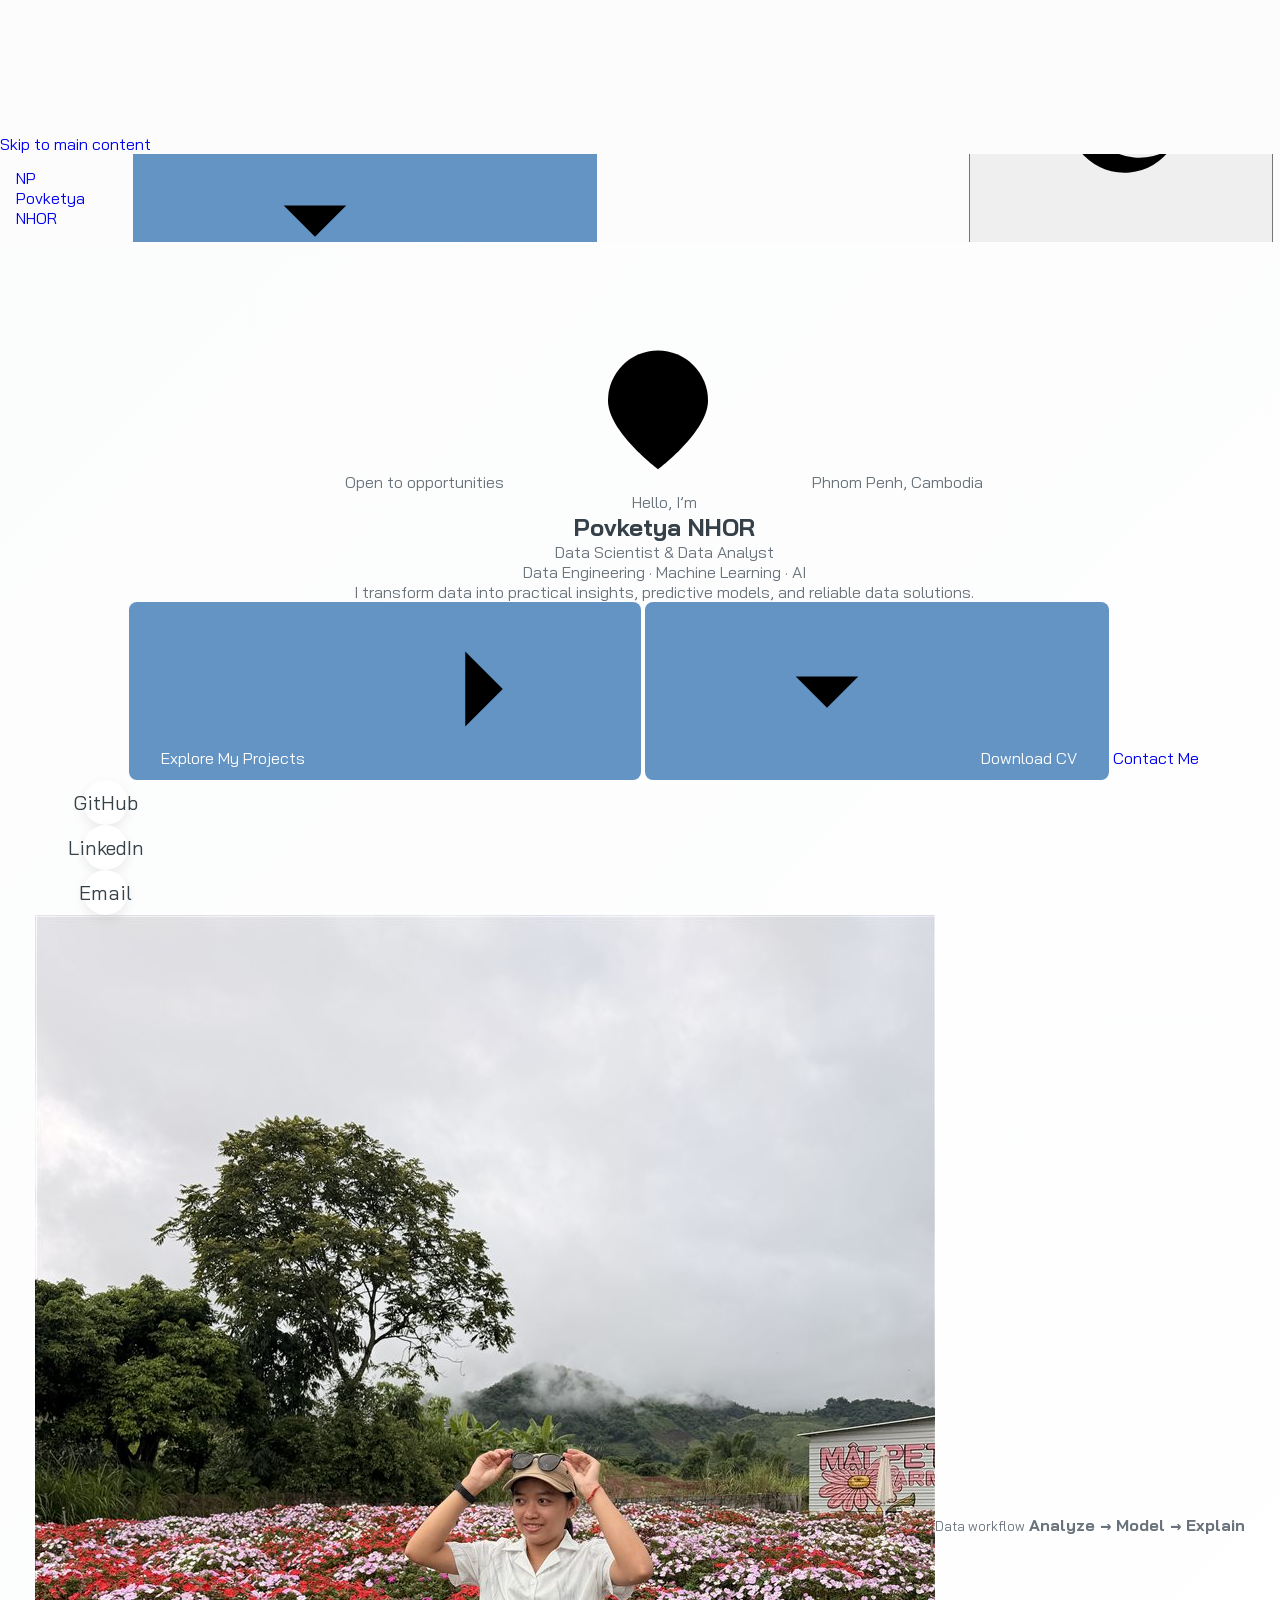
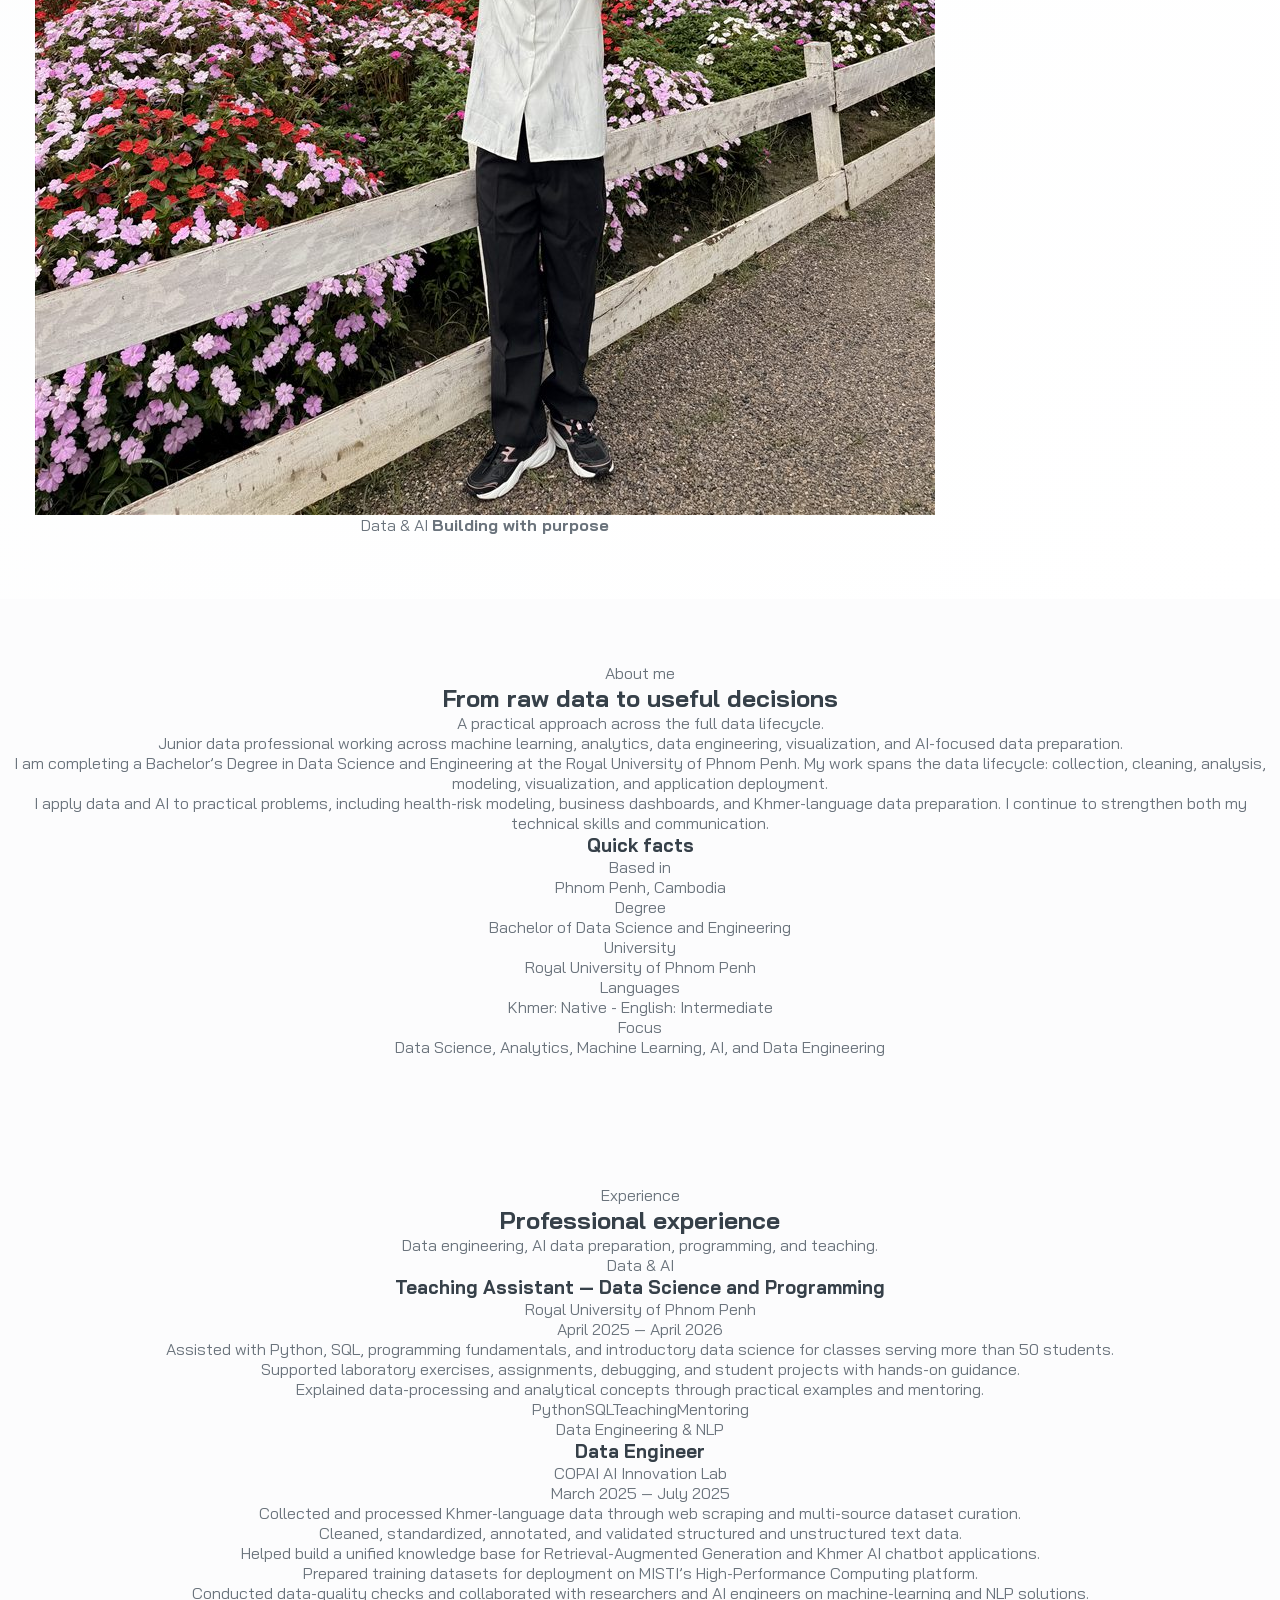
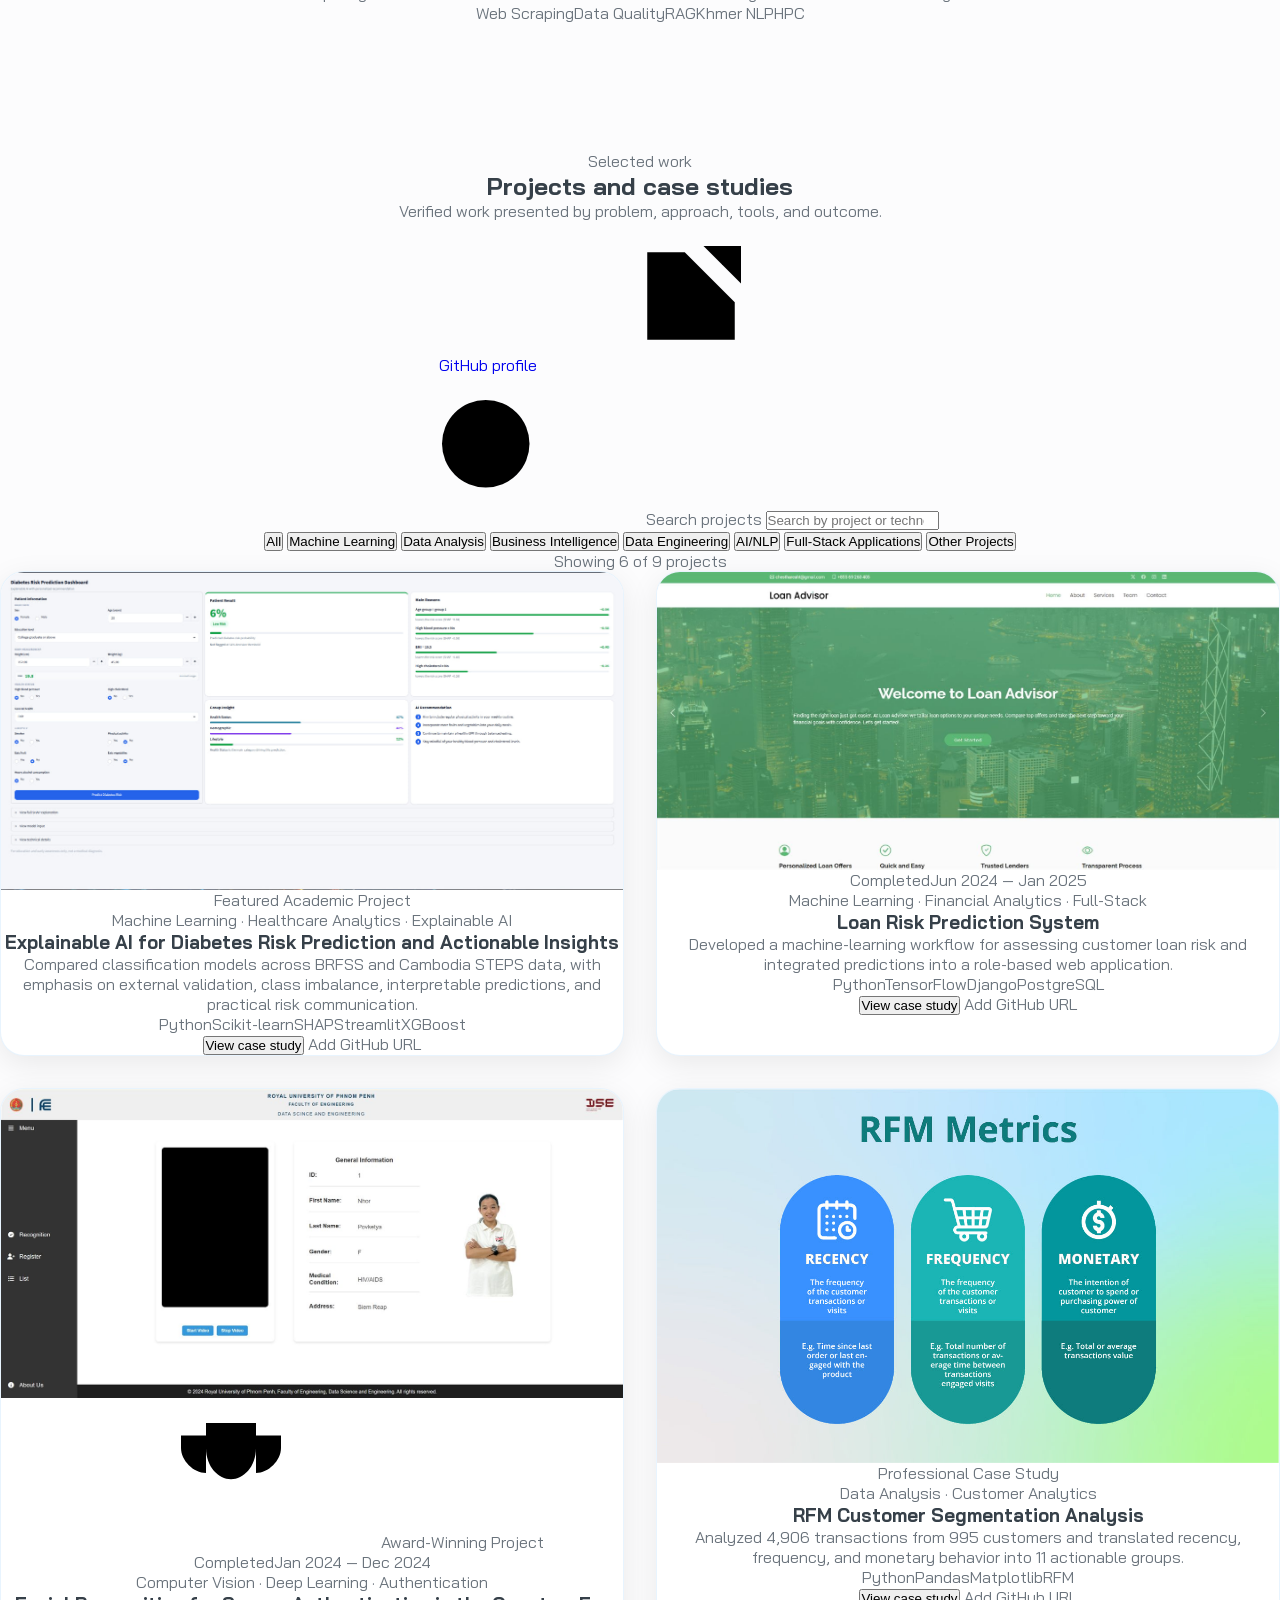
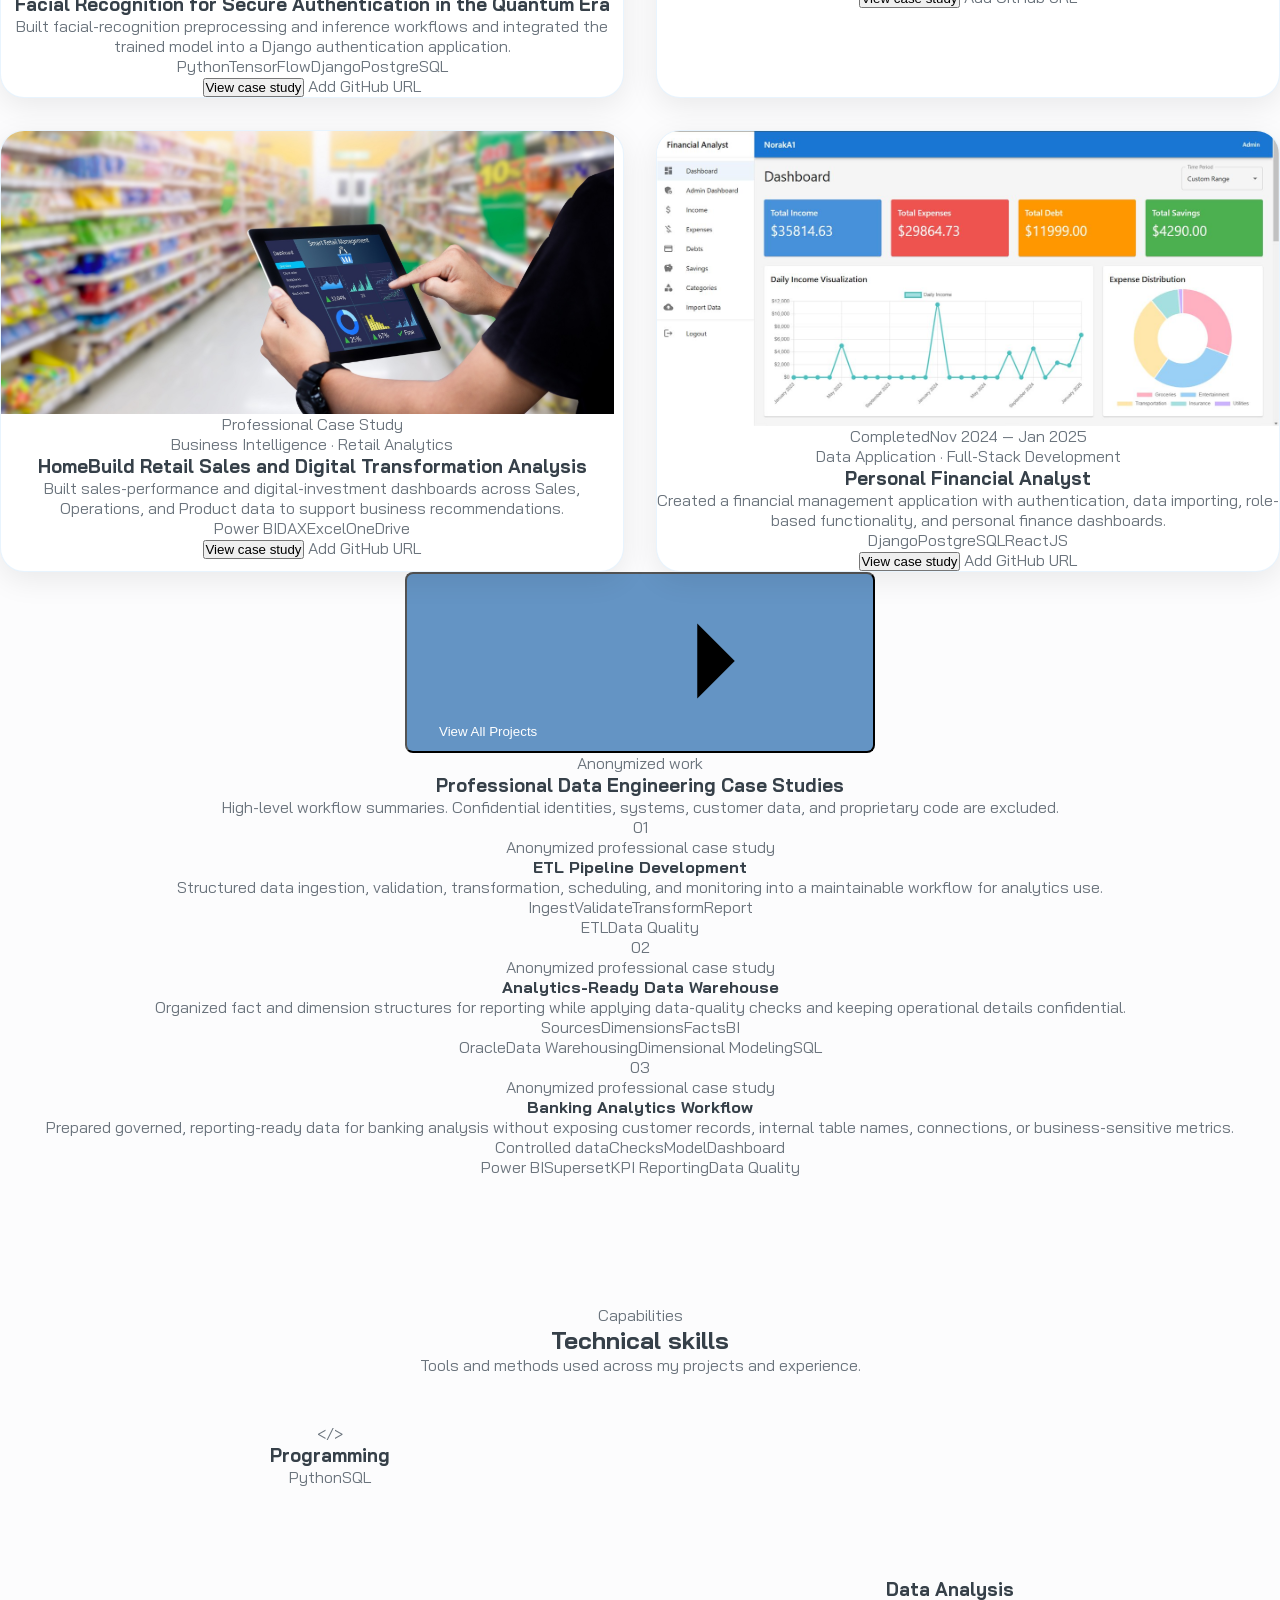
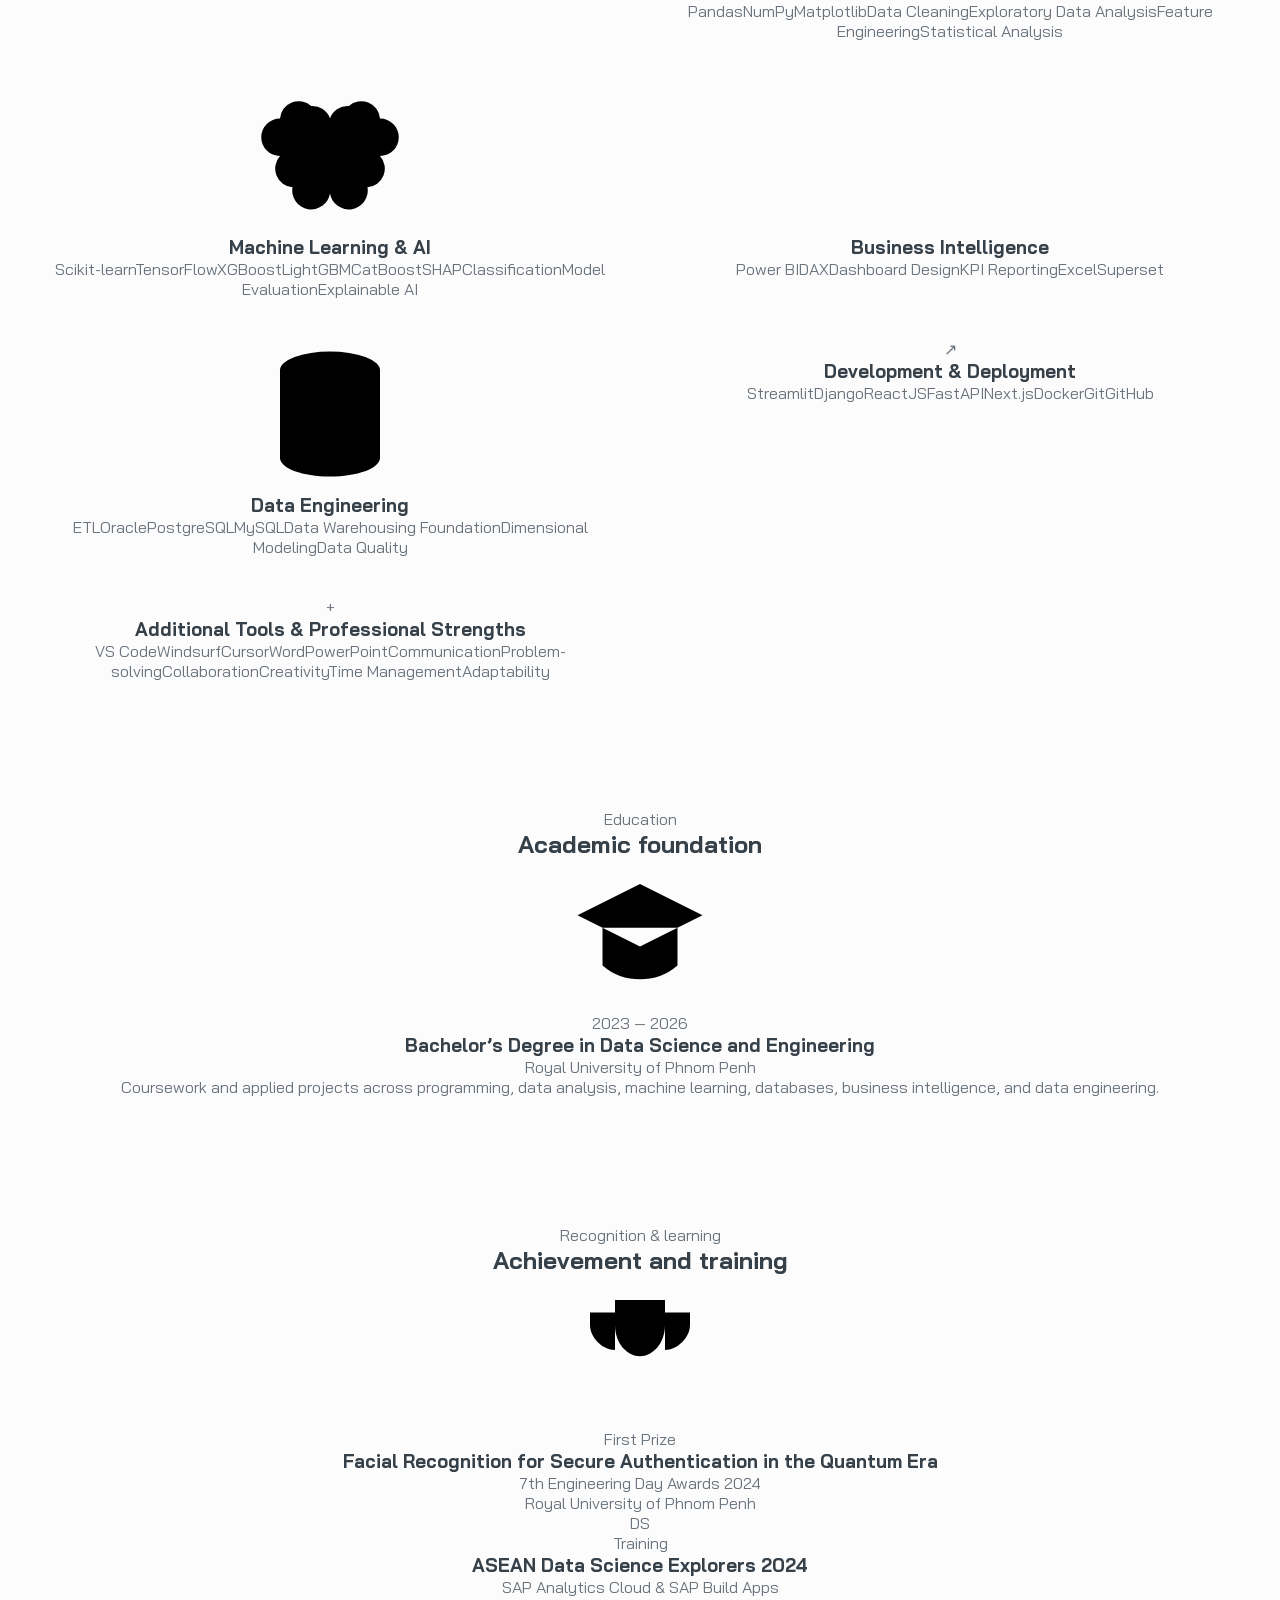
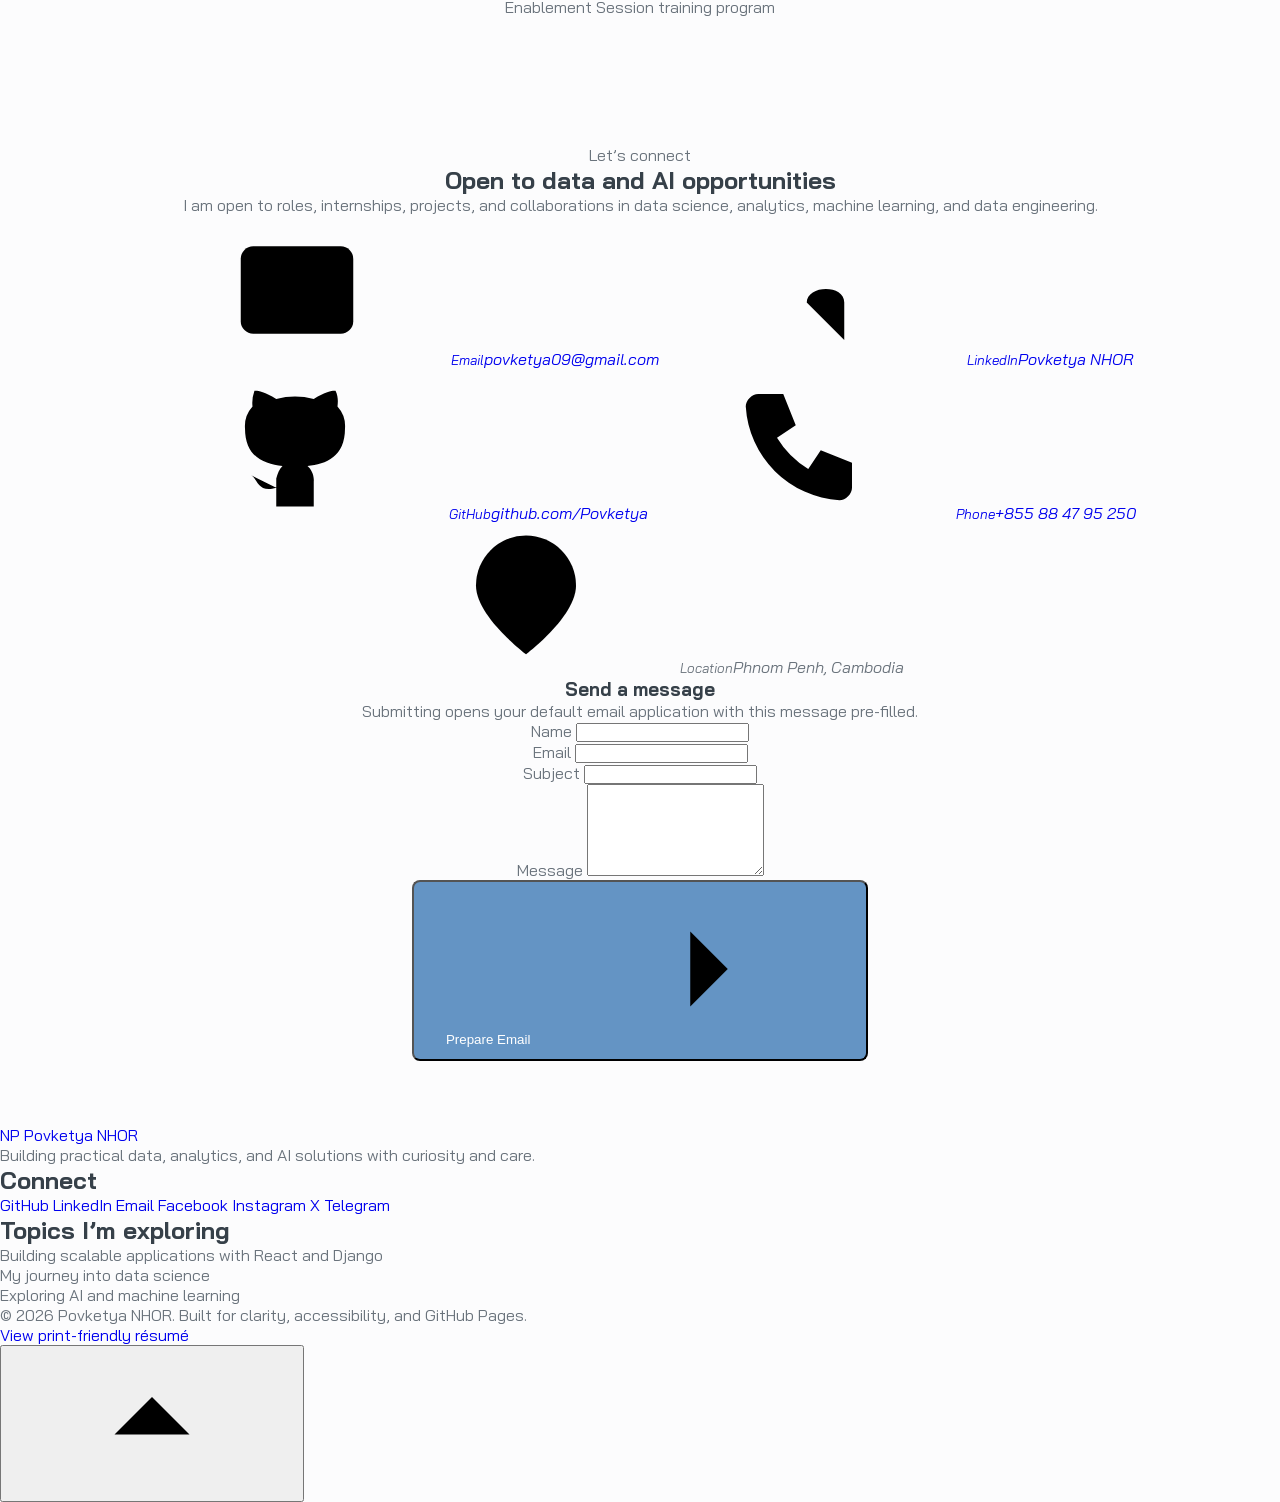
<file: index.html>
<!doctype html>
<html lang="en" data-theme="light">
<head>
  <meta charset="utf-8">
  <meta name="viewport" content="width=device-width, initial-scale=1">
  <meta name="theme-color" content="#f8fafc">
  <meta name="color-scheme" content="light dark">
  <title>Povketya NHOR | Data Scientist, Data Analyst &amp; Data Engineer</title>
  <meta name="description" content="Portfolio of Povketya NHOR, a data professional from Cambodia specializing in machine learning, data analysis, business intelligence, explainable AI, and data engineering.">
  <meta name="author" content="Povketya NHOR">
  <meta name="robots" content="index, follow">
  <link rel="canonical" href="https://povketya.github.io/ketyanhor/">
  <link rel="icon" href="favicon.svg" type="image/svg+xml">
  <link rel="manifest" href="site.webmanifest">
  <link rel="preconnect" href="https://fonts.googleapis.com">
  <link rel="preconnect" href="https://fonts.gstatic.com" crossorigin>
  <link href="https://fonts.googleapis.com/css2?family=Plus+Jakarta+Sans:wght@400;500;600&amp;display=swap" rel="stylesheet">
  <link rel="stylesheet" href="style.css">

  <meta property="og:type" content="website">
  <meta property="og:locale" content="en_US">
  <meta property="og:title" content="Povketya NHOR | Data Scientist, Data Analyst &amp; Data Engineer">
  <meta property="og:description" content="Machine learning, analytics, business intelligence, and data engineering portfolio by Povketya NHOR.">
  <meta property="og:url" content="https://povketya.github.io/ketyanhor/">
  <meta property="og:image" content="https://povketya.github.io/ketyanhor/img/profile3-optimized.jpg">
  <meta property="og:image:alt" content="Portrait of Povketya NHOR">
  <meta name="twitter:card" content="summary_large_image">

  <script type="application/ld+json">
  {
    "@context": "https://schema.org",
    "@type": "Person",
    "name": "Povketya NHOR",
    "url": "https://povketya.github.io/ketyanhor/",
    "image": "https://povketya.github.io/ketyanhor/img/profile3-optimized.jpg",
    "jobTitle": "Data Scientist and Data Analyst",
    "description": "Junior data professional working across machine learning, analytics, business intelligence, and data engineering.",
    "address": {
      "@type": "PostalAddress",
      "addressLocality": "Phnom Penh",
      "addressCountry": "Cambodia"
    },
    "alumniOf": {
      "@type": "CollegeOrUniversity",
      "name": "Royal University of Phnom Penh"
    },
    "sameAs": [
      "https://github.com/Povketya",
      "https://www.linkedin.com/in/nhor-povketya-532870310/"
    ]
  }
  </script>
</head>
<body>
  <a class="skip-link" href="#main-content">Skip to main content</a>

  <svg class="svg-sprite" aria-hidden="true" focusable="false">
    <symbol id="icon-menu" viewBox="0 0 24 24"><path d="M4 7h16M4 12h16M4 17h16"/></symbol>
    <symbol id="icon-close" viewBox="0 0 24 24"><path d="m6 6 12 12M18 6 6 18"/></symbol>
    <symbol id="icon-arrow" viewBox="0 0 24 24"><path d="M5 12h14m-6-6 6 6-6 6"/></symbol>
    <symbol id="icon-download" viewBox="0 0 24 24"><path d="M12 3v12m-5-5 5 5 5-5M5 21h14"/></symbol>
    <symbol id="icon-external" viewBox="0 0 24 24"><path d="M14 4h6v6m0-6-9 9M19 13v6H5V5h6"/></symbol>
    <symbol id="icon-search" viewBox="0 0 24 24"><circle cx="11" cy="11" r="7"/><path d="m16.5 16.5 4 4"/></symbol>
    <symbol id="icon-github" viewBox="0 0 24 24"><path d="M15 22v-4c.1-1-.4-2-1-2.5 3-.3 6-1.5 6-6A4.7 4.7 0 0 0 18.8 6c.1-.8.1-1.7-.3-2.5 0 0-1-.3-3.5 1.3a12 12 0 0 0-6 0C6.5 3.2 5.5 3.5 5.5 3.5A5.6 5.6 0 0 0 5.2 6 4.7 4.7 0 0 0 4 9.5c0 4.5 3 5.7 6 6-.5.5-.8 1.2-1 2v4.5M9 19c-3 .9-3-1.5-4-2"/></symbol>
    <symbol id="icon-linkedin" viewBox="0 0 24 24"><path d="M7 9v11M7 5v.01M11 20V9m0 5c0-2.8 6-3 6 0v6M4 9h6M4 20h6"/></symbol>
    <symbol id="icon-mail" viewBox="0 0 24 24"><rect x="3" y="5" width="18" height="14" rx="2"/><path d="m4 7 8 6 8-6"/></symbol>
    <symbol id="icon-map" viewBox="0 0 24 24"><path d="M20 10c0 5-8 11-8 11S4 15 4 10a8 8 0 1 1 16 0Z"/><circle cx="12" cy="10" r="2.5"/></symbol>
    <symbol id="icon-phone" viewBox="0 0 24 24"><path d="M5 4h4l2 5-3 2a15 15 0 0 0 5 5l2-3 5 2v4c0 1-1 2-2 2A16 16 0 0 1 3 6c0-1 1-2 2-2Z"/></symbol>
    <symbol id="icon-chart" viewBox="0 0 24 24"><path d="M4 20V10m6 10V4m6 16v-7m4 7H2"/></symbol>
    <symbol id="icon-database" viewBox="0 0 24 24"><ellipse cx="12" cy="5" rx="8" ry="3"/><path d="M4 5v7c0 1.7 3.6 3 8 3s8-1.3 8-3V5M4 12v7c0 1.7 3.6 3 8 3s8-1.3 8-3v-7"/></symbol>
    <symbol id="icon-brain" viewBox="0 0 24 24"><path d="M9 4a3 3 0 0 0-5 2 3 3 0 0 0 0 6 3 3 0 0 0 2 5 3 3 0 0 0 6 1V6a3 3 0 0 0-3-2Zm6 0a3 3 0 0 1 5 2 3 3 0 0 1 0 6 3 3 0 0 1-2 5 3 3 0 0 1-6 1V6a3 3 0 0 1 3-2Z"/></symbol>
    <symbol id="icon-trophy" viewBox="0 0 24 24"><path d="M8 4h8v4c0 3-2 5-4 5s-4-2-4-5V4Zm4 9v4m-4 4h8m-6-4h4M8 6H4v2c0 2 2 4 4 4m8-6h4v2c0 2-2 4-4 4"/></symbol>
    <symbol id="icon-education" viewBox="0 0 24 24"><path d="m2 9 10-5 10 5-10 5L2 9Zm4 2v6c3 3 9 3 12 0v-6m4-2v7"/></symbol>
    <symbol id="icon-sun" viewBox="0 0 24 24"><circle cx="12" cy="12" r="4"/><path d="M12 2v2m0 16v2M4.9 4.9l1.4 1.4m11.4 11.4 1.4 1.4M2 12h2m16 0h2M4.9 19.1l1.4-1.4M17.7 6.3l1.4-1.4"/></symbol>
    <symbol id="icon-moon" viewBox="0 0 24 24"><path d="M20 16.5A9 9 0 0 1 7.5 4 9 9 0 1 0 20 16.5Z"/></symbol>
    <symbol id="icon-top" viewBox="0 0 24 24"><path d="m6 14 6-6 6 6"/></symbol>
  </svg>

  <header class="site-header" id="site-header">
    <nav class="nav container" aria-label="Primary navigation">
      <a class="brand" href="#home" aria-label="Povketya NHOR — home">
        <span class="brand__mark" aria-hidden="true">NP</span>
        <span class="brand__text">Povketya NHOR</span>
      </a>

      <div class="nav__panel" id="nav-panel">
        <ul class="nav__list">
          <li><a class="nav__link active" href="#home">Home</a></li>
          <li><a class="nav__link" href="#about">About</a></li>
          <li><a class="nav__link" href="#experience">Experience</a></li>
          <li><a class="nav__link" href="#projects">Projects</a></li>
          <li><a class="nav__link" href="#skills">Skills</a></li>
          <li><a class="nav__link" href="#education">Education</a></li>
          <li><a class="nav__link" href="#achievements">Achievements</a></li>
          <li><a class="nav__link" href="#contact">Contact</a></li>
        </ul>
        <a class="button button--small nav__cv" href="Povketya-NHOR-CV.pdf" download>
          <svg class="icon" aria-hidden="true"><use href="#icon-download"></use></svg>
          Download CV
        </a>
      </div>

      <div class="nav__actions">
        <button class="icon-button" id="theme-toggle" type="button" aria-label="Switch to dark theme" title="Switch theme">
          <svg class="icon theme-icon theme-icon--light" aria-hidden="true"><use href="#icon-moon"></use></svg>
          <svg class="icon theme-icon theme-icon--dark" aria-hidden="true"><use href="#icon-sun"></use></svg>
        </button>
        <button class="icon-button nav__toggle" id="nav-toggle" type="button" aria-controls="nav-panel" aria-expanded="false" aria-label="Open navigation menu">
          <svg class="icon nav-icon--menu" aria-hidden="true"><use href="#icon-menu"></use></svg>
          <svg class="icon nav-icon--close" aria-hidden="true"><use href="#icon-close"></use></svg>
        </button>
      </div>
    </nav>
  </header>

  <main id="main-content">
    <section class="hero section" id="home" aria-labelledby="hero-title">
      <div class="hero__grid-bg" aria-hidden="true"></div>
      <div class="container hero__layout">
        <div class="hero__content reveal">
          <div class="eyebrow-row">
            <span class="availability"><span aria-hidden="true"></span>Open to opportunities</span>
            <span class="location-inline">
              <svg class="icon" aria-hidden="true"><use href="#icon-map"></use></svg>
              Phnom Penh, Cambodia
            </span>
          </div>
          <p class="hero__kicker">Hello, I’m</p>
          <h1 id="hero-title">Povketya NHOR</h1>
          <p class="hero__role">Data Scientist <span aria-hidden="true">&amp;</span> Data Analyst</p>
          <p class="hero__supporting">Data Engineering <span aria-hidden="true">·</span> Machine Learning <span aria-hidden="true">·</span> AI</p>
          <p class="hero__lead">I transform data into practical insights, predictive models, and reliable data solutions.</p>

          <div class="hero__actions">
            <a class="button" href="#projects">
              Explore My Projects
              <svg class="icon" aria-hidden="true"><use href="#icon-arrow"></use></svg>
            </a>
            <a class="button button--secondary" href="Povketya-NHOR-CV.pdf" download>
              <svg class="icon" aria-hidden="true"><use href="#icon-download"></use></svg>
              Download CV
            </a>
            <a class="text-link" href="#contact">Contact Me</a>
          </div>

          <div class="social-row" aria-label="Professional profiles">
            <a class="social-link" href="https://github.com/Povketya" target="_blank" rel="noopener noreferrer" aria-label="GitHub profile">
              <svg class="icon" aria-hidden="true"><use href="#icon-github"></use></svg>
              <span>GitHub</span>
            </a>
            <a class="social-link" href="https://www.linkedin.com/in/nhor-povketya-532870310/" target="_blank" rel="noopener noreferrer" aria-label="LinkedIn profile">
              <svg class="icon" aria-hidden="true"><use href="#icon-linkedin"></use></svg>
              <span>LinkedIn</span>
            </a>
            <a class="social-link" href="mailto:povketya09@gmail.com" aria-label="Email Povketya NHOR">
              <svg class="icon" aria-hidden="true"><use href="#icon-mail"></use></svg>
              <span>Email</span>
            </a>
          </div>
        </div>

        <div class="hero__visual reveal" aria-label="Portrait and data disciplines">
          <div class="portrait-frame">
            <div class="portrait-frame__dots" aria-hidden="true"></div>
            <img src="img/profile3-optimized.jpg" width="900" height="1200" alt="Povketya NHOR standing in a flower garden" fetchpriority="high">
            <div class="portrait-frame__label">
              <span>Data &amp; AI</span>
              <strong>Building with purpose</strong>
            </div>
          </div>
          <div class="workflow-card" aria-hidden="true">
            <span class="workflow-card__signal"></span>
            <span>
              <small>Data workflow</small>
              <strong>Analyze → Model → Explain</strong>
            </span>
          </div>
        </div>
      </div>
    </section>

    <section class="section section--soft" id="about" aria-labelledby="about-title">
      <div class="container">
        <div class="section-heading reveal">
          <p class="eyebrow">About me</p>
          <h2 id="about-title">From raw data to useful decisions</h2>
          <p>A practical approach across the full data lifecycle.</p>
        </div>

        <div class="about-grid">
          <div class="about-copy reveal">
            <p class="about-copy__lead">Junior data professional working across machine learning, analytics, data engineering, visualization, and AI-focused data preparation.</p>
            <p>I am completing a Bachelor’s Degree in Data Science and Engineering at the Royal University of Phnom Penh. My work spans the data lifecycle: collection, cleaning, analysis, modeling, visualization, and application deployment.</p>
            <p>I apply data and AI to practical problems, including health-risk modeling, business dashboards, and Khmer-language data preparation. I continue to strengthen both my technical skills and communication.</p>
          </div>

          <aside class="quick-facts reveal" aria-labelledby="facts-title">
            <h3 id="facts-title">Quick facts</h3>
            <dl>
              <div><dt>Based in</dt><dd>Phnom Penh, Cambodia</dd></div>
              <div><dt>Degree</dt><dd>Bachelor of Data Science and Engineering</dd></div>
              <div><dt>University</dt><dd>Royal University of Phnom Penh</dd></div>
              <div><dt>Languages</dt><dd>Khmer: Native - English: Intermediate</dd></div>
              <div><dt>Focus</dt><dd>Data Science, Analytics, Machine Learning, AI, and Data Engineering</dd></div>
            </dl>
          </aside>
        </div>
      </div>
    </section>

    <section class="section" id="experience" aria-labelledby="experience-title">
      <div class="container">
        <div class="section-heading reveal">
          <p class="eyebrow">Experience</p>
          <h2 id="experience-title">Professional experience</h2>
          <p>Data engineering, AI data preparation, programming, and teaching.</p>
        </div>

        <div class="timeline">
          <article class="timeline-item reveal">
            <div class="timeline-item__marker" aria-hidden="true"></div>
            <div class="timeline-card">
              <div class="timeline-card__topline">
                <div>
                  <p class="timeline-card__type">Data &amp; AI</p>
                  <h3>Teaching Assistant — Data Science and Programming</h3>
                  <p class="timeline-card__org">Royal University of Phnom Penh</p>
                </div>
                <time datetime="2025-04/2026-04">April 2025 — April 2026</time>
              </div>
              <ul class="check-list">
                <li>Assisted with Python, SQL, programming fundamentals, and introductory data science for classes serving more than 50 students.</li>
                <li>Supported laboratory exercises, assignments, debugging, and student projects with hands-on guidance.</li>
                <li>Explained data-processing and analytical concepts through practical examples and mentoring.</li>
              </ul>
              <div class="tag-list"><span>Python</span><span>SQL</span><span>Teaching</span><span>Mentoring</span></div>
            </div>
          </article>

          <article class="timeline-item reveal">
            <div class="timeline-item__marker" aria-hidden="true"></div>
            <div class="timeline-card timeline-card--featured">
              <div class="timeline-card__topline">
                <div>
                  <p class="timeline-card__type">Data Engineering &amp; NLP</p>
                  <h3>Data Engineer</h3>
                  <p class="timeline-card__org">COPAI AI Innovation Lab</p>
                </div>
                <time datetime="2025-03/2025-07">March 2025 — July 2025</time>
              </div>
              <ul class="check-list">
                <li>Collected and processed Khmer-language data through web scraping and multi-source dataset curation.</li>
                <li>Cleaned, standardized, annotated, and validated structured and unstructured text data.</li>
                <li>Helped build a unified knowledge base for Retrieval-Augmented Generation and Khmer AI chatbot applications.</li>
                <li>Prepared training datasets for deployment on MISTI’s High-Performance Computing platform.</li>
                <li>Conducted data-quality checks and collaborated with researchers and AI engineers on machine-learning and NLP solutions.</li>
              </ul>
              <div class="tag-list"><span>Web Scraping</span><span>Data Quality</span><span>RAG</span><span>Khmer NLP</span><span>HPC</span></div>
            </div>
          </article>

        </div>
      </div>
    </section>

    <section class="section section--soft" id="projects" aria-labelledby="projects-title">
      <div class="container">
        <div class="section-heading section-heading--split reveal">
          <div>
            <p class="eyebrow">Selected work</p>
            <h2 id="projects-title">Projects and case studies</h2>
            <p>Verified work presented by problem, approach, tools, and outcome.</p>
          </div>
          <a class="text-link text-link--arrow" href="https://github.com/Povketya" target="_blank" rel="noopener noreferrer">
            GitHub profile
            <svg class="icon" aria-hidden="true"><use href="#icon-external"></use></svg>
          </a>
        </div>

        <div class="project-controls reveal" aria-label="Project controls">
          <div class="project-search">
            <svg class="icon" aria-hidden="true"><use href="#icon-search"></use></svg>
            <label class="sr-only" for="project-search">Search projects</label>
            <input id="project-search" type="search" placeholder="Search by project or technology" autocomplete="off">
          </div>
          <div class="filter-list" role="group" aria-label="Filter projects by category">
            <button class="filter-button active" type="button" data-filter="all" aria-pressed="true">All</button>
            <button class="filter-button" type="button" data-filter="machine-learning" aria-pressed="false">Machine Learning</button>
            <button class="filter-button" type="button" data-filter="data-analysis" aria-pressed="false">Data Analysis</button>
            <button class="filter-button" type="button" data-filter="business-intelligence" aria-pressed="false">Business Intelligence</button>
            <button class="filter-button" type="button" data-filter="data-engineering" aria-pressed="false">Data Engineering</button>
            <button class="filter-button" type="button" data-filter="ai-nlp" aria-pressed="false">AI/NLP</button>
            <button class="filter-button" type="button" data-filter="full-stack" aria-pressed="false">Full-Stack Applications</button>
            <button class="filter-button" type="button" data-filter="other" aria-pressed="false">Other Projects</button>
          </div>
          <p class="project-results" id="project-results" aria-live="polite">Showing 6 of 9 projects</p>
        </div>

        <div class="projects-grid" id="projects-grid">
          <article class="project-card project-card--featured reveal" data-category="machine-learning,data-analysis,ai-nlp" data-keywords="diabetes healthcare explainable ai xai brfss cambodia steps python pandas numpy scikit-learn xgboost lightgbm catboost shap streamlit" data-extra="false">
            <div class="project-media">
              <img src="img/diabetes-xai.jpg" width="1280" height="655" alt="Explainable diabetes risk prediction dashboard showing patient inputs, predicted risk, SHAP reasons, group insights, and recommendations" loading="lazy" decoding="async">
            </div>
            <div class="project-card__body">
              <div class="project-meta">
                <span class="badge badge--accent">Featured</span>
                <span class="badge">Academic Project</span>
              </div>
              <p class="project-category">Machine Learning · Healthcare Analytics · Explainable AI</p>
              <h3>Explainable AI for Diabetes Risk Prediction and Actionable Insights</h3>
              <p>Compared classification models across BRFSS and Cambodia STEPS data, with emphasis on external validation, class imbalance, interpretable predictions, and practical risk communication.</p>
              <div class="tag-list"><span>Python</span><span>Scikit-learn</span><span>SHAP</span><span>Streamlit</span><span>XGBoost</span></div>
              <div class="project-card__actions">
                <button class="text-link dialog-trigger" type="button" data-dialog="diabetes-dialog">View case study</button>
                <span class="placeholder-link">Add GitHub URL</span>
              </div>
            </div>
          </article>

          <article class="project-card reveal" data-category="machine-learning,full-stack" data-keywords="loan risk prediction financial analytics tensorflow django postgresql python full stack" data-extra="false">
            <div class="project-media">
              <img src="img/loan-optimized.jpg" width="1400" height="671" alt="Loan Prediction System web application interface" loading="lazy" decoding="async">
            </div>
            <div class="project-card__body">
              <div class="project-meta"><span class="badge">Completed</span><span class="project-date">Jun 2024 — Jan 2025</span></div>
              <p class="project-category">Machine Learning · Financial Analytics · Full-Stack</p>
              <h3>Loan Risk Prediction System</h3>
              <p>Developed a machine-learning workflow for assessing customer loan risk and integrated predictions into a role-based web application.</p>
              <div class="tag-list"><span>Python</span><span>TensorFlow</span><span>Django</span><span>PostgreSQL</span></div>
              <div class="project-card__actions">
                <button class="text-link dialog-trigger" type="button" data-dialog="loan-dialog">View case study</button>
                <span class="placeholder-link">Add GitHub URL</span>
              </div>
            </div>
          </article>

          <article class="project-card project-card--award reveal" data-category="machine-learning,full-stack" data-keywords="facial recognition secure authentication quantum era computer vision deep learning tensorflow django postgresql award" data-extra="false">
            <div class="project-media">
              <img src="img/face-optimized.jpg" width="1400" height="695" alt="Facial Recognition Authentication application interface" loading="lazy" decoding="async">
              <span class="award-ribbon"><svg class="icon" aria-hidden="true"><use href="#icon-trophy"></use></svg>Award-Winning Project</span>
            </div>
            <div class="project-card__body">
              <div class="project-meta"><span class="badge">Completed</span><span class="project-date">Jan 2024 — Dec 2024</span></div>
              <p class="project-category">Computer Vision · Deep Learning · Authentication</p>
              <h3>Facial Recognition for Secure Authentication in the Quantum Era</h3>
              <p>Built facial-recognition preprocessing and inference workflows and integrated the trained model into a Django authentication application.</p>
              <div class="tag-list"><span>Python</span><span>TensorFlow</span><span>Django</span><span>PostgreSQL</span></div>
              <div class="project-card__actions">
                <button class="text-link dialog-trigger" type="button" data-dialog="face-dialog">View case study</button>
                <span class="placeholder-link">Add GitHub URL</span>
              </div>
            </div>
          </article>

          <article class="project-card reveal" data-category="data-analysis" data-keywords="rfm customer segmentation customer analytics business case study python pandas matplotlib recency frequency monetary transactions" data-extra="false">
            <div class="project-media">
              <img src="img/rfm-customer-segmentation.jpg" width="1201" height="721" alt="RFM metrics visual explaining recency, frequency, and monetary customer measures" loading="lazy" decoding="async">
            </div>
            <div class="project-card__body">
              <div class="project-meta"><span class="badge badge--business">Professional Case Study</span></div>
              <p class="project-category">Data Analysis · Customer Analytics</p>
              <h3>RFM Customer Segmentation Analysis</h3>
              <p>Analyzed 4,906 transactions from 995 customers and translated recency, frequency, and monetary behavior into 11 actionable groups.</p>
              <div class="tag-list"><span>Python</span><span>Pandas</span><span>Matplotlib</span><span>RFM</span></div>
              <div class="project-card__actions">
                <button class="text-link dialog-trigger" type="button" data-dialog="rfm-dialog">View case study</button>
                <span class="placeholder-link">Add GitHub URL</span>
              </div>
            </div>
          </article>

          <article class="project-card reveal" data-category="business-intelligence,data-analysis" data-keywords="homebuild retail sales digital transformation power bi dax excel onedrive bakong dashboard business intelligence" data-extra="false">
            <div class="project-media">
              <img src="img/homebuild.png" width="613" height="283" alt="Retail professional viewing a sales dashboard on a tablet, representing the HomeBuild retail analysis project" loading="lazy" decoding="async">
            </div>
            <div class="project-card__body">
              <div class="project-meta"><span class="badge badge--business">Professional Case Study</span></div>
              <p class="project-category">Business Intelligence · Retail Analytics</p>
              <h3>HomeBuild Retail Sales and Digital Transformation Analysis</h3>
              <p>Built sales-performance and digital-investment dashboards across Sales, Operations, and Product data to support business recommendations.</p>
              <div class="tag-list"><span>Power BI</span><span>DAX</span><span>Excel</span><span>OneDrive</span></div>
              <div class="project-card__actions">
                <button class="text-link dialog-trigger" type="button" data-dialog="homebuild-dialog">View case study</button>
                <span class="placeholder-link">Add GitHub URL</span>
              </div>
            </div>
          </article>

          <article class="project-card reveal" data-category="full-stack" data-keywords="personal financial analyst finance django postgresql reactjs authentication dashboard income expenses debt savings" data-extra="false">
            <div class="project-media">
              <img src="img/personalfinance-optimized.jpg" width="1400" height="663" alt="Personal Financial Analyst dashboard interface" loading="lazy" decoding="async">
            </div>
            <div class="project-card__body">
              <div class="project-meta"><span class="badge">Completed</span><span class="project-date">Nov 2024 — Jan 2025</span></div>
              <p class="project-category">Data Application · Full-Stack Development</p>
              <h3>Personal Financial Analyst</h3>
              <p>Created a financial management application with authentication, data importing, role-based functionality, and personal finance dashboards.</p>
              <div class="tag-list"><span>Django</span><span>PostgreSQL</span><span>ReactJS</span></div>
              <div class="project-card__actions">
                <button class="text-link dialog-trigger" type="button" data-dialog="finance-dialog">View case study</button>
                <span class="placeholder-link">Add GitHub URL</span>
              </div>
            </div>
          </article>

          <article class="project-card reveal" data-category="full-stack,other" data-keywords="diamond shop management ecommerce pawn fastapi nextjs postgresql docker web application" data-extra="true" hidden>
            <div class="project-media">
              <img src="img/diamond-optimized.jpg" width="1400" height="667" alt="Diamond Shop Management System application interface" loading="lazy" decoding="async">
            </div>
            <div class="project-card__body">
              <div class="project-meta"><span class="badge">Completed</span><span class="project-date">Dec 2024 — Feb 2025</span></div>
              <p class="project-category">Software &amp; Web Application · Other Project</p>
              <h3>Diamond Shop Management System</h3>
              <p>Integrated e-commerce and pawn-transaction management with customer and administrator access, dashboard monitoring, and containerized deployment.</p>
              <div class="tag-list"><span>FastAPI</span><span>Next.js</span><span>PostgreSQL</span><span>Docker</span></div>
              <div class="project-card__actions">
                <button class="text-link dialog-trigger" type="button" data-dialog="diamond-dialog">View case study</button>
                <span class="placeholder-link">Add GitHub URL</span>
              </div>
            </div>
          </article>

          <article class="project-card reveal" data-category="business-intelligence,data-analysis,other" data-keywords="performance tracker dashboard sales budget growth segment category data visualization early project" data-extra="true" hidden>
            <div class="project-media">
              <img src="img/daskboard-optimized.jpg" width="1400" height="671" alt="Performance Tracker dashboard showing sales, budget, growth, segments, categories, and monthly trends" loading="lazy" decoding="async">
            </div>
            <div class="project-card__body">
              <div class="project-meta"><span class="badge">Completed</span></div>
              <p class="project-category">Business Intelligence · Early Project</p>
              <h3>Performance Tracker Dashboard</h3>
              <p>Created a dashboard view for comparing year-to-date sales, budget, yearly growth, category and segment performance, and monthly trends.</p>
              <div class="tag-list"><span>Dashboard Design</span><span>Data Visualization</span><span>Add project technologies</span></div>
              <div class="project-card__actions">
                <button class="text-link dialog-trigger" type="button" data-dialog="tracker-dialog">View details</button>
                <span class="placeholder-link">Add project URL</span>
              </div>
            </div>
          </article>

          <article class="project-card reveal" data-category="full-stack,other" data-keywords="peter tech web store ecommerce products categories search login register cart early project" data-extra="true" hidden>
            <div class="project-media">
              <img src="img/ecomus-optimized.jpg" width="1400" height="671" alt="PETER TECH web store product listing interface" loading="lazy" decoding="async">
            </div>
            <div class="project-card__body">
              <div class="project-meta"><span class="badge">Completed</span></div>
              <p class="project-category">Software &amp; Web Application · Early Project</p>
              <h3>PETER TECH Web Store</h3>
              <p>Built a product-store interface with product and category browsing, search, account actions, product details, and a shopping cart.</p>
              <div class="tag-list"><span>Web Development</span><span>E-commerce</span><span>Add project technologies</span></div>
              <div class="project-card__actions">
                <button class="text-link dialog-trigger" type="button" data-dialog="webstore-dialog">View details</button>
                <span class="placeholder-link">Add project URL</span>
              </div>
            </div>
          </article>
        </div>

        <div class="view-all-wrap reveal">
          <button class="button button--secondary" id="view-all-projects" type="button" aria-expanded="false">
            View All Projects
            <svg class="icon" aria-hidden="true"><use href="#icon-arrow"></use></svg>
          </button>
        </div>

        <section class="case-studies" aria-labelledby="case-studies-title">
          <div class="case-studies__heading reveal">
            <p class="eyebrow">Anonymized work</p>
            <h3 id="case-studies-title">Professional Data Engineering Case Studies</h3>
            <p>High-level workflow summaries. Confidential identities, systems, customer data, and proprietary code are excluded.</p>
          </div>
          <div class="case-study-grid">
            <article class="case-study-card reveal">
              <span class="case-study-card__number">01</span>
              <p class="case-study-card__type">Anonymized professional case study</p>
              <h4>ETL Pipeline Development</h4>
              <p>Structured data ingestion, validation, transformation, scheduling, and monitoring into a maintainable workflow for analytics use.</p>
              <div class="pipeline" aria-label="Pipeline: ingest, validate, transform, warehouse, report">
                <span>Ingest</span><i aria-hidden="true"></i><span>Validate</span><i aria-hidden="true"></i><span>Transform</span><i aria-hidden="true"></i><span>Report</span>
              </div>
              <div class="tag-list"><span>ETL</span><span>Data Quality</span></div>
            </article>
            <article class="case-study-card reveal">
              <span class="case-study-card__number">02</span>
              <p class="case-study-card__type">Anonymized professional case study</p>
              <h4>Analytics-Ready Data Warehouse</h4>
              <p>Organized fact and dimension structures for reporting while applying data-quality checks and keeping operational details confidential.</p>
              <div class="pipeline" aria-label="Pipeline: sources, dimensions, facts, business intelligence">
                <span>Sources</span><i aria-hidden="true"></i><span>Dimensions</span><i aria-hidden="true"></i><span>Facts</span><i aria-hidden="true"></i><span>BI</span>
              </div>
              <div class="tag-list"><span>Oracle</span><span>Data Warehousing</span><span>Dimensional Modeling</span><span>SQL</span></div>
            </article>
            <article class="case-study-card reveal">
              <span class="case-study-card__number">03</span>
              <p class="case-study-card__type">Anonymized professional case study</p>
              <h4>Banking Analytics Workflow</h4>
              <p>Prepared governed, reporting-ready data for banking analysis without exposing customer records, internal table names, connections, or business-sensitive metrics.</p>
              <div class="pipeline" aria-label="Pipeline: controlled data, checks, model, dashboard">
                <span>Controlled data</span><i aria-hidden="true"></i><span>Checks</span><i aria-hidden="true"></i><span>Model</span><i aria-hidden="true"></i><span>Dashboard</span>
              </div>
              <div class="tag-list"><span>Power BI</span><span>Superset</span><span>KPI Reporting</span><span>Data Quality</span></div>
            </article>
          </div>
        </section>
      </div>
    </section>

    <section class="section" id="skills" aria-labelledby="skills-title">
      <div class="container">
        <div class="section-heading reveal">
          <p class="eyebrow">Capabilities</p>
          <h2 id="skills-title">Technical skills</h2>
          <p>Tools and methods used across my projects and experience.</p>
        </div>

        <div class="skills-grid">
          <article class="skill-card reveal">
            <div class="skill-card__icon"><span aria-hidden="true">&lt;/&gt;</span></div>
            <h3>Programming</h3>
            <div class="tag-list"><span>Python</span><span>SQL</span></div>
          </article>
          <article class="skill-card reveal">
            <div class="skill-card__icon"><svg class="icon" aria-hidden="true"><use href="#icon-chart"></use></svg></div>
            <h3>Data Analysis</h3>
            <div class="tag-list"><span>Pandas</span><span>NumPy</span><span>Matplotlib</span><span>Data Cleaning</span><span>Exploratory Data Analysis</span><span>Feature Engineering</span><span>Statistical Analysis</span></div>
          </article>
          <article class="skill-card reveal">
            <div class="skill-card__icon"><svg class="icon" aria-hidden="true"><use href="#icon-brain"></use></svg></div>
            <h3>Machine Learning &amp; AI</h3>
            <div class="tag-list"><span>Scikit-learn</span><span>TensorFlow</span><span>XGBoost</span><span>LightGBM</span><span>CatBoost</span><span>SHAP</span><span>Classification</span><span>Model Evaluation</span><span>Explainable AI</span></div>
          </article>
          <article class="skill-card reveal">
            <div class="skill-card__icon"><svg class="icon" aria-hidden="true"><use href="#icon-chart"></use></svg></div>
            <h3>Business Intelligence</h3>
            <div class="tag-list"><span>Power BI</span><span>DAX</span><span>Dashboard Design</span><span>KPI Reporting</span><span>Excel</span><span>Superset</span></div>
          </article>
          <article class="skill-card reveal">
            <div class="skill-card__icon"><svg class="icon" aria-hidden="true"><use href="#icon-database"></use></svg></div>
            <h3>Data Engineering</h3>
            <div class="tag-list"><span>ETL</span><span>Oracle</span><span>PostgreSQL</span><span>MySQL</span><span>Data Warehousing Foundation</span><span>Dimensional Modeling</span><span>Data Quality</span></div>
          </article>
          <article class="skill-card reveal">
            <div class="skill-card__icon"><span aria-hidden="true">↗</span></div>
            <h3>Development &amp; Deployment</h3>
            <div class="tag-list"><span>Streamlit</span><span>Django</span><span>ReactJS</span><span>FastAPI</span><span>Next.js</span><span>Docker</span><span>Git</span><span>GitHub</span></div>
          </article>
          <article class="skill-card skill-card--wide reveal">
            <div class="skill-card__icon"><span aria-hidden="true">+</span></div>
            <h3>Additional Tools &amp; Professional Strengths</h3>
            <div class="tag-list"><span>VS Code</span><span>Windsurf</span><span>Cursor</span><span>Word</span><span>PowerPoint</span><span>Communication</span><span>Problem-solving</span><span>Collaboration</span><span>Creativity</span><span>Time Management</span><span>Adaptability</span></div>
          </article>
        </div>
      </div>
    </section>

    <section class="section section--soft" id="education" aria-labelledby="education-title">
      <div class="container">
        <div class="section-heading reveal">
          <p class="eyebrow">Education</p>
          <h2 id="education-title">Academic foundation</h2>
        </div>
        <article class="education-card reveal">
          <div class="education-card__icon"><svg class="icon" aria-hidden="true"><use href="#icon-education"></use></svg></div>
          <div>
            <p class="education-card__date">2023 — 2026</p>
            <h3>Bachelor’s Degree in Data Science and Engineering</h3>
            <p class="education-card__school">Royal University of Phnom Penh</p>
            <p>Coursework and applied projects across programming, data analysis, machine learning, databases, business intelligence, and data engineering.</p>
          </div>
        </article>
      </div>
    </section>

    <section class="section" id="achievements" aria-labelledby="achievements-title">
      <div class="container">
        <div class="section-heading reveal">
          <p class="eyebrow">Recognition &amp; learning</p>
          <h2 id="achievements-title">Achievement and training</h2>
        </div>
        <div class="achievement-grid">
          <article class="achievement-card achievement-card--primary reveal">
            <div class="achievement-card__icon"><svg class="icon" aria-hidden="true"><use href="#icon-trophy"></use></svg></div>
            <p class="achievement-card__label">First Prize</p>
            <h3>Facial Recognition for Secure Authentication in the Quantum Era</h3>
            <p>7th Engineering Day Awards 2024</p>
            <p>Royal University of Phnom Penh</p>
          </article>
          <article class="achievement-card reveal">
            <div class="achievement-card__icon">DS</div>
            <p class="achievement-card__label">Training</p>
            <h3>ASEAN Data Science Explorers 2024</h3>
            <p>SAP Analytics Cloud &amp; SAP Build Apps</p>
            <p>Enablement Session training program</p>
          </article>
        </div>
      </div>
    </section>

    <section class="section contact-section" id="contact" aria-labelledby="contact-title">
      <div class="container contact-grid">
        <div class="contact-copy reveal">
          <p class="eyebrow">Let’s connect</p>
          <h2 id="contact-title">Open to data and AI opportunities</h2>
          <p>I am open to roles, internships, projects, and collaborations in data science, analytics, machine learning, and data engineering.</p>

          <address class="contact-list">
            <a href="mailto:povketya09@gmail.com">
              <svg class="icon" aria-hidden="true"><use href="#icon-mail"></use></svg>
              <span><small>Email</small>povketya09@gmail.com</span>
            </a>
            <a href="https://www.linkedin.com/in/nhor-povketya-532870310/" target="_blank" rel="noopener noreferrer">
              <svg class="icon" aria-hidden="true"><use href="#icon-linkedin"></use></svg>
              <span><small>LinkedIn</small>Povketya NHOR</span>
            </a>
            <a href="https://github.com/Povketya" target="_blank" rel="noopener noreferrer">
              <svg class="icon" aria-hidden="true"><use href="#icon-github"></use></svg>
              <span><small>GitHub</small>github.com/Povketya</span>
            </a>
            <a href="tel:+85588479250">
              <svg class="icon" aria-hidden="true"><use href="#icon-phone"></use></svg>
              <span><small>Phone</small>+855 88 47 95 250</span>
            </a>
            <div>
              <svg class="icon" aria-hidden="true"><use href="#icon-map"></use></svg>
              <span><small>Location</small>Phnom Penh, Cambodia</span>
            </div>
          </address>
        </div>

        <form class="contact-form reveal" id="contact-form">
          <div class="contact-form__heading">
            <h3>Send a message</h3>
            <p id="contact-help">Submitting opens your default email application with this message pre-filled.</p>
          </div>
          <div class="form-row">
            <div class="form-field">
              <label for="contact-name">Name</label>
              <input id="contact-name" name="name" type="text" autocomplete="name" required>
            </div>
            <div class="form-field">
              <label for="contact-email">Email</label>
              <input id="contact-email" name="email" type="email" autocomplete="email" required>
            </div>
          </div>
          <div class="form-field">
            <label for="contact-subject">Subject</label>
            <input id="contact-subject" name="subject" type="text" required>
          </div>
          <div class="form-field">
            <label for="contact-message">Message</label>
            <textarea id="contact-message" name="message" rows="6" required></textarea>
          </div>
          <button class="button" type="submit">
            Prepare Email
            <svg class="icon" aria-hidden="true"><use href="#icon-arrow"></use></svg>
          </button>
          <p class="form-status" id="form-status" role="status" aria-live="polite"></p>
        </form>
      </div>
    </section>
  </main>

  <footer class="site-footer">
    <div class="container footer-grid">
      <div>
        <a class="brand brand--footer" href="#home">
          <span class="brand__mark" aria-hidden="true">NP</span>
          <span class="brand__text">Povketya NHOR</span>
        </a>
        <p>Building practical data, analytics, and AI solutions with curiosity and care.</p>
      </div>
      <div>
        <h2>Connect</h2>
        <div class="footer-links">
          <a href="https://github.com/Povketya" target="_blank" rel="noopener noreferrer">GitHub</a>
          <a href="https://www.linkedin.com/in/nhor-povketya-532870310/" target="_blank" rel="noopener noreferrer">LinkedIn</a>
          <a href="mailto:povketya09@gmail.com">Email</a>
          <a href="https://web.facebook.com/ketyaa.damn/" target="_blank" rel="noopener noreferrer">Facebook</a>
          <a href="https://www.instagram.com/povketya_0512/" target="_blank" rel="noopener noreferrer">Instagram</a>
          <a href="https://x.com/ketyalz_09" target="_blank" rel="noopener noreferrer">X</a>
          <a href="https://t.me/KetyaNhor" target="_blank" rel="noopener noreferrer">Telegram</a>
        </div>
      </div>
      <div>
        <h2>Topics I’m exploring</h2>
        <ul class="topic-list">
          <li>Building scalable applications with React and Django</li>
          <li>My journey into data science</li>
          <li>Exploring AI and machine learning</li>
        </ul>
      </div>
    </div>
    <div class="container footer-bottom">
      <p>© <span id="current-year">2026</span> Povketya NHOR. Built for clarity, accessibility, and GitHub Pages.</p>
      <a href="resume.html">View print-friendly résumé</a>
    </div>
  </footer>

  <button class="scroll-top" id="scroll-top" type="button" aria-label="Scroll to top">
    <svg class="icon" aria-hidden="true"><use href="#icon-top"></use></svg>
  </button>

  <dialog class="project-dialog" id="diabetes-dialog" aria-labelledby="diabetes-dialog-title">
    <div class="dialog-shell">
      <div class="dialog-header">
        <div><p class="eyebrow">Machine Learning · Featured</p><h2 id="diabetes-dialog-title">Explainable AI for Diabetes Risk Prediction and Actionable Insights</h2></div>
        <button class="icon-button dialog-close" type="button" aria-label="Close project details"><svg class="icon" aria-hidden="true"><use href="#icon-close"></use></svg></button>
      </div>
      <div class="dialog-content">
        <img class="dialog-image" src="img/diabetes-xai.jpg" width="1280" height="655" alt="Explainable diabetes risk prediction dashboard showing patient inputs, predicted risk, SHAP reasons, group insights, and recommendations" loading="lazy">
        <div class="dialog-summary">
          <span class="badge">Academic Project</span>
          <p>Developed and evaluated machine-learning models for diabetes-risk prediction using BRFSS and Cambodia STEPS health data.</p>
          <div class="tag-list"><span>Python</span><span>Pandas</span><span>NumPy</span><span>Scikit-learn</span><span>XGBoost</span><span>LightGBM</span><span>CatBoost</span><span>SHAP</span><span>Streamlit</span></div>
        </div>
        <div class="detail-grid">
          <section><h3>Problem</h3><p>Support risk prediction while accounting for external validation, class imbalance, interpretable output, and practical risk communication.</p></section>
          <section><h3>My role</h3><p>Data preparation, model evaluation, explainability analysis, and Streamlit application development.</p></section>
          <section><h3>Dataset</h3><p>BRFSS and Cambodia STEPS health data. Variables were prepared and aligned for model development and external validation.</p></section>
          <section><h3>Data preparation</h3><p>Aligned datasets, prepared model inputs, and addressed class imbalance through class weighting and decision-threshold optimization.</p></section>
          <section><h3>Methodology</h3><p>Evaluated Logistic Regression, Random Forest, XGBoost, LightGBM, CatBoost, and a Soft Voting Ensemble using accuracy, precision, recall, F1-score, and other classification measures.</p></section>
          <section><h3>Results &amp; output</h3><p>Produced global and individual explanations with SHAP and a Streamlit interface presenting probability, risk level, contributing factors, and actionable recommendations. No unverified model score is published here.</p></section>
          <section><h3>Practical impact</h3><p>Demonstrates how predictive output can be communicated more transparently. This portfolio project is not a medical diagnostic tool.</p></section>
          <section><h3>Challenges</h3><p>Cross-dataset alignment, external validation, imbalanced classes, decision-threshold selection, and understandable risk communication.</p></section>
        </div>
        <div class="missing-assets"><span>Add GitHub URL</span><span>Add live demo</span></div>
      </div>
    </div>
  </dialog>

  <dialog class="project-dialog" id="loan-dialog" aria-labelledby="loan-dialog-title">
    <div class="dialog-shell">
      <div class="dialog-header">
        <div><p class="eyebrow">Machine Learning · Financial Analytics</p><h2 id="loan-dialog-title">Loan Risk Prediction System</h2></div>
        <button class="icon-button dialog-close" type="button" aria-label="Close project details"><svg class="icon" aria-hidden="true"><use href="#icon-close"></use></svg></button>
      </div>
      <div class="dialog-content">
        <img class="dialog-image" src="img/loan-optimized.jpg" width="1400" height="671" alt="Loan Prediction System web application interface" loading="lazy">
        <div class="dialog-summary"><span class="badge">Completed</span><p>Machine-learning loan-risk assessment integrated into a Django web application.</p><div class="tag-list"><span>Python</span><span>TensorFlow</span><span>Django</span><span>PostgreSQL</span></div></div>
        <div class="detail-grid">
          <section><h3>Problem</h3><p>Support customer loan requests with a consistent prediction workflow for assessing financial risk.</p></section>
          <section><h3>My role</h3><p>Customer and financial data preparation, model workflow development, prediction integration, and web-application development.</p></section>
          <section><h3>Dataset</h3><p>Customer and financial data. Confidential records and identifying information are not published.</p></section>
          <section><h3>Methodology</h3><p>Prepared model inputs, developed training and prediction steps, integrated inference into Django, and created administrator and customer functionality.</p></section>
          <section><h3>Results &amp; output</h3><p>Delivered a role-based application connecting loan requests with automated model predictions. No unverified model score is published.</p></section>
          <section><h3>Practical impact</h3><p>Shows how an ML workflow can be connected to an operational web interface for structured decision support.</p></section>
        </div>
        <div class="missing-assets"><span>Add GitHub URL</span><span>Add live demo</span></div>
      </div>
    </div>
  </dialog>

  <dialog class="project-dialog" id="face-dialog" aria-labelledby="face-dialog-title">
    <div class="dialog-shell">
      <div class="dialog-header">
        <div><p class="eyebrow">Award-Winning Project</p><h2 id="face-dialog-title">Facial Recognition for Secure Authentication in the Quantum Era</h2></div>
        <button class="icon-button dialog-close" type="button" aria-label="Close project details"><svg class="icon" aria-hidden="true"><use href="#icon-close"></use></svg></button>
      </div>
      <div class="dialog-content">
        <img class="dialog-image" src="img/face-optimized.jpg" width="1400" height="695" alt="Facial Recognition Authentication application interface" loading="lazy">
        <div class="dialog-summary"><span class="badge badge--award">First Prize · 7th Engineering Day Awards 2024</span><p>Facial-recognition authentication model integrated into a Django application.</p><div class="tag-list"><span>Python</span><span>TensorFlow</span><span>Django</span><span>PostgreSQL</span><span>Computer Vision</span></div></div>
        <div class="detail-grid">
          <section><h3>Problem</h3><p>Explore facial recognition as a secure authentication approach in a full application workflow.</p></section>
          <section><h3>My role</h3><p>Facial-recognition development, preprocessing, model inference, Django integration, and database functionality.</p></section>
          <section><h3>Methodology</h3><p>Created preprocessing and inference workflows, integrated the trained model into Django, and built data functionality for user and authentication information.</p></section>
          <section><h3>Results &amp; output</h3><p>Completed an end-to-end authentication application and received First Prize at the 7th Engineering Day Awards 2024, Royal University of Phnom Penh.</p></section>
          <section><h3>Practical impact</h3><p>Demonstrates computer-vision inference inside a role-aware web and database application.</p></section>
        </div>
        <div class="missing-assets"><span>Add GitHub URL</span><span>Add live demo</span></div>
      </div>
    </div>
  </dialog>

  <dialog class="project-dialog" id="rfm-dialog" aria-labelledby="rfm-dialog-title">
    <div class="dialog-shell">
      <div class="dialog-header">
        <div><p class="eyebrow">Business-Oriented Case Study</p><h2 id="rfm-dialog-title">RFM Customer Segmentation Analysis</h2></div>
        <button class="icon-button dialog-close" type="button" aria-label="Close project details"><svg class="icon" aria-hidden="true"><use href="#icon-close"></use></svg></button>
      </div>
      <div class="dialog-content">
        <img class="dialog-image" src="img/rfm-customer-segmentation.jpg" width="1201" height="721" alt="RFM metrics visual explaining recency, frequency, and monetary customer measures" loading="lazy">
        <div class="dialog-summary"><span class="badge badge--business">Professional Case Study</span><p>Customer-behavior analysis translated into segments and business recommendations.</p><div class="tag-list"><span>Python</span><span>Pandas</span><span>Matplotlib</span><span>RFM Analysis</span></div></div>
        <div class="detail-grid">
          <section><h3>Problem</h3><p>Turn transaction history into understandable customer groups that can inform retention, re-engagement, and sales decisions.</p></section>
          <section><h3>My role</h3><p>Data analysis, RFM scoring, segmentation, visualization, business interpretation, and recommendation development.</p></section>
          <section><h3>Dataset</h3><p>4,906 transactions from 995 customers.</p></section>
          <section><h3>Methodology</h3><p>Calculated Recency, Frequency, and Monetary behavior, grouped customers into segments, visualized patterns, and interpreted them for business use.</p></section>
          <section><h3>Results &amp; output</h3><p>Created 11 actionable customer groups and recommendations for retention, re-engagement, and sales improvement.</p></section>
          <section><h3>Practical impact</h3><p>Frames customer analytics as a decision-support case study rather than only a coding exercise.</p></section>
        </div>
        <div class="missing-assets"><span>Add GitHub URL</span><span>Add report or live demo</span></div>
      </div>
    </div>
  </dialog>

  <dialog class="project-dialog" id="homebuild-dialog" aria-labelledby="homebuild-dialog-title">
    <div class="dialog-shell">
      <div class="dialog-header">
        <div><p class="eyebrow">Business Intelligence</p><h2 id="homebuild-dialog-title">HomeBuild Retail Sales and Digital Transformation Analysis</h2></div>
        <button class="icon-button dialog-close" type="button" aria-label="Close project details"><svg class="icon" aria-hidden="true"><use href="#icon-close"></use></svg></button>
      </div>
      <div class="dialog-content">
        <img class="dialog-image" src="img/homebuild.png" width="613" height="283" alt="Retail professional viewing a sales dashboard on a tablet, used as the HomeBuild project cover" loading="lazy">
        <div class="dialog-summary"><span class="badge badge--business">Professional Case Study</span><p>Power BI analysis supporting sales performance and digital-service investment decisions.</p><div class="tag-list"><span>Power BI</span><span>DAX</span><span>Excel</span><span>OneDrive</span></div></div>
        <div class="detail-grid">
          <section><h3>Problem</h3><p>Understand retail sales performance and evaluate opportunities for digital payments and hybrid e-commerce growth.</p></section>
          <section><h3>My role</h3><p>Dataset organization, DAX measure development, dashboard design, analysis, and business recommendation writing.</p></section>
          <section><h3>Dataset</h3><p>Sales, Operations, and Product datasets covering 285 transactions and 20 customers.</p></section>
          <section><h3>Data preparation</h3><p>Organized the three business datasets for consistent reporting and analysis.</p></section>
          <section><h3>Methodology</h3><p>Built Sales Performance Analysis and Digital Service Investment dashboards with measures for revenue, profit margin, transaction value, and digital-payment adoption.</p></section>
          <section><h3>Results &amp; output</h3><p>Identified that 30.88% of payments used Bakong and produced a report with recommendations for digital transformation and hybrid e-commerce growth.</p></section>
          <section><h3>Practical impact</h3><p>Connected dashboard findings to specific business decisions and investment considerations.</p></section>
        </div>
        <div class="missing-assets"><span>Add HomeBuild dashboard screenshots</span><span>Add report URL</span><span>Add live demo</span></div>
      </div>
    </div>
  </dialog>

  <dialog class="project-dialog" id="finance-dialog" aria-labelledby="finance-dialog-title">
    <div class="dialog-shell">
      <div class="dialog-header">
        <div><p class="eyebrow">Data Application · Full-Stack</p><h2 id="finance-dialog-title">Personal Financial Analyst</h2></div>
        <button class="icon-button dialog-close" type="button" aria-label="Close project details"><svg class="icon" aria-hidden="true"><use href="#icon-close"></use></svg></button>
      </div>
      <div class="dialog-content">
        <img class="dialog-image" src="img/personalfinance-optimized.jpg" width="1400" height="663" alt="Personal Financial Analyst dashboard interface" loading="lazy">
        <div class="dialog-summary"><span class="badge">Completed · Nov 2024 — Jan 2025</span><p>Full-stack application for organizing and visualizing personal financial activity.</p><div class="tag-list"><span>Django</span><span>PostgreSQL</span><span>ReactJS</span></div></div>
        <div class="detail-grid">
          <section><h3>Problem</h3><p>Give users one application for managing income, expenses, debt progress, and savings goals.</p></section>
          <section><h3>My role</h3><p>Full-stack application development across authentication, data management, importing, dashboards, and role-based functionality.</p></section>
          <section><h3>Methodology</h3><p>Implemented administrator and user roles, email/password and social authentication, CRUD functionality for financial categories, and importing for income and expense data.</p></section>
          <section><h3>Results &amp; output</h3><p>Created dashboards for income, expenses, debt completion, and savings goals in a connected Django, PostgreSQL, and ReactJS application.</p></section>
          <section><h3>Practical impact</h3><p>Brings everyday financial records into structured views that support personal planning.</p></section>
        </div>
        <div class="missing-assets"><span>Add GitHub URL</span><span>Add live demo</span></div>
      </div>
    </div>
  </dialog>

  <dialog class="project-dialog" id="diamond-dialog" aria-labelledby="diamond-dialog-title">
    <div class="dialog-shell">
      <div class="dialog-header">
        <div><p class="eyebrow">Software &amp; Web Application</p><h2 id="diamond-dialog-title">Diamond Shop Management System</h2></div>
        <button class="icon-button dialog-close" type="button" aria-label="Close project details"><svg class="icon" aria-hidden="true"><use href="#icon-close"></use></svg></button>
      </div>
      <div class="dialog-content">
        <img class="dialog-image" src="img/diamond-optimized.jpg" width="1400" height="667" alt="Diamond Shop Management System application interface" loading="lazy">
        <div class="dialog-summary"><span class="badge">Completed · Dec 2024 — Feb 2025</span><p>E-commerce and pawn-transaction management in a role-based web application.</p><div class="tag-list"><span>FastAPI</span><span>Next.js</span><span>PostgreSQL</span><span>Docker</span></div></div>
        <div class="detail-grid">
          <section><h3>Problem</h3><p>Combine product commerce and pawn-transaction workflows in one manageable system.</p></section>
          <section><h3>My role</h3><p>Full-stack application development and deployment workflow.</p></section>
          <section><h3>Methodology</h3><p>Built customer and administrator access, integrated e-commerce and pawn-management functionality, added dashboard monitoring, and prepared Docker deployment.</p></section>
          <section><h3>Results &amp; output</h3><p>Delivered a connected FastAPI, Next.js, PostgreSQL, and Docker application interface.</p></section>
        </div>
        <div class="missing-assets"><span>Add GitHub URL</span><span>Add live demo</span></div>
      </div>
    </div>
  </dialog>

  <dialog class="project-dialog" id="tracker-dialog" aria-labelledby="tracker-dialog-title">
    <div class="dialog-shell">
      <div class="dialog-header">
        <div><p class="eyebrow">Early Business Intelligence Project</p><h2 id="tracker-dialog-title">Performance Tracker Dashboard</h2></div>
        <button class="icon-button dialog-close" type="button" aria-label="Close project details"><svg class="icon" aria-hidden="true"><use href="#icon-close"></use></svg></button>
      </div>
      <div class="dialog-content">
        <img class="dialog-image" src="img/daskboard-optimized.jpg" width="1400" height="671" alt="Performance Tracker dashboard showing sales, budget, growth, segments, categories, and monthly trends" loading="lazy">
        <div class="dialog-summary"><span class="badge">Completed</span><p>Dashboard preserved from the original repository assets.</p><div class="tag-list"><span>Dashboard Design</span><span>Data Visualization</span><span>Add project technologies</span></div></div>
        <div class="detail-grid">
          <section><h3>Problem</h3><p>Present a compact view of sales performance against prior-year results and budget.</p></section>
          <section><h3>Approach</h3><p>Organized headline metrics with category, segment, and monthly trend views for quick comparison.</p></section>
          <section><h3>Results &amp; output</h3><p>Produced the preserved dashboard interface shown above. Additional project context is not available in this repository.</p></section>
        </div>
        <div class="missing-assets"><span>Add project role</span><span>Add verified technologies</span><span>Add GitHub or report URL</span></div>
      </div>
    </div>
  </dialog>

  <dialog class="project-dialog" id="webstore-dialog" aria-labelledby="webstore-dialog-title">
    <div class="dialog-shell">
      <div class="dialog-header">
        <div><p class="eyebrow">Early Web Application</p><h2 id="webstore-dialog-title">PETER TECH Web Store</h2></div>
        <button class="icon-button dialog-close" type="button" aria-label="Close project details"><svg class="icon" aria-hidden="true"><use href="#icon-close"></use></svg></button>
      </div>
      <div class="dialog-content">
        <img class="dialog-image" src="img/ecomus-optimized.jpg" width="1400" height="671" alt="PETER TECH web store product listing interface" loading="lazy">
        <div class="dialog-summary"><span class="badge">Completed</span><p>Web-store interface preserved from the original repository assets.</p><div class="tag-list"><span>Web Development</span><span>E-commerce</span><span>Add project technologies</span></div></div>
        <div class="detail-grid">
          <section><h3>Problem</h3><p>Provide a storefront for browsing products and categories and moving from search to product details.</p></section>
          <section><h3>Approach</h3><p>Built visible flows for product and category browsing, search, login, registration, product details, and cart access.</p></section>
          <section><h3>Results &amp; output</h3><p>Produced the preserved storefront interface shown above. Additional project context is not available in this repository.</p></section>
        </div>
        <div class="missing-assets"><span>Add project role</span><span>Add verified technologies</span><span>Add GitHub URL</span><span>Add live demo</span></div>
      </div>
    </div>
  </dialog>

  <script src="script.js" defer></script>
</body>
</html>
</file>
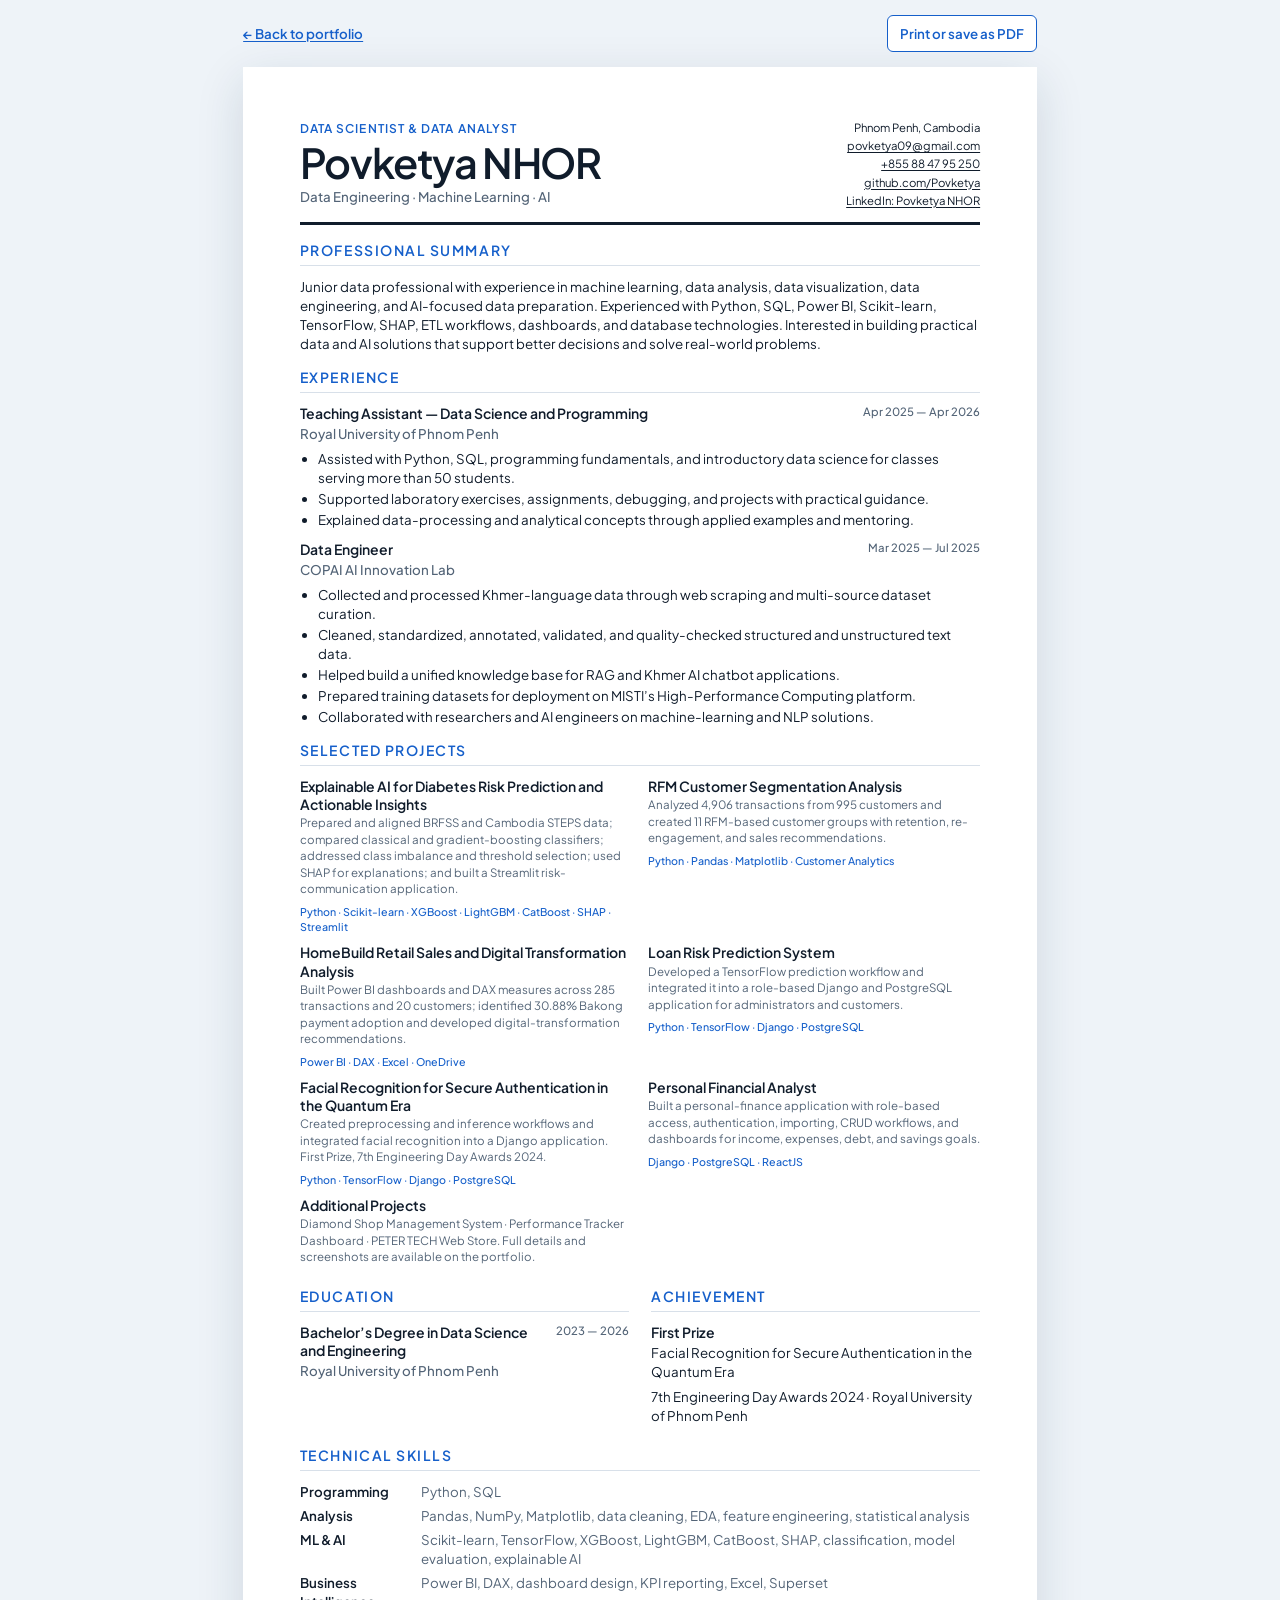
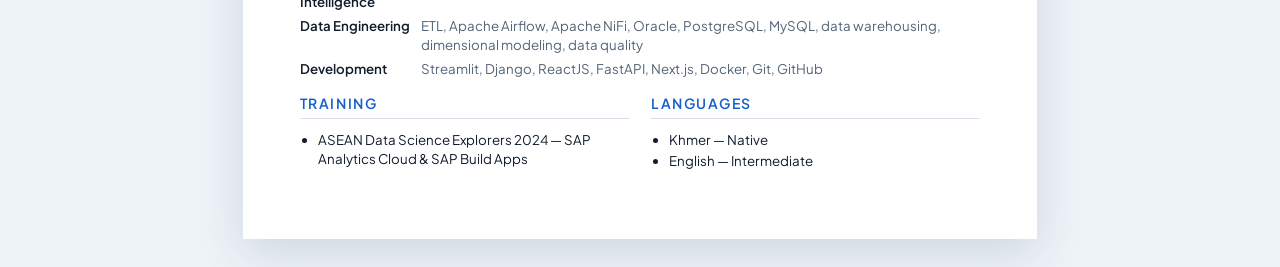
<file: resume.html>
<!doctype html>
<html lang="en">
<head>
  <meta charset="utf-8">
  <meta name="viewport" content="width=device-width, initial-scale=1">
  <meta name="robots" content="noindex, follow">
  <title>Povketya NHOR | Résumé</title>
  <meta name="description" content="Print-friendly résumé for Povketya NHOR, Data Scientist and Data Analyst based in Phnom Penh, Cambodia.">
  <link rel="icon" href="favicon.svg" type="image/svg+xml">
  <link rel="preconnect" href="https://fonts.googleapis.com">
  <link rel="preconnect" href="https://fonts.gstatic.com" crossorigin>
  <link href="https://fonts.googleapis.com/css2?family=Plus+Jakarta+Sans:wght@400;500;600&amp;display=swap" rel="stylesheet">
  <link rel="stylesheet" href="resume.css">
</head>
<body>
  <header class="resume-actions" aria-label="Résumé actions">
    <a href="index.html">← Back to portfolio</a>
    <button type="button" onclick="window.print()">Print or save as PDF</button>
  </header>

  <main class="resume">
    <header class="resume-header">
      <div>
        <p class="resume-kicker">Data Scientist &amp; Data Analyst</p>
        <h1>Povketya NHOR</h1>
        <p class="resume-focus">Data Engineering · Machine Learning · AI</p>
      </div>
      <address>
        <span>Phnom Penh, Cambodia</span>
        <a href="mailto:povketya09@gmail.com">povketya09@gmail.com</a>
        <a href="tel:+85588479250">+855 88 47 95 250</a>
        <a href="https://github.com/Povketya">github.com/Povketya</a>
        <a href="https://www.linkedin.com/in/nhor-povketya-532870310/">LinkedIn: Povketya NHOR</a>
      </address>
    </header>

    <section>
      <h2>Professional Summary</h2>
      <p>Junior data professional with experience in machine learning, data analysis, data visualization, data engineering, and AI-focused data preparation. Experienced with Python, SQL, Power BI, Scikit-learn, TensorFlow, SHAP, ETL workflows, dashboards, and database technologies. Interested in building practical data and AI solutions that support better decisions and solve real-world problems.</p>
    </section>

    <section>
      <h2>Experience</h2>
      <article>
        <div class="role-row">
          <div><h3>Teaching Assistant — Data Science and Programming</h3><p>Royal University of Phnom Penh</p></div>
          <time>Apr 2025 — Apr 2026</time>
        </div>
        <ul>
          <li>Assisted with Python, SQL, programming fundamentals, and introductory data science for classes serving more than 50 students.</li>
          <li>Supported laboratory exercises, assignments, debugging, and projects with practical guidance.</li>
          <li>Explained data-processing and analytical concepts through applied examples and mentoring.</li>
        </ul>
      </article>
      <article>
        <div class="role-row">
          <div><h3>Data Engineer</h3><p>COPAI AI Innovation Lab</p></div>
          <time>Mar 2025 — Jul 2025</time>
        </div>
        <ul>
          <li>Collected and processed Khmer-language data through web scraping and multi-source dataset curation.</li>
          <li>Cleaned, standardized, annotated, validated, and quality-checked structured and unstructured text data.</li>
          <li>Helped build a unified knowledge base for RAG and Khmer AI chatbot applications.</li>
          <li>Prepared training datasets for deployment on MISTI’s High-Performance Computing platform.</li>
          <li>Collaborated with researchers and AI engineers on machine-learning and NLP solutions.</li>
        </ul>
      </article>
    </section>

    <section>
      <h2>Selected Projects</h2>
      <div class="project-list">
        <article>
          <h3>Explainable AI for Diabetes Risk Prediction and Actionable Insights</h3>
          <p>Prepared and aligned BRFSS and Cambodia STEPS data; compared classical and gradient-boosting classifiers; addressed class imbalance and threshold selection; used SHAP for explanations; and built a Streamlit risk-communication application.</p>
          <p class="tools">Python · Scikit-learn · XGBoost · LightGBM · CatBoost · SHAP · Streamlit</p>
        </article>
        <article>
          <h3>RFM Customer Segmentation Analysis</h3>
          <p>Analyzed 4,906 transactions from 995 customers and created 11 RFM-based customer groups with retention, re-engagement, and sales recommendations.</p>
          <p class="tools">Python · Pandas · Matplotlib · Customer Analytics</p>
        </article>
        <article>
          <h3>HomeBuild Retail Sales and Digital Transformation Analysis</h3>
          <p>Built Power BI dashboards and DAX measures across 285 transactions and 20 customers; identified 30.88% Bakong payment adoption and developed digital-transformation recommendations.</p>
          <p class="tools">Power BI · DAX · Excel · OneDrive</p>
        </article>
        <article>
          <h3>Loan Risk Prediction System</h3>
          <p>Developed a TensorFlow prediction workflow and integrated it into a role-based Django and PostgreSQL application for administrators and customers.</p>
          <p class="tools">Python · TensorFlow · Django · PostgreSQL</p>
        </article>
        <article>
          <h3>Facial Recognition for Secure Authentication in the Quantum Era</h3>
          <p>Created preprocessing and inference workflows and integrated facial recognition into a Django application. First Prize, 7th Engineering Day Awards 2024.</p>
          <p class="tools">Python · TensorFlow · Django · PostgreSQL</p>
        </article>
        <article>
          <h3>Personal Financial Analyst</h3>
          <p>Built a personal-finance application with role-based access, authentication, importing, CRUD workflows, and dashboards for income, expenses, debt, and savings goals.</p>
          <p class="tools">Django · PostgreSQL · ReactJS</p>
        </article>
        <article>
          <h3>Additional Projects</h3>
          <p>Diamond Shop Management System · Performance Tracker Dashboard · PETER TECH Web Store. Full details and screenshots are available on the portfolio.</p>
        </article>
      </div>
    </section>

    <section class="two-column">
      <div>
        <h2>Education</h2>
        <article>
          <div class="role-row">
            <div><h3>Bachelor’s Degree in Data Science and Engineering</h3><p>Royal University of Phnom Penh</p></div>
            <time>2023 — 2026</time>
          </div>
        </article>
      </div>
      <div>
        <h2>Achievement</h2>
        <article>
          <h3>First Prize</h3>
          <p>Facial Recognition for Secure Authentication in the Quantum Era</p>
          <p>7th Engineering Day Awards 2024 · Royal University of Phnom Penh</p>
        </article>
      </div>
    </section>

    <section>
      <h2>Technical Skills</h2>
      <dl class="skills">
        <div><dt>Programming</dt><dd>Python, SQL</dd></div>
        <div><dt>Analysis</dt><dd>Pandas, NumPy, Matplotlib, data cleaning, EDA, feature engineering, statistical analysis</dd></div>
        <div><dt>ML &amp; AI</dt><dd>Scikit-learn, TensorFlow, XGBoost, LightGBM, CatBoost, SHAP, classification, model evaluation, explainable AI</dd></div>
        <div><dt>Business Intelligence</dt><dd>Power BI, DAX, dashboard design, KPI reporting, Excel, Superset</dd></div>
        <div><dt>Data Engineering</dt><dd>ETL, Apache Airflow, Apache NiFi, Oracle, PostgreSQL, MySQL, data warehousing, dimensional modeling, data quality</dd></div>
        <div><dt>Development</dt><dd>Streamlit, Django, ReactJS, FastAPI, Next.js, Docker, Git, GitHub</dd></div>
      </dl>
    </section>

    <section class="two-column">
      <div>
        <h2>Training</h2>
        <ul>
          <li>ASEAN Data Science Explorers 2024 — SAP Analytics Cloud &amp; SAP Build Apps</li>
        </ul>
      </div>
      <div>
        <h2>Languages</h2>
        <ul>
          <li>Khmer — Native</li>
          <li>English — Intermediate</li>
        </ul>
      </div>
    </section>
  </main>
</body>
</html>
</file>
<file: style.css>
/*=============== GOOGLE FONTS ===============*/
@import url("https://fonts.googleapis.com/css2?family=Bai+Jamjuree:ital,wght@0,200;0,300;0,400;0,500;0,600;0,700;1,200;1,300;1,400;1,500;1,600;1,700&display=swap");

/*=============== VARIABLES CSS ===============*/
:root {
  --header-height: 3.5rem;

  /*========== Colors - Futuristic Blue Gradient Professional Theme (Light & Thin) ==========*/
  --first-color: hsl(210, 45%, 58%); /* Soft Primary Blue - Less Bold */
  --second-color: hsl(195, 40%, 55%); /* Light Cyan Blue - Gentle */
  --third-color: hsl(220, 50%, 62%); /* Soft Deep Blue - Refined */
  --black-color: hsl(210, 12%, 18%);
  --black-color-light: hsl(210, 8%, 45%);
  --white-color: hsl(0, 0%, 100%);
  --title-color: hsl(210, 15%, 25%);
  --text-color: hsl(210, 8%, 45%);
  --text-color-light: hsl(210, 6%, 58%);
  --body-color: hsl(210, 20%, 99%);
  --container-color: hsl(210, 15%, 97%);

  /*========== Font and typography ==========*/
  /*.5rem = 8px | 1rem = 16px ...*/
  --body-font: "Bai Jamjuree", sans-serif;
  --biggest-font-size: 2.5rem;
  --h1-font-size: 1.75rem;
  --h2-font-size: 1.25rem;
  --h3-font-size: 1.125rem;
  --normal-font-size: 0.938rem;
  --small-font-size: 0.813rem;
  --smaller-font-size: 0.75rem;

  /*========== Font weight ==========*/
  --font-regular: 400;
  --font-medium: 500;
  --font-semi-bold: 600;
  --font-bold: 700;

  /*========== z index ==========*/
  --z-tooltip: 10;
  --z-fixed: 100;
}

/*========== Responsive typography ==========*/
@media screen and (min-width: 1150px) {
  :root {
    --biggest-font-size: 4.5rem;
    --h1-font-size: 3rem;
    --h2-font-size: 1.5rem;
    --h3-font-size: 1.25rem;
    --normal-font-size: 1rem;
    --small-font-size: 0.875rem;
    --smaller-font-size: 0.813rem;
  }
}

/*=============== BASE ===============*/
* {
  box-sizing: border-box;
  padding: 0;
  margin: 0;
}

html {
  scroll-behavior: smooth;
}

body {
  font-family: var(--body-font);
  font-size: var(--normal-font-size);
  background-color: var(--body-color);
  color: var(--text-color);
  transition: background-color 0.25s; /* Pour le Dark theme */
}

h1,h2,h3,h4 {
  color: var(--title-color);
  font-weight: var(--font-bold);
}

ul {
  list-style: none;
}

a {
  text-decoration: none;
}

img {
  display: block;
  max-width: 100%;
  height: auto;
}

/*=============== THEME ===============*/
.nav__buttons {
  display: flex;
  align-items: center;
  column-gap: 1rem;
}

/*=============== REUSABLE CSS CLASSES ===============*/
.container {
  max-width: 1120px;
  margin-inline: 1.5rem;
}

@media screen and (max-width: 768px) {
  .container {
    margin-inline: 1rem;
  }
}

@media screen and (max-width: 480px) {
  .container {
    margin-inline: 0.75rem;
  }
}

.main {
  overflow: hidden; /* For animation ScrollReveal */
}

/*=============== ENHANCED RESPONSIVE HEADER & NAV ===============*/
.header {
  position: fixed;
  width: 100%;
  top: 0;
  left: 0;
  background: rgba(255, 255, 255, 0.95);
  backdrop-filter: blur(10px);
  z-index: var(--z-fixed);
  transition: all 0.25s ease;
  border-bottom: 1px solid transparent;
}

.shadow-header {
  box-shadow: 0 4px 20px rgba(0, 0, 0, 0.08);
  border-bottom: 1px solid rgba(33, 150, 243, 0.1);
  background: rgba(255, 255, 255, 0.98);
}

.nav {
  position: relative;
  height: var(--header-height);
  display: flex;
  justify-content: space-between;
  align-items: center;
  padding: 0 1rem;
}

.nav__logo {
  display: flex;
  column-gap: 0.75rem;
  align-items: center;
  font-weight: var(--font-bold);
  color: var(--title-color);
  font-size: var(--h3-font-size);
  transition: all 0.3s ease;
  z-index: var(--z-fixed);
}

.nav__logo:hover {
  transform: scale(1.05);
}

.nav__logo-circle {
  width: 40px;
  height: 40px;
  background: linear-gradient(135deg, var(--first-color), var(--second-color));
  color: var(--white-color);
  display: grid;
  place-items: center;
  border-radius: 50%;
  font-size: var(--h3-font-size);
  font-weight: var(--font-bold);
  box-shadow: 0 4px 12px rgba(33, 150, 243, 0.1);
  transition: all 0.3s ease;
}

.nav__logo:hover .nav__logo-circle {
  transform: rotate(360deg);
  box-shadow: 0 6px 20px rgba(33, 150, 243, 0.4);
}

.nav__logo-name {
  font-size: var(--h3-font-size);
  background: linear-gradient(135deg, var(--first-color), var(--third-color));
  -webkit-background-clip: text;
  background-clip: text;
  -webkit-text-fill-color: transparent;
}

.nav__toggle {
  width: 40px;
  height: 40px;
  background: linear-gradient(135deg, var(--first-color), var(--second-color));
  color: var(--white-color);
  display: grid;
  place-items: center;
  font-size: 1.5rem;
  border-radius: 0.75rem;
  cursor: pointer;
  transition: all 0.3s ease;
<<<<<<< HEAD
  box-shadow: 0 4px 12px rgba(127, 90, 240, 0.3);
  z-index: var(--z-fixed);
}

.nav__toggle i {
  transition: transform 0.3s ease, opacity 0.2s ease;
=======
  box-shadow: 0 4px 12px rgba(33, 150, 243, 0.1);
>>>>>>> df70a66 (Color)
}

.nav__toggle:hover {
  transform: scale(1.1) rotate(90deg);
  box-shadow: 0 6px 20px rgba(33, 150, 243, 0.4);
}

.nav__buttons {
  display: flex;
  align-items: center;
  gap: 1rem;
}

/* Navigation for mobile devices (Tablets and below) */
@media screen and (max-width: 992px) {
  /* Default nav menu - hidden on mobile by default */
  .nav__menu {
    position: fixed;
    top: -100%;
    left: 0;
    right: 0;
    background: linear-gradient(135deg, rgba(0, 0, 0, 0.95), rgba(30, 30, 30, 0.95));
    width: 100%;
    padding: 5rem 2rem 3rem;
    backdrop-filter: blur(16px);
    transition: top 0.4s cubic-bezier(0.68, -0.55, 0.265, 1.55), visibility 0s 0.4s, opacity 0.4s;
    overflow-y: auto;
    max-height: 100vh;
    z-index: var(--z-fixed);
    visibility: hidden;
    opacity: 0;
  }

  /* Show menu when toggled */
  .nav__menu.show-menu {
    top: 0;
    visibility: visible;
    opacity: 1;
    transition: top 0.4s cubic-bezier(0.68, -0.55, 0.265, 1.55), visibility 0s, opacity 0.4s;
  }

  .nav__toggle {
    display: grid;
  }

  .nav__close {
    display: grid;
  }
}

.nav__title,
.nav__name,
.nav__close {
  color: var(--white-color);
}

.nav__title {
  display: block;
  font-size: var(--small-font-size);
  font-weight: var(--font-semi-bold);
  margin-bottom: 2rem;
  text-transform: uppercase;
  letter-spacing: 2px;
  text-align: center;
  background: linear-gradient(90deg, var(--first-color), var(--third-color));
  -webkit-background-clip: text;
  background-clip: text;
  -webkit-text-fill-color: transparent;
}

.nav__name {
  position: relative;
  width: max-content;
  margin: 0 auto 2.5rem;
  font-size: var(--h2-font-size);
  font-weight: var(--font-bold);
}

.nav__name::after,
.nav__name::before {
  content: "";
  width: 50px;
  height: 2px;
  background: linear-gradient(90deg, transparent, var(--first-color), transparent);
  position: absolute;
  top: 50%;
  left: -4.5rem;
}

.nav__name::before {
  left: initial;
  right: -4.5rem;
}

.nav__list {
  display: flex;
  flex-direction: column;
  row-gap: 0;
}

.nav__item {
  transition: all 0.3s ease;
}

.nav__link {
  position: relative;
  color: var(--text-color-light);
  font-size: var(--normal-font-size);
  font-weight: var(--font-medium);
  transition: all 0.3s ease;
  display: block;
  padding: 1rem 1.5rem;
  border-radius: 0.5rem;
  margin-bottom: 0.5rem;
}

.nav__link::before {
  content: "";
  position: absolute;
  left: 0;
  top: 50%;
  transform: translateY(-50%);
  width: 0;
  height: 2px;
  background: linear-gradient(90deg, var(--first-color), var(--third-color));
  transition: width 0.3s ease;
}

.nav__link::after {
  content: "";
  position: absolute;
  left: 0;
  bottom: 0;
  width: 0;
  height: 100%;
  background: rgba(33, 150, 243, 0.1);
  border-radius: 0.5rem;
  transition: width 0.3s ease;
  z-index: -1;
}

.nav__link:hover {
  color: var(--white-color);
  padding-left: 2rem;
  transform: translateX(5px);
}

.nav__link:hover::before {
  width: 5px;
}

.nav__link:hover::after {
  width: 100%;
}

.nav__close {
  position: absolute;
  font-size: 2rem;
  top: 1.5rem;
  right: 1.5rem;
  cursor: pointer;
  width: 40px;
  height: 40px;
  background: rgba(255, 255, 255, 0.1);
  border-radius: 50%;
  display: none;
  place-items: center;
  transition: all 0.3s ease;
  z-index: calc(var(--z-fixed) + 1);
}

.nav__close:hover {
  background: var(--first-color);
  transform: rotate(90deg);
  box-shadow: 0 4px 20px rgba(33, 150, 243, 0.25);
}

/* Show menu */
.show-menu {
  top: 0;
}

/* Active link */
.active-link {
  color: var(--white-color);
  background: rgba(33, 150, 243, 0.08);
  padding-left: 2rem;
}

.active-link::before {
  width: 5px;
}

.active-link::after {
  width: 100%;
}

/*=============== MEDIA QUERIES ===============*/
/* For small devices */
@media screen and (max-width: 340px) {
  .container {
    margin-inline: 1rem;
  }
}
/* For large devices */
@media screen and (min-width: 993px) {
   .container {
    margin-inline: auto;
  }
  .nav {
    height: calc(var(--header-height) + 2rem);
    column-gap: 3rem;
  }
  .nav__close, .nav__toggle, .nav__title, .nav__name {
    display: none;
  }
  .nav__list {
    flex-direction: row;
    column-gap: 2.5rem;
  }
  .nav__menu {
    position: static;
    margin-left: auto;
    background: transparent;
    backdrop-filter: none;
    padding: 0;
    width: auto;
    max-height: none;
    overflow-y: visible;
  }
  .nav__link {
    color: var(--text-color);
    font-size: var(--normal-font-size);
    padding: 0.5rem 0;
    position: relative;
  }
  .nav__link::before {
    display: none;
  }
  .nav__link::after {
    content: "";
    position: absolute;
    left: 0;
    bottom: 0;
    width: 0;
    height: 2px;
    background: linear-gradient(90deg, var(--first-color), hsl(258, 82%, 60%));
    transition: width 0.3s ease;
  }
  .nav__link:hover {
    color: var(--first-color);
    transform: none;
    padding-left: 0;
  }
  .nav__link:hover::after {
    width: 100%;
  }
  .active-link {
    color: var(--first-color);
    background: transparent;
    padding-left: 0;
  }
  .active-link::before {
    display: none;
  }
  .active-link::after {
    width: 100%;
  }
  .nav__link-button {
    background-color: var(--black-color);
    color: var(--white-color);
    border-radius: 0.75rem;
    padding: 1.1rem 1.5rem;
  }
  .nav__link-button:hover {
    color: var(--first-color);
  }
  .nav__link-button::after {
    background-color: transparent;
  }
}

/*=============== HOME SECTION ===============*/
.home {
    display: flex;
    flex-direction: column;
    align-items: center;
    justify-content: center;
    height: 100vh;
    text-align: center;
    padding: 2rem 0;
}

.home__title {
    font-size: var(--h1-font-size);
    color: var(--title-color);
    margin-bottom: 1rem;
}

.home__description {
    font-size: var(--normal-font-size);
    color: var(--text-color);
    margin-bottom: 2rem;
}

.button {
    display: inline-block;
    background-color: var(--first-color);
    color: var(--white-color);
    padding: 0.75rem 2rem;
    border-radius: 0.5rem;
    transition: background-color 0.3s;
}

.button:hover {
    background-color: var(--black-color-light);
}

/*=============== ABOUT SECTION ===============*/
.about {
  padding: 4rem 0;
}

.section__title {
  font-size: var(--h2-font-size);
  text-align: center;
  margin-bottom: 2rem;
  color: var(--title-color);
}

.about__header {
  text-align: center;
  margin-bottom: 2rem;
}

.about__header-title {
  font-size: var(--h3-font-size);
  color: var(--title-color);
  font-weight: var(--font-semi-bold);
}

.about__content {
  display: flex;
  align-items: flex-start; /* Aligns content at the top */
  gap: 2rem;
  flex-direction: row; /* Default layout for larger screens */
}

.about__image {
  position: relative;
  flex: 1;
  max-width: 55%; /* Increased to 55% for much better visibility */
  width: 100%;
  aspect-ratio: 1 / 1; /* Maintain perfect circle */
  margin: 0 auto;
  padding: 0; /* Removed padding - no background border */
  border-radius: 50%; /* Make the container rounded */
  background: transparent; /* No background - just image */
  box-shadow: 0 8px 30px rgba(33, 150, 243, 0.15); /* Subtle shadow on image itself */
  overflow: visible; /* Allow badge to show outside */
}

.about__image img {
  width: 100%;
  height: 100%;
  aspect-ratio: 1 / 1; /* Force square aspect ratio */
  border-radius: 50%; /* Make the image circular */
  object-fit: cover; /* Crop and fill the circle */
  object-position: center 20%; /* Focus on upper center (better for portraits) */
  position: relative;
  z-index: 2; /* Ensure the image is on top */
  box-shadow: 0 10px 40px rgba(0, 0, 0, 0.15); /* Shadow directly on image */
}


.about__text {
  flex: 2;
  font-size: var(--normal-font-size);
  color: var(--text-color);
  line-height: 1.6;
  text-align: left; /* Ensure text is aligned left on larger screens */
}

.about__text p {
  margin-bottom: 1rem;
}

.contact-info {
  margin-top: 2rem;
}

.contact-info h4 {
  font-size: 1.25rem;
  margin-bottom: 1rem;
  color: var(--title-color);
}

.contact-info ul {
  list-style: none;
  padding-left: 0;
}

.contact-info ul li {
  font-size: var(--normal-font-size);
  margin-bottom: 0.75rem;
}

.contact-info ul li i {
  margin-right: 0.5rem;
  color: var(--title-color);
}

.social-links {
  margin-top: 2rem;
}

.social-links h4 {
  font-size: 1.25rem;
  margin-bottom: 1rem;
  color: var(--title-color);
}

.social-links a {
  margin-right: 1rem;
  font-size: 1.5rem;
  color: var(--title-color);
  transition: color 0.3s;
}

.social-links a:hover {
  color: var(--first-color); /* Accent color on hover */
}


/*=============== EDUCATION & EXPERIENCE SECTIONS ===============*/
.section {
  padding: 4rem 0;
  text-align: center; /* Center the section title horizontally */
}

.section__title {
    font-size: var(--h2-font-size);
    color: var(--title-color);
    margin-bottom: 2rem;
    text-align: center; /* Center the title text */
    width: 100%; /* Ensure it takes the full width of the container */
    display: block; /* Ensure it is treated as a block-level element */
}


.section__content {
  display: flex;
  flex-direction: column;
  gap: 2rem; /* Adds space between each section__item */
}

.section__item {
  margin-bottom: 2rem; /* Adds space below each section__item */
}

.education__header {
  display: flex;
  justify-content: space-between;
  align-items: center; /* Align items vertically in the center */
  text-align: left;
  width: 100%;
}

.education__header h3 {
  margin: 0;
  font-size: var(--h3-font-size);
  color: var(--title-color);
  font-weight: var(--font-semi-bold);
}

.section__subtitle {
  font-size: var(--small-font-size);
  color: var(--text-color-light);
  margin-left: 1rem;
  white-space: normal; /* Allows the text to wrap */
  overflow-wrap: break-word; /* Breaks long words if necessary */
  word-wrap: break-word; /* For older browsers */
}

@media (max-width: 768px) {
  .section__subtitle {
      font-size: 0.75rem; /* Reduce font size for smaller screens */
  }
}

@media (max-width: 576px) {
  .education__header {
      flex-direction: column; /* Stack title and subtitle vertically on very small screens */
      align-items: flex-start; /* Align items to the left */
  }

  .section__subtitle {
      margin-left: 0; /* Remove left margin for better alignment */
  }
}

.section__description {
  font-size: var(--normal-font-size);
  color: var(--text-color);
  line-height: 1.6;
  text-align: left; /* Align text to the left */
  margin-top: 1rem;
}


/*=============== EXPERIENCE SECTION ===============*/
.experience {
  padding: 4rem 0;
}

.experience__content {
  display: flex;
  flex-direction: column;
  gap: 2rem; /* Space between experience items */
  position: relative;
}

.experience__item {
  padding-left: 3rem; /* Space for the timeline on the left */
  position: relative;
  margin-bottom: 2rem;
}

.experience__header {
  display: flex;
  justify-content: space-between;
  align-items: center;
  margin-bottom: 0.5rem;
}

.experience__title {
  font-size: var(--h3-font-size);
  color: var(--title-color);
  font-weight: var(--font-semi-bold);
}

.experience__subtitle {
  font-size: var(--small-font-size);
  color: var(--text-color-light);
  white-space: nowrap; /* Prevents subtitle from wrapping */
  text-align: right;
  margin-left: auto; /* Push subtitle to the right */
}

.experience__description {
  font-size: var(--normal-font-size);
  color: var(--text-color);
  line-height: 1.6;
}

.experience__item::before {
    content: '';
    position: absolute;
    left: 6px; /* Align the dot with the line */
    top: 47%; /* Move the dot slightly upward, but still centered */
    transform: translate(-50%, -50%); /* Ensure the dot is centered on the line */
    width: 12px;
    height: 12px;
    background-color: var(--first-color); /* Customize this color */
    border-radius: 50%;
}


.experience__content::before {
  content: '';
  position: absolute;
  left: 5px; /* Align the line with the dots */
  top: 22px;
  bottom: 70px;
  width: 2px;
  background-color: var(--text-color-light); /* Customize this color */
}

/* Additional hover effect */
.experience__item:hover .experience__title {
  color: var(--first-color); /* Change title color on hover */
}

.experience__item:hover .experience__subtitle {
  color: var(--first-color); /* Change subtitle color on hover */
}

/*=============== PROJECT SECTION ===============*/

.projects-section {
  position: relative;
  width: 80%;
  margin: auto;
  overflow: hidden;
}

.project-slide {
  opacity: 0;
  transform: translateX(100%);
  position: absolute;
  top: 0;
  left: 0;
  right: 0;
  display: flex;
  justify-content: space-between;
  align-items: center;
  /* background-color: #ffffff; */
  padding: 20px;
  border-radius: 10px;
  z-index: 0;
  transition: opacity 0.4s ease, transform 0.4s ease;
}

.project-slide.active {
  opacity: 1;
  transform: translateX(0);
  position: relative; /* Reset positioning to allow the active slide to be in flow */
  z-index: 1;
}

.project-info {
  flex: 1;
  padding: 20px;
}

.project-info h2 {
  font-size: 3rem;
  color: var(--first-color);
}

.project-info h3 {
  font-size: 2rem;
  margin-bottom: 10px;
  color: #333333; 
}

.project-info p {
  margin: 10px 0;
  color: #666666; /* A lighter color for text */
}

.project-links a {
  color: var(--first-color);
  font-size: 1.5rem;
  margin-right: 10px;
  text-decoration: none;
  transition: color 0.3s ease;
}

.project-links a:hover {
  color: #000;
}

.project-image {
  flex: 1;
  padding: 20px;
}

.project-image img {
  max-width: 100%;
  border-radius: 10px;
}

.project-navigation {
  position: absolute;
  top: 50%;
  width: 100%;
  display: flex;
  justify-content: space-between;
  transform: translateY(-50%);
  z-index: 10; /* Ensure buttons are above other elements */
  pointer-events: none; /* Allow clicks to pass through to buttons */
}

.project-navigation button {
  background-color: rgba(0, 0, 0, 0.5); 
  border: none;
  color: #fff; /* White color for visibility */
  font-size: 2rem;
  cursor: pointer;
  pointer-events: auto; /* Allow buttons to be clickable */
  padding: 10px 15px;
  border-radius: 5px;
  transition: background-color 0.3s ease, transform 0.3s ease;
}

.project-navigation button:hover {
  background-color: rgba(0, 0, 0, 0.7); /* Darken on hover */
  transform: scale(1.1); /* Slightly enlarge the button on hover */
}




.training__header,
.education__header {
  display: flex;
  justify-content: space-between;
  align-items: center; /* Align items vertically in the center */
  text-align: left;
  width: 100%;
}

.training__header h3,
.education__header h3 {
  margin: 0;
  font-size: var(--h3-font-size);
  color: var(--title-color);
  font-weight: var(--font-semi-bold);
}

.section__subtitle {
  font-size: var(--small-font-size);
  color: var(--text-color-light);
  margin-left: 1rem; /* Adds some space between the title and subtitle */
  white-space: nowrap; /* Prevents the subtitle from wrapping to the next line */
}

.section__description {
  font-size: var(--normal-font-size);
  color: var(--text-color);
  line-height: 1.6;
  text-align: left; /* Align text to the left */
  margin-top: 1rem;
}


/*--------------------------------------------------------------
# Skills Summary Section
--------------------------------------------------------------*/
.skills-summary {
  padding: 30px 0;
}

.skills-summary .row {
  display: grid;
  grid-template-columns: repeat(3, 1fr);
  gap: 2rem;
}

/* For tablets and smaller screens */
@media (max-width: 768px) {
  .skills-summary .row {
    grid-template-columns: repeat(2, 1fr); /* Two columns on medium screens */
  }
}

/* For mobile devices */
@media (max-width: 576px) {
  .skills-summary .row {
    grid-template-columns: 1fr; /* One column on small screens */
  }
}

.skills-summary .skill-item {
  padding: 50px 30px;
  transition: all ease-in-out 0.25s;
  height: 100%;
  text-align: center;
}

.skills-summary .circular-progress {
  width: 100px;
  height: 100px;
  background-color: #ddd;
  border-radius: 50%;
  display: flex;
  align-items: center;
  justify-content: center;
  position: relative;
  background: conic-gradient(
    var(--accent-color) calc(var(--progress) * 1%),
    #ddd calc(var(--progress) * 1%)
  );
}

.skills-summary .skill-item .skill__value {
  font-size: 1.5rem;
  font-weight: bold;
  color: #333;
  position: absolute;
}

.skills-summary .skill-item h4 {
  font-weight: 700;
  margin-top: 15px;
  margin-bottom: 10px;
  font-size: 20px;
}

.skills-summary .skill-item p {
  line-height: 24px;
  font-size: 14px;
  margin-bottom: 0;
}

.skills-summary .skill-item:hover {
  transform: translateY(-10px);
}

.stretched-link {
  color: var(--first-color);
}

/*--------------------------------------------------------------
# Expertise Section
--------------------------------------------------------------*/
.expertise {
  padding: 40px 0;
  /* background-color: #f8f9fa;  */
  border-radius: 8px; /* Rounded corners for the section */
  /* box-shadow: 0 4px 8px rgba(0, 0, 0, 0.1);  */
}

.expertise-header {
  display: flex;
  align-items: center;
  margin-bottom: 1.5rem;
  justify-content: flex-start; /* Aligns header content to the left */
}

.expertise-header .icon {
  font-size: 2.5rem;
  margin-right: 10px;
  color: var(--first-color); /* Accent color for the icon */
}


.expertise-list {
  list-style-type: none; /* Remove default bullets */
  margin-left: 0;
  padding-left: 0;
  text-align: left; /* Aligns list items to the left */
}

.expertise-list li {
  margin-bottom: 1rem;
  font-size: 1.125rem; /* Slightly larger font for better readability */
  padding-left: 1.5rem;
  position: relative;
}

.expertise-list li::before {
  content: "\2022"; /* Custom bullet point */
  color: var(--first-color); /* Accent color for the bullet */
  font-weight: bold;
  display: inline-block;
  width: 1rem;
  margin-left: -1.5rem;
}

.expertise-list li strong {
  font-weight: 600;
  color: var(--first-color); /* Accent color for strong text */
}

/*--------------------------------------------------------------
# Language Section
--------------------------------------------------------------*/

.language {
  padding: 40px 0;
  /* background-color: #333; */
  border-radius: 8px; /* Rounded corners for the section */
  color: #000000; /* White text for contrast */
}

.language-header {
  display: flex;
  align-items: center;
  margin-bottom: 1.5rem;
  justify-content: flex-start; /* Aligns header content to the left */
}

.language-list li i.icon {
  position: absolute;
  left: 0; /* Aligns the icon to the start of the line */
  top: 0;
  font-size: 1.5rem;
  color: var(--first-color); /* Accent color for the icons */
}

.language-list {
  list-style-type: none; /* Remove default bullets */
  margin-left: 0;
  padding-left: 0;
  text-align: left; /* Aligns list items to the left */
}

.language-list li {
  margin-bottom: 1rem;
  font-size: 1.125rem;
  padding-left: 2rem; /* Increased padding for icons */
  position: relative;
}

.language-list li strong {
  font-weight: 600;
  color: var(--first-color); /* Accent color for strong text */
}



.footer {
  background-color: var(--container-color); /* Adjust the background color as needed */
  padding: 4rem 0; /* Add space above and below the footer content */
  color: var(--text-color);
  text-align: center;
}

.footer .container {
  display: flex;
  flex-direction: column; /* Align items vertically */
  align-items: center;
  gap: 3rem; /* Add space between the footer sections */
}

.footer-about {
  max-width: 600px; /* Limit the width of the about text for readability */
  margin-bottom: 2rem;
  text-align: center;
}

.footer-about p {
  line-height: 1.8; /* Increase line height for better readability */
}

.social-links {
  margin-bottom: 2rem;
}

.social-links h4 {
  margin-bottom: 1rem;
  font-size: 1.5rem;
  color: var(--title-color);
}

.social-links a {
  display: inline-block; /* Ensure icons are inline but on their own line */
  margin: 0 10px; /* Add space between social icons */
  color: var(--title-color);
  font-size: 2rem;
  transition: color 0.3s;
}

.social-links a:hover {
  color: var(--first-color); /* Change color on hover */
}

.footer-blog {
  max-width: 600px; /* Limit the width of the blog section for readability */
  margin-bottom: 2rem;
  text-align: left;
}

.footer-blog h4 {
  margin-bottom: 1rem;
  font-size: 1.5rem;
  color: var(--title-color);
}

.footer-blog ul {
  list-style: none;
  padding-left: 0;
  margin: 0;
}

.footer-blog ul li {
  margin-bottom: 0.75rem;
}

.footer-blog ul li a {
  color: var(--title-color);
  text-decoration: none;
  transition: color 0.3s;
}

.footer-blog ul li a:hover {
  color: var(--first-color); /* Change color on hover */
}

/* For screens up to 768px */
@media screen and (max-width: 768px) {
  .nav__logo-name {
    font-size: 1rem; /* Smaller logo text */
  }

  .nav__menu {
    padding-block: 1rem 4rem; /* Reduce padding for smaller screens */
  }

  .nav__list {
    flex-direction: column;
    row-gap: 1.5rem; /* Less gap between links */
  }

  .nav__toggle {
    font-size: 1rem;
  }
}

/* For screens up to 480px (phones) */
@media screen and (max-width: 480px) {
  .nav__list {
    row-gap: 1rem;
  }

  .nav__menu {
    padding-block: 0.8rem 3rem;
  }

  .nav__title, .nav__name {
    font-size: var(--h3-font-size);
  }

  .nav__link {
    font-size: var(--normal-font-size);
  }
}

@media screen and (max-width: 768px) {
  .about__content {
    flex-direction: column; /* Stack the image and text vertically */
    align-items: center; /* Center content */
    gap: 1.5rem; /* Reduce gap */
  }

  .about__image {
    max-width: 75%; /* Increased to 75% for tablet screens */
  }

  .about__text {
    text-align: center; /* Center text on smaller screens */
  }
}

@media screen and (max-width: 480px) {
  .about__image {
    max-width: 95%; /* Increased to 95% for small phones */
  }
}

@media screen and (max-width: 768px) {
  .projects-section {
    width: 90%; /* Increase width for smaller screens */
  }

  .project-info h2 {
    font-size: 2rem; /* Reduce heading size */
  }

  .project-info h3 {
    font-size: 1.5rem; /* Reduce sub-heading size */
  }

  .project-navigation button {
    font-size: 1.5rem; /* Smaller buttons on smaller screens */
  }
}

@media screen and (max-width: 768px) {
  .footer {
    padding: 3rem 0; /* Reduce padding for smaller screens */
  }

  .footer .container {
    gap: 2rem; /* Reduce space between footer sections */
  }

  .social-links {
    margin-bottom: 1.5rem; /* Reduce margin */
  }

  .social-links a {
    font-size: 1.5rem; /* Reduce icon size */
  }

  .footer-blog {
    text-align: center; /* Center blog links */
  }
}

@media screen and (max-width: 480px) {
  .social-links a {
    font-size: 1.25rem; /* Even smaller icons on phones */
  }

  .footer-about {
    font-size: var(--normal-font-size); /* Reduce text size */
  }
}

/*=============== PROFESSIONAL HARD SKILLS SECTION ===============*/
.hard-skills {
  padding: 5rem 0;
  background: linear-gradient(180deg, var(--white-color) 0%, var(--body-color) 50%, var(--white-color) 100%);
  position: relative;
}

.hard-skills::before {
  content: '';
  position: absolute;
  top: 0;
  left: 0;
  right: 0;
  bottom: 0;
  background-image:
    linear-gradient(rgba(33, 150, 243, 0.02) 1px, transparent 1px),
    linear-gradient(90deg, rgba(33, 150, 243, 0.02) 1px, transparent 1px);
  background-size: 40px 40px;
  pointer-events: none;
}

.skills-header {
  text-align: center;
  margin-bottom: 4rem;
  position: relative;
}

.skills-header .section__title {
  position: relative;
  display: inline-block;
}

.skills-grid {
  display: grid;
  grid-template-columns: repeat(2, 1fr);
  gap: 2.5rem;
  margin-top: 3rem;
  position: relative;
  max-width: 1200px;
  margin-left: auto;
  margin-right: auto;
}

.skill-category {
  background: var(--white-color);
  padding: 2.5rem;
  border-radius: 1.25rem;
  box-shadow: 0 10px 40px rgba(0, 0, 0, 0.06);
  transition: all 0.25s cubic-bezier(0.4, 0, 0.2, 1);
  border: 2px solid transparent;
  position: relative;
  overflow: hidden;
}

.skill-category::before {
  content: '';
  position: absolute;
  top: 0;
  left: 0;
  width: 100%;
  height: 4px;
  background: linear-gradient(90deg, var(--first-color), var(--second-color), var(--third-color));
  transform: scaleX(0);
  transform-origin: left;
  transition: transform 0.25s ease;
}

.skill-category:hover::before {
  transform: scaleX(1);
}

.skill-category:hover {
  transform: translateY(-10px);
  box-shadow: 0 20px 60px rgba(100, 180, 230, 0.08);
  border-color: rgba(33, 150, 243, 0.08);
}

.skill-category h3 {
  display: flex;
  align-items: center;
  gap: 1rem;
  font-size: var(--h3-font-size);
  margin-bottom: 2rem;
  color: var(--title-color);
  font-weight: var(--font-bold);
}

.skill-category i {
  font-size: 1.75rem;
  color: var(--first-color);
  padding: 0.75rem;
  background: linear-gradient(135deg, rgba(33, 150, 243, 0.1), rgba(33, 150, 243, 0.05));
  border-radius: 0.75rem;
}

.skill-tags {
  display: flex;
  flex-wrap: wrap;
  gap: 0.875rem;
}

.skill-tags li {
  display: inline-block;
}

.skill-tags .tag {
  display: inline-block;
  padding: 0.625rem 1.25rem;
  background: var(--body-color);
  color: var(--title-color);
  border-radius: 2rem;
  font-size: var(--small-font-size);
  font-weight: var(--font-medium);
  transition: all 0.3s ease;
  border: 2px solid rgba(33, 150, 243, 0.08);
  cursor: pointer;
}

.skill-tags .tag:hover {
  background: linear-gradient(135deg, var(--first-color), var(--third-color));
  color: var(--white-color);
  border-color: var(--first-color);
  transform: translateY(-3px);
  box-shadow: 0 6px 20px rgba(33, 150, 243, 0.1);
}

/*=============== PROFESSIONAL SOFT SKILLS SECTION ===============*/
.soft-skills {
  padding: 5rem 0;
  background: var(--white-color);
}

.soft-skills-grid {
  display: grid;
  grid-template-columns: repeat(auto-fit, minmax(280px, 1fr));
  gap: 2.5rem;
  margin-top: 3rem;
}

.soft-skill-item {
  background: var(--white-color);
  padding: 2.5rem 2rem;
  border-radius: 1.25rem;
  text-align: center;
  box-shadow: 0 10px 40px rgba(0, 0, 0, 0.06);
  transition: all 0.4s cubic-bezier(0.4, 0, 0.2, 1);
  border: 2px solid transparent;
  position: relative;
  overflow: hidden;
}

.soft-skill-item::after {
  content: '';
  position: absolute;
  bottom: 0;
  left: 0;
  width: 100%;
  height: 4px;
  background: linear-gradient(90deg, var(--first-color), var(--second-color));
  transform: scaleX(0);
  transform-origin: left;
  transition: transform 0.25s ease;
}

.soft-skill-item:hover::after {
  transform: scaleX(1);
}

.soft-skill-item:hover {
  transform: translateY(-10px);
  box-shadow: 0 20px 60px rgba(33, 150, 243, 0.08);
  border-color: rgba(33, 150, 243, 0.08);
}

.soft-skill-icon {
  width: 90px;
  height: 90px;
  margin: 0 auto 1.75rem;
  background: linear-gradient(135deg, rgba(33, 150, 243, 0.1), rgba(33, 150, 243, 0.05));
  border-radius: 50%;
  display: flex;
  align-items: center;
  justify-content: center;
  color: var(--first-color);
  font-size: 2.25rem;
  transition: all 0.25s ease;
  position: relative;
}

.soft-skill-icon::before {
  content: '';
  position: absolute;
  inset: -2px;
  background: linear-gradient(135deg, var(--first-color), var(--second-color), var(--third-color));
  border-radius: 50%;
  opacity: 0;
  transition: opacity 0.3s ease;
  z-index: -1;
}

.soft-skill-item:hover .soft-skill-icon {
  transform: scale(1.1);
  color: var(--white-color);
  background: linear-gradient(135deg, var(--first-color), var(--third-color));
}

.soft-skill-item:hover .soft-skill-icon::before {
  opacity: 1;
  animation: rotate 2s linear infinite;
}

@keyframes rotate {
  from {
    transform: rotate(0deg);
  }
  to {
    transform: rotate(360deg);
  }
}

.soft-skill-item h3 {
  font-size: var(--h3-font-size);
  margin-bottom: 0.875rem;
  color: var(--title-color);
  font-weight: var(--font-bold);
}

.soft-skill-item p {
  font-size: var(--small-font-size);
  color: var(--text-color);
  line-height: 1.7;
}

/*=============== SKILLS RESPONSIVE ===============*/
@media screen and (max-width: 992px) {
  .hard-skills {
    padding: 4rem 0;
  }

  .soft-skills {
    padding: 4rem 0;
  }

  .skills-grid {
    grid-template-columns: 1fr;
    gap: 2rem;
    padding: 0 1rem;
  }

  .skill-category {
    padding: 2rem 1.75rem;
  }
}

@media screen and (max-width: 768px) {
  .hard-skills {
    padding: 3rem 0;
  }

  .soft-skills {
    padding: 3rem 0;
  }

  .skills-grid {
    gap: 1.5rem;
  }

  .skill-category {
    padding: 1.75rem 1.5rem;
  }

  .category-icon {
    width: 55px;
    height: 55px;
    font-size: 1.5rem;
  }

  .category-name {
    font-size: 1.35rem;
  }

  .skill-tags {
    gap: 0.5rem;
  }

  .skill-tags .tag {
    padding: 0.5rem 1rem;
    font-size: 0.85rem;
  }

  .soft-skills-grid {
    grid-template-columns: 1fr;
    gap: 2rem;
  }

  .soft-skill-item {
    padding: 1.75rem 1.5rem;
  }

  .soft-skill-icon {
    width: 55px;
    height: 55px;
    font-size: 1.5rem;
  }

  .soft-skill-title {
    font-size: 1.15rem;
  }
}

@media screen and (max-width: 576px) {
  .hard-skills {
    padding: 2.5rem 0;
  }

  .soft-skills {
    padding: 2.5rem 0;
  }

  .skills-grid {
    padding: 0 0.5rem;
  }

  .skill-category {
    padding: 1.5rem 1.25rem;
    border-radius: 1rem;
  }

  .category-header {
    flex-direction: column;
    text-align: center;
    gap: 0.75rem;
  }

  .category-icon {
    width: 50px;
    height: 50px;
    font-size: 1.35rem;
  }

  .category-name {
    font-size: 1.2rem;
  }

  .skill-tags {
    gap: 0.4rem;
  }

  .skill-tags .tag {
    padding: 0.45rem 0.85rem;
    font-size: 0.8rem;
  }

  .soft-skills-grid {
    gap: 1.5rem;
  }

  .soft-skill-item {
    padding: 1.5rem 1.25rem;
  }

  .soft-skill-icon {
    width: 50px;
    height: 50px;
    font-size: 1.35rem;
  }

  .soft-skill-title {
    font-size: 1.1rem;
  }

  .soft-skill-description {
    font-size: 0.85rem;
  }
}

@media screen and (max-width: 480px) {
  .hard-skills {
    padding: 2rem 0;
  }

  .soft-skills {
    padding: 2rem 0;
  }

  .skill-category {
    padding: 1.25rem 1rem;
  }

  .category-icon {
    width: 45px;
    height: 45px;
    font-size: 1.25rem;
  }

  .category-name {
    font-size: 1.1rem;
  }

  .skill-tags .tag {
    padding: 0.4rem 0.75rem;
    font-size: 0.75rem;
  }

  .soft-skill-item {
    padding: 1.25rem 1rem;
  }

  .soft-skill-icon {
    width: 45px;
    height: 45px;
    font-size: 1.25rem;
  }

  .soft-skill-title {
    font-size: 1rem;
  }

  .soft-skill-description {
    font-size: 0.8rem;
  }
}

/*=============== LANGUAGES SECTION ===============*/
.languages {
  padding: 5rem 0;
}

.languages-grid {
  display: grid;
  grid-template-columns: repeat(auto-fit, minmax(300px, 1fr));
  gap: 2rem;
  margin-top: 2rem;
}

.language-item {
  background: var(--white-color);
  padding: 2rem;
  border-radius: 1rem;
  box-shadow: 0 4px 12px rgba(0, 0, 0, 0.1);
  transition: all 0.3s ease;
}

.language-item:hover {
  transform: translateY(-5px);
  box-shadow: 0 8px 24px rgba(0, 0, 0, 0.15);
}

.language-info {
  display: flex;
  align-items: center;
  gap: 1rem;
  margin-bottom: 1rem;
}

.language-info i {
  font-size: 2rem;
  color: var(--first-color);
}

.language-info h3 {
  font-size: var(--h2-font-size);
  margin: 0;
}

.proficiency {
  font-size: var(--small-font-size);
  color: var(--text-color-light);
  margin-top: 0.25rem;
}

.language-bar {
  height: 10px;
  background: var(--container-color);
  border-radius: 5px;
  overflow: hidden;
  margin-top: 1rem;
}

.language-progress {
  height: 100%;
  background: linear-gradient(90deg, var(--first-color), var(--third-color));
  border-radius: 5px;
  transition: width 1s ease;
}

/*=============== REFERENCES SECTION ===============*/
.references {
  padding: 5rem 0;
}

.references-grid {
  display: grid;
  grid-template-columns: repeat(auto-fit, minmax(320px, 1fr));
  gap: 2rem;
  margin-top: 2rem;
  justify-items: center;
}

.reference-card {
  background: var(--white-color);
  padding: 2.5rem;
  border-radius: 1rem;
  text-align: center;
  box-shadow: 0 4px 12px rgba(0, 0, 0, 0.1);
  max-width: 400px;
  width: 100%;
  transition: all 0.3s ease;
}

.reference-card:hover {
  transform: translateY(-8px);
  box-shadow: 0 12px 30px rgba(0, 0, 0, 0.2);
}

.reference-icon {
  width: 100px;
  height: 100px;
  margin: 0 auto 1.5rem;
  background: linear-gradient(135deg, var(--first-color), var(--third-color));
  border-radius: 50%;
  display: flex;
  align-items: center;
  justify-content: center;
  color: var(--white-color);
  font-size: 3rem;
}

.reference-card h3 {
  font-size: var(--h2-font-size);
  color: var(--title-color);
  margin-bottom: 0.5rem;
}

.reference-position {
  font-size: var(--normal-font-size);
  font-weight: var(--font-semi-bold);
  color: var(--first-color);
  margin-bottom: 0.25rem;
}

.reference-institution {
  font-size: var(--small-font-size);
  color: var(--text-color);
  margin-bottom: 1.5rem;
}

.reference-contact {
  padding-top: 1rem;
  border-top: 1px solid var(--container-color);
}

.reference-contact a {
  display: inline-flex;
  align-items: center;
  gap: 0.5rem;
  color: var(--text-color);
  font-size: var(--small-font-size);
  transition: color 0.3s ease;
}

.reference-contact a:hover {
  color: var(--first-color);
}

.reference-contact i {
  font-size: 1.25rem;
}

.references-note {
  text-align: center;
  margin-top: 2rem;
  font-size: var(--small-font-size);
  color: var(--text-color-light);
  font-style: italic;
}

/*=============== ENHANCED HERO SECTION ===============*/
.hero {
  min-height: 100vh;
  display: flex;
  align-items: center;
  padding: 6rem 0 4rem;
  position: relative;
  overflow: hidden;
  background: linear-gradient(135deg, var(--body-color) 0%, var(--white-color) 100%);
}

.hero__container {
  display: grid;
  grid-template-columns: 1fr 1fr;
  gap: 4rem;
  align-items: center;
}

.hero__content {
  position: relative;
  z-index: 2;
  padding-left: 3rem;
}

.hero__badge {
  display: inline-flex;
  align-items: center;
  gap: 0.5rem;
  padding: 0.5rem 1.25rem;
  background: linear-gradient(135deg, var(--first-color), var(--third-color));
  color: var(--white-color);
  border-radius: 2rem;
  font-size: var(--small-font-size);
  font-weight: var(--font-medium);
  margin-bottom: 1.5rem;
  box-shadow: 0 4px 12px rgba(33, 150, 243, 0.1);
}

.hero__badge i {
  font-size: 1.25rem;
}

.hero__title {
  font-size: var(--biggest-font-size);
  line-height: 1.2;
  margin-bottom: 1rem;
  color: var(--title-color);
}

.highlight {
  background: linear-gradient(135deg, var(--first-color), var(--third-color));
  -webkit-background-clip: text;
  background-clip: text;
  -webkit-text-fill-color: transparent;
  font-weight: var(--font-bold);
}

.hero__roles {
  display: flex;
  align-items: center;
  gap: 0.75rem;
  flex-wrap: nowrap;
  margin-bottom: 1.5rem;
}

.role-item {
  font-size: var(--h3-font-size);
  font-weight: var(--font-semi-bold);
  color: var(--first-color);
  white-space: nowrap;
}

.role-divider {
  color: var(--text-color-light);
  font-size: var(--h3-font-size);
}

/* Mobile adjustments for hero roles */
@media (max-width: 430px) {
  .hero__roles {
    gap: 0.25rem;
    justify-content: center;
  }

  .role-item {
    font-size: 0.5rem;
    letter-spacing: -0.02em;
  }

  .role-divider {
    font-size: 0.5rem;
  }
}

.hero__description {
  font-size: var(--normal-font-size);
  line-height: 1.8;
  color: var(--text-color);
  margin-bottom: 2.5rem;
}

.hero__stats-grid {
  display: grid;
  grid-template-columns: repeat(2, 1fr);
  gap: 1.25rem;
  margin-bottom: 2.5rem;
}

.stat-card {
  display: flex;
  align-items: center;
  gap: 1rem;
  padding: 1.25rem;
  background: var(--white-color);
  border-radius: 1rem;
  box-shadow: 0 4px 12px rgba(0, 0, 0, 0.08);
  transition: all 0.3s ease;
}

.stat-card:hover {
  transform: translateY(-5px);
  box-shadow: 0 8px 24px rgba(0, 0, 0, 0.12);
}

.stat-icon {
  width: 50px;
  height: 50px;
  display: flex;
  align-items: center;
  justify-content: center;
  background: linear-gradient(135deg, var(--first-color), var(--third-color));
  color: var(--white-color);
  border-radius: 0.75rem;
  font-size: 1.5rem;
}

.stat-info {
  flex: 1;
}

.stat__number {
  font-size: var(--h2-font-size);
  font-weight: var(--font-bold);
  color: var(--title-color);
  margin: 0;
}

.stat__label {
  font-size: var(--small-font-size);
  color: var(--text-color);
  margin: 0;
}

.hero__buttons {
  display: flex;
  align-items: center;
  gap: 1rem;
  flex-wrap: wrap;
  margin-bottom: 2rem;
}

.btn {
  display: inline-flex;
  align-items: center;
  gap: 0.5rem;
  padding: 0.875rem 1.75rem;
  border-radius: 0.75rem;
  font-weight: var(--font-medium);
  font-size: var(--normal-font-size);
  transition: all 0.3s ease;
  cursor: pointer;
  border: none;
}

.btn-primary {
  background: linear-gradient(135deg, var(--first-color), var(--third-color));
  color: var(--white-color);
  box-shadow: 0 4px 12px rgba(33, 150, 243, 0.1);
}

.btn-primary:hover {
  transform: translateY(-3px);
  box-shadow: 0 8px 24px rgba(33, 150, 243, 0.08);
}

.btn-outline {
  background: transparent;
  color: var(--first-color);
  border: 2px solid var(--first-color);
}

.btn-outline:hover {
  background: var(--first-color);
  color: var(--white-color);
  transform: translateY(-3px);
}

.btn-secondary {
  background: var(--container-color);
  color: var(--title-color);
}

.btn-secondary:hover {
  background: var(--black-color);
  color: var(--white-color);
  transform: translateY(-3px);
}

.hero__social {
  display: flex;
  align-items: center;
  gap: 1rem;
}

.social-link {
  width: 45px;
  height: 45px;
  display: flex;
  align-items: center;
  justify-content: center;
  background: var(--white-color);
  color: var(--title-color);
  border-radius: 50%;
  font-size: 1.25rem;
  box-shadow: 0 4px 12px rgba(0, 0, 0, 0.08);
  transition: all 0.3s ease;
}

.social-link:hover {
  background: var(--first-color);
  color: var(--white-color);
  transform: translateY(-5px);
  box-shadow: 0 8px 20px rgba(33, 150, 243, 0.1);
}

.hero__visual {
  position: relative;
  display: flex;
  align-items: center;
  justify-content: center;
}

.hero__image-wrapper {
  position: relative;
  width: 100%;
  height: 500px;
}

.floating-card {
  position: absolute;
  display: flex;
  align-items: center;
  gap: 0.5rem;
  padding: 0.75rem 1.25rem;
  background: var(--white-color);
  border-radius: 0.75rem;
  box-shadow: 0 8px 24px rgba(0, 0, 0, 0.1);
  font-size: var(--small-font-size);
  font-weight: var(--font-medium);
  color: var(--title-color);
  animation: float 2s ease-in-out infinite;
}

.floating-card i {
  font-size: 1.5rem;
  color: var(--first-color);
}

.card-1 {
  top: 10%;
  left: 10%;
  animation-delay: 0s;
}

.card-2 {
  top: 60%;
  left: 5%;
  animation-delay: 0.5s;
}

.card-3 {
  top: 20%;
  right: 5%;
  animation-delay: 1s;
}

.card-4 {
  bottom: 15%;
  right: 10%;
  animation-delay: 1.5s;
}

@keyframes float {
  0%, 100% {
    transform: translateY(0);
  }
  50% {
    transform: translateY(-20px);
  }
}

.hero__main-visual {
  position: absolute;
  top: 50%;
  left: 50%;
  transform: translate(-50%, -50%);
  width: 300px;
  height: 300px;
}

.data-orbit {
  position: absolute;
  top: 50%;
  left: 50%;
  transform: translate(-50%, -50%);
  border: 2px solid var(--first-color);
  border-radius: 50%;
  opacity: 0.2;
  animation: rotate 20s linear infinite;
}

.orbit-1 {
  width: 250px;
  height: 250px;
  animation-duration: 10s;
}

.orbit-2 {
  width: 200px;
  height: 200px;
  animation-duration: 20s;
  animation-direction: reverse;
}

.orbit-3 {
  width: 150px;
  height: 150px;
  animation-duration: 15s;
}

@keyframes rotate {
  from {
    transform: translate(-50%, -50%) rotate(0deg);
  }
  to {
    transform: translate(-50%, -50%) rotate(360deg);
  }
}

.central-icon {
  position: absolute;
  top: 50%;
  left: 50%;
  transform: translate(-50%, -50%);
  width: 120px;
  height: 120px;
  background: linear-gradient(135deg, var(--first-color), var(--third-color));
  border-radius: 50%;
  display: flex;
  align-items: center;
  justify-content: center;
  color: var(--white-color);
  font-size: 3.5rem;
  box-shadow: 0 12px 40px rgba(33, 150, 243, 0.08);
  animation: pulse 1.5s ease-in-out infinite;
}

@keyframes pulse {
  0%, 100% {
    transform: translate(-50%, -50%) scale(1);
  }
  50% {
    transform: translate(-50%, -50%) scale(1.1);
  }
}

.scroll-indicator {
  position: absolute;
  bottom: 2rem;
  left: 50%;
  transform: translateX(-50%);
  display: flex;
  flex-direction: column;
  align-items: center;
  gap: 0.5rem;
  color: var(--text-color);
  font-size: var(--small-font-size);
  animation: bounce 1.5s ease-in-out infinite;
}

.scroll-indicator i {
  font-size: 1.5rem;
  color: var(--first-color);
}

@keyframes bounce {
  0%, 100% {
    transform: translateX(-50%) translateY(0);
  }
  50% {
    transform: translateX(-50%) translateY(-10px);
  }
}

/*=============== HERO RESPONSIVE ===============*/
@media screen and (max-width: 992px) {
  .hero {
    padding: 4rem 0 3rem;
  }

  .hero__container {
    grid-template-columns: 1fr;
    gap: 3rem;
  }

  .hero__content {
    order: 1;
    padding-left: 1.5rem;
  }

  .hero__visual {
    order: 2;
    max-width: 500px;
    margin: 0 auto;
  }

  .hero__title {
    font-size: 2.5rem;
  }

  .hero__stats-grid {
    grid-template-columns: repeat(2, 1fr);
  }
}

@media screen and (max-width: 768px) {
  .hero {
    padding: 3rem 0 2.5rem;
  }

  .hero__badge {
    padding: 0.5rem 1.25rem;
    font-size: 0.75rem;
  }

  .hero__title {
    font-size: 2.25rem;
    line-height: 1.3;
  }

  .hero__roles {
    font-size: 1.15rem;
  }

  .hero__description {
    font-size: 0.95rem;
  }

  .hero__stats-grid {
    gap: 1.25rem;
  }

  .hero__buttons {
    flex-direction: column;
    gap: 0.75rem;
  }

  .hero__buttons .button {
    width: 100%;
    justify-content: center;
  }

  .hero__social {
    justify-content: center;
  }

  .hero__image-wrapper {
    width: 320px;
    height: 320px;
  }

  .hero__main-visual {
    width: 400px;
    height: 400px;
  }

  .orbit-1 {
    width: 220px;
    height: 220px;
  }

  .orbit-2 {
    width: 180px;
    height: 180px;
  }

  .orbit-3 {
    width: 130px;
    height: 130px;
  }

  .central-icon {
    width: 100px;
    height: 100px;
    font-size: 3rem;
  }
}

@media screen and (max-width: 576px) {
  .hero {
    padding: 2.5rem 0 2rem;
  }

  .hero__content {
    padding-left: 0.75rem;
  }

  .hero__badge {
    padding: 0.45rem 1rem;
    font-size: 0.7rem;
  }

  .hero__badge i {
    font-size: 1rem;
  }

  .hero__title {
    font-size: 2rem;
  }

  .hero__roles {
    font-size: 1rem;
  }

  .hero__description {
    font-size: 0.9rem;
  }

  .hero__stats-grid {
    grid-template-columns: 1fr;
    gap: 1rem;
  }

  .hero__image-wrapper {
    width: 280px;
    height: 280px;
  }

  .hero__main-visual {
    width: 350px;
    height: 350px;
  }

  .orbit-1 {
    width: 200px;
    height: 200px;
  }

  .orbit-2 {
    width: 160px;
    height: 160px;
  }

  .orbit-3 {
    width: 110px;
    height: 110px;
  }

  .central-icon {
    width: 90px;
    height: 90px;
    font-size: 2.5rem;
  }

  .scroll-indicator {
    bottom: 1.5rem;
    font-size: 0.75rem;
  }

  .scroll-indicator i {
    font-size: 1.25rem;
  }
}

@media screen and (max-width: 480px) {
  .hero {
    padding: 2rem 0 1.5rem;
  }

  .hero__title {
    font-size: 1.75rem;
  }

  .hero__roles {
    font-size: 0.95rem;
  }

  .hero__description {
    font-size: 0.85rem;
    line-height: 1.5;
  }

  .hero__buttons .button {
    padding: 0.75rem 1.5rem;
    font-size: 0.85rem;
  }

  .hero__social a {
    width: 40px;
    height: 40px;
    font-size: 1.15rem;
  }

  .hero__image-wrapper {
    width: 250px;
    height: 250px;
  }

  .hero__main-visual {
    width: 300px;
    height: 300px;
  }

  .orbit-1 {
    width: 180px;
    height: 180px;
  }

  .orbit-2 {
    width: 140px;
    height: 140px;
  }

  .orbit-3 {
    width: 100px;
    height: 100px;
  }

  .central-icon {
    width: 80px;
    height: 80px;
    font-size: 2.25rem;
  }
}

/*=============== ENHANCED EXPERIENCE SECTION ===============*/
.experience {
  padding: 5rem 0;
  background: linear-gradient(180deg, var(--white-color) 0%, var(--body-color) 100%);
}

.section-header {
  text-align: center;
  margin-bottom: 4rem;
}

.section__subtitle {
  font-size: var(--normal-font-size);
  color: var(--text-color);
  margin-top: 0.5rem;
}

.experience-wrapper {
  position: relative;
}

.experience-timeline {
  position: relative;
  padding: 2rem 0;
}

.timeline-line {
  position: absolute;
  left: 50%;
  top: 0;
  bottom: 0;
  width: 3px;
  background: linear-gradient(180deg, var(--first-color), var(--third-color));
  transform: translateX(-50%);
}

.experience-item {
  position: relative;
  display: flex;
  align-items: center;
  margin-bottom: 3rem;
}

.experience-item:nth-child(odd) {
  justify-content: flex-end;
}

.experience-item:nth-child(even) {
  justify-content: flex-start;
  flex-direction: row-reverse;
}

.experience-marker {
  position: absolute;
  left: 50%;
  transform: translateX(-50%);
  z-index: 10;
}

.marker-dot {
  width: 20px;
  height: 20px;
  background: linear-gradient(135deg, var(--first-color), var(--third-color));
  border: 4px solid var(--white-color);
  border-radius: 50%;
  box-shadow: 0 4px 12px rgba(33, 150, 243, 0.1);
}

.marker-pulse {
  position: absolute;
  top: 50%;
  left: 50%;
  transform: translate(-50%, -50%);
  width: 40px;
  height: 40px;
  background: var(--first-color);
  border-radius: 50%;
  opacity: 0;
  animation: pulse-ring 1.5s ease-out infinite;
}

@keyframes pulse-ring {
  0% {
    transform: translate(-50%, -50%) scale(0.5);
    opacity: 0.5;
  }
  100% {
    transform: translate(-50%, -50%) scale(2);
    opacity: 0;
  }
}

.experience-card {
  width: 45%;
  background: var(--white-color);
  padding: 2rem;
  border-radius: 1.25rem;
  box-shadow: 0 8px 24px rgba(0, 0, 0, 0.08);
  transition: all 0.3s ease;
  position: relative;
}

.experience-card:hover {
  transform: translateY(-8px);
  box-shadow: 0 12px 40px rgba(0, 0, 0, 0.15);
}

.experience-card.featured {
  border: 2px solid var(--first-color);
  background: linear-gradient(135deg, rgba(33, 150, 243, 0.05) 0%, var(--white-color) 100%);
}

.featured-badge {
  position: absolute;
  top: -12px;
  right: 2rem;
  display: flex;
  align-items: center;
  gap: 0.5rem;
  padding: 0.5rem 1rem;
  background: linear-gradient(135deg, var(--first-color), var(--third-color));
  color: var(--white-color);
  border-radius: 2rem;
  font-size: var(--small-font-size);
  font-weight: var(--font-medium);
  box-shadow: 0 4px 12px rgba(33, 150, 243, 0.1);
}

.experience-header {
  display: flex;
  align-items: flex-start;
  gap: 1rem;
  margin-bottom: 1.5rem;
}

.experience-icon {
  width: 50px;
  height: 50px;
  min-width: 50px;
  display: flex;
  align-items: center;
  justify-content: center;
  background: linear-gradient(135deg, var(--first-color), var(--third-color));
  color: var(--white-color);
  border-radius: 0.75rem;
  font-size: 1.5rem;
  box-shadow: 0 4px 12px rgba(33, 150, 243, 0.1);
}

.experience-title-group {
  flex: 1;
}

.experience-title {
  font-size: var(--h3-font-size);
  color: var(--title-color);
  margin-bottom: 0.5rem;
  font-weight: var(--font-bold);
}

.experience-company {
  display: flex;
  align-items: center;
  gap: 0.5rem;
  font-size: var(--normal-font-size);
  color: var(--first-color);
  font-weight: var(--font-medium);
  margin-bottom: 0.75rem;
}

.experience-company i {
  font-size: 1rem;
}

.experience-date {
  display: inline-flex;
  align-items: center;
  gap: 0.5rem;
  padding: 0.5rem 1rem;
  background: var(--container-color);
  color: var(--text-color);
  border-radius: 2rem;
  font-size: var(--small-font-size);
  font-weight: var(--font-medium);
  white-space: nowrap;
}

.experience-date i {
  font-size: 1rem;
  color: var(--first-color);
}

.experience-body {
  margin-top: 1rem;
}

.experience-description {
  list-style: none;
  margin-bottom: 1.5rem;
}

.experience-description li {
  display: flex;
  align-items: flex-start;
  gap: 0.75rem;
  margin-bottom: 0.75rem;
  font-size: var(--small-font-size);
  line-height: 1.6;
  color: var(--text-color);
}

.experience-description i {
  font-size: 1rem;
  color: var(--first-color);
  margin-top: 0.25rem;
  flex-shrink: 0;
}

.experience-tags {
  display: flex;
  flex-wrap: wrap;
  gap: 0.5rem;
}

.exp-tag {
  display: inline-flex;
  align-items: center;
  gap: 0.35rem;
  padding: 0.4rem 0.875rem;
  background: linear-gradient(135deg, var(--first-color), var(--third-color));
  color: var(--white-color);
  border-radius: 2rem;
  font-size: var(--smaller-font-size);
  font-weight: var(--font-medium);
  transition: all 0.3s ease;
}

.exp-tag:hover {
  transform: scale(1.05);
  box-shadow: 0 4px 12px rgba(33, 150, 243, 0.08);
}

.exp-tag i {
  font-size: 0.875rem;
}

/*=============== RESPONSIVE STYLES FOR NEW SECTIONS ===============*/
@media screen and (max-width: 768px) {
  .skills-grid {
    grid-template-columns: 1fr;
    gap: 1.5rem;
  }

  .soft-skills-grid {
    grid-template-columns: 1fr;
    gap: 1.5rem;
  }

  .languages-grid {
    grid-template-columns: 1fr;
  }

  .references-grid {
    grid-template-columns: 1fr;
  }

  .skill-category {
    padding: 1.5rem;
  }

  .soft-skill-item {
    padding: 1.5rem;
  }

  /* Hero Section Responsive */
  .hero__container {
    grid-template-columns: 1fr;
    gap: 3rem;
  }

  .hero__stats-grid {
    grid-template-columns: 1fr;
  }

  .hero__buttons {
    flex-direction: column;
    width: 100%;
  }

  .btn {
    width: 100%;
    justify-content: center;
  }

  .hero__visual {
    order: -1;
  }

  .hero__image-wrapper {
    height: 350px;
  }

  .floating-card {
    font-size: var(--smaller-font-size);
    padding: 0.5rem 0.875rem;
  }

  .hero__main-visual {
    width: 200px;
    height: 200px;
  }

  .orbit-1 {
    width: 180px;
    height: 180px;
  }

  .orbit-2 {
    width: 140px;
    height: 140px;
  }

  .orbit-3 {
    width: 100px;
    height: 100px;
  }

  .central-icon {
    width: 80px;
    height: 80px;
    font-size: 2rem;
  }

  /* Experience Section Responsive */
  .timeline-line {
    left: 30px;
  }

  .experience-item {
    justify-content: flex-start !important;
    flex-direction: row !important;
    padding-left: 70px;
  }

  .experience-marker {
    left: 30px;
  }

  .experience-card {
    width: 100%;
  }

  .experience-header {
    flex-wrap: wrap;
  }

  .experience-date {
    order: 3;
    width: 100%;
  }
}

@media screen and (max-width: 480px) {
  .hard-skills,
  .soft-skills,
  .languages,
  .references {
    padding: 3rem 0;
  }

  .skills-header h2 {
    font-size: var(--h2-font-size);
  }

  .soft-skill-icon {
    width: 60px;
    height: 60px;
    font-size: 1.5rem;
  }

  .reference-icon {
    width: 80px;
    height: 80px;
    font-size: 2.5rem;
  }
}

/*=============== PROFESSIONAL DATA SCIENTIST ENHANCEMENTS ===============*/

/* Improved section titles - non-clickable, professional look */
.section__title {
  font-size: var(--h1-font-size);
  text-align: center;
  margin-bottom: 1rem;
  color: var(--title-color);
  position: relative;
  display: inline-block;
  width: 100%;
  pointer-events: none;
}

.section__title::after {
  content: '';
  display: block;
  width: 80px;
  height: 4px;
  background: linear-gradient(90deg, var(--first-color), var(--third-color));
  margin: 1rem auto 0;
  border-radius: 2px;
}

/* Data grid pattern background for sections */
.hard-skills,
.soft-skills {
  position: relative;
}

.hard-skills::before,
.soft-skills::before {
  content: '';
  position: absolute;
  top: 0;
  left: 0;
  right: 0;
  bottom: 0;
  background-image:
    linear-gradient(rgba(33, 150, 243, 0.03) 1px, transparent 1px),
    linear-gradient(90deg, rgba(33, 150, 243, 0.03) 1px, transparent 1px);
  background-size: 50px 50px;
  pointer-events: none;
}

/* Enhanced stat cards for hero */
.stat-card {
  position: relative;
  overflow: hidden;
}

.stat-card::before {
  content: '';
  position: absolute;
  top: 0;
  left: 0;
  width: 4px;
  height: 100%;
  background: linear-gradient(180deg, var(--first-color), var(--third-color));
  border-radius: 4px 0 0 4px;
}

/* Professional typography improvements */
.experience-title,
.project-info h3,
.skill-category h3 {
  letter-spacing: -0.5px;
}

/* Professional card hover states */
.skill-category,
.soft-skill-item,
.experience-card,
.reference-card {
  border: 1px solid rgba(33, 150, 243, 0.1);
}

.skill-category:hover,
.soft-skill-item:hover,
.experience-card:hover,
.reference-card:hover {
  border-color: var(--first-color);
}

/* Improved tag styling */
.tag,
.exp-tag {
  font-family: var(--body-font);
  letter-spacing: 0.5px;
}

/* Scroll margin for better navigation */
section[id] {
  scroll-margin-top: calc(var(--header-height) + 2rem);
}

/* Professional footer styling */
.footer {
  background: linear-gradient(135deg, hsl(210, 35%, 25%), hsl(210, 30%, 35%));
}

.footer .container {
  color: var(--white-color);
}

.footer-about p,
.footer-blog ul li a {
  color: rgba(255, 255, 255, 0.8);
}

.footer-blog ul li a:hover {
  color: var(--white-color);
}

.social-links h4,
.footer-blog h4 {
  color: var(--white-color);
}

.social-links a {
  color: rgba(255, 255, 255, 0.8);
}

.social-links a:hover {
  color: var(--first-color);
}

/*=============== FOOTER RESPONSIVE ===============*/
@media screen and (max-width: 992px) {
  .footer {
    padding: 4rem 0 2rem;
  }

  .footer .container {
    padding: 0 1rem;
  }
}

@media screen and (max-width: 768px) {
  .footer {
    padding: 3rem 0 1.5rem;
  }

  .footer .container {
    grid-template-columns: 1fr;
    gap: 2rem;
    text-align: center;
  }

  .footer-about,
  .footer-blog,
  .social-links {
    max-width: 500px;
    margin: 0 auto;
  }

  .social-links {
    justify-content: center;
  }

  .social-links a {
    font-size: 1.35rem;
  }
}

@media screen and (max-width: 576px) {
  .footer {
    padding: 2.5rem 0 1.25rem;
  }

  .footer-about p {
    font-size: 0.9rem;
  }

  .footer-blog ul li a {
    font-size: 0.85rem;
  }

  .social-links h4,
  .footer-blog h4 {
    font-size: 1.1rem;
  }

  .social-links a {
    font-size: 1.25rem;
  }
}

@media screen and (max-width: 480px) {
  .footer {
    padding: 2rem 0 1rem;
  }

  .footer-about p {
    font-size: 0.85rem;
  }

  .footer-blog ul li a {
    font-size: 0.8rem;
  }

  .social-links h4,
  .footer-blog h4 {
    font-size: 1rem;
  }

  .social-links a {
    width: 40px;
    height: 40px;
    font-size: 1.15rem;
  }
}

/* Better mobile touch targets */
@media screen and (max-width: 768px) {
  .nav__link {
    min-height: 44px;
    display: flex;
    align-items: center;
  }

  .btn {
    min-height: 48px;
  }

  .skill-category,
  .soft-skill-item {
    padding: 1.5rem;
  }
}

/* Print styles for professional resume */
@media print {
  .header,
  .nav,
  .scroll-indicator,
  .hero__visual {
    display: none;
  }

  .hero {
    min-height: auto;
    padding: 2rem 0;
  }

  section {
    break-inside: avoid;
  }
}

/*=============== REDESIGNED TRAINING SECTION ===============*/
.training-section {
  padding: 5rem 0;
  background: var(--white-color);
}

.training-grid {
  display: grid;
  grid-template-columns: repeat(auto-fit, minmax(300px, 1fr));
  gap: 2rem;
  margin-top: 3rem;
}

.training-card {
  display: flex;
  align-items: flex-start;
  gap: 1.5rem;
  padding: 2rem;
  background: var(--white-color);
  border-radius: 1rem;
  box-shadow: 0 4px 20px rgba(0, 0, 0, 0.08);
  transition: all 0.3s ease;
  border-left: 4px solid transparent;
}

.training-card:hover {
  transform: translateY(-5px);
  box-shadow: 0 8px 30px rgba(0, 0, 0, 0.12);
}

.training-icon {
  width: 60px;
  height: 60px;
  min-width: 60px;
  display: flex;
  align-items: center;
  justify-content: center;
  border-radius: 1rem;
  font-size: 1.75rem;
  color: var(--white-color);
}

.training-icon.green {
  background: linear-gradient(135deg, var(--second-color), hsl(142, 76%, 45%));
  box-shadow: 0 4px 12px rgba(34, 139, 34, 0.3);
}

.training-icon.blue {
  background: linear-gradient(135deg, var(--third-color), hsl(207, 90%, 64%));
  box-shadow: 0 4px 12px rgba(54, 144, 230, 0.3);
}

.training-icon.purple {
  background: linear-gradient(135deg, var(--first-color), var(--third-color));
  box-shadow: 0 4px 12px rgba(33, 150, 243, 0.1);
}

.training-card:nth-child(1) { border-left-color: var(--second-color); }
.training-card:nth-child(2) { border-left-color: var(--third-color); }
.training-card:nth-child(3) { border-left-color: var(--first-color); }

.training-content h3 {
  font-size: var(--h3-font-size);
  color: var(--title-color);
  margin-bottom: 0.5rem;
}

.training-issuer {
  display: flex;
  align-items: center;
  gap: 0.5rem;
  font-size: var(--small-font-size);
  color: var(--second-color);
  font-weight: var(--font-medium);
  margin-bottom: 0.5rem;
}

.training-issuer i {
  font-size: 1rem;
}

.training-desc {
  font-size: var(--small-font-size);
  color: var(--text-color);
  line-height: 1.5;
}

/*=============== REDESIGNED ABOUT SECTION ===============*/
.about {
  padding: 5rem 0;
  background: var(--white-color);
}

.about__content {
  display: grid;
  grid-template-columns: 450px 1fr;
  gap: 3rem;
  align-items: start;
}

.about__image {
  position: relative;
  display: inline-block;
}

.about__image img {
  width: 100%;
  border-radius: 1rem;
  box-shadow: 0 8px 30px rgba(0, 0, 0, 0.15);
  display: block;
}

.about__badge {
  position: absolute;
  bottom: -0.5rem;
  right: -0.5rem;
  display: flex;
  align-items: center;
  gap: 0.5rem;
  padding: 0.875rem 1.5rem;
  background: linear-gradient(135deg, var(--second-color), hsl(142, 76%, 45%));
  color: var(--white-color);
  border-radius: 2rem;
  font-size: 1rem;
  font-weight: var(--font-bold);
  box-shadow: 0 8px 25px rgba(34, 139, 34, 0.5);
  z-index: 10;
  border: 3px solid var(--white-color);
  transition: all 0.3s ease;
}

.about__badge:hover {
  transform: scale(1.05) translateY(-2px);
  box-shadow: 0 12px 35px rgba(34, 139, 34, 0.6);
}

.about__badge i {
  font-size: 1.5rem;
  animation: bounce-icon 1.5s ease-in-out infinite;
}

@keyframes bounce-icon {
  0%, 100% {
    transform: translateY(0);
  }
  50% {
    transform: translateY(-3px);
  }
}

.about__subtitle {
  font-size: var(--h2-font-size);
  color: var(--first-color);
  margin-bottom: 1.5rem;
}

.about__text p {
  color: var(--text-color);
  line-height: 1.8;
  margin-bottom: 1rem;
}

.about__highlights {
  display: grid;
  grid-template-columns: repeat(3, 1fr);
  gap: 1rem;
  margin: 2rem 0;
}

.highlight-item {
  display: flex;
  align-items: flex-start;
  gap: 1rem;
  padding: 1rem;
  background: var(--body-color);
  border-radius: 0.75rem;
  transition: all 0.3s ease;
}

.highlight-item:hover {
  transform: translateY(-3px);
  box-shadow: 0 4px 12px rgba(0, 0, 0, 0.1);
}

.highlight-item:nth-child(1) i { color: var(--second-color); }
.highlight-item:nth-child(2) i { color: var(--third-color); }
.highlight-item:nth-child(3) i { color: var(--first-color); }

.highlight-item i {
  font-size: 1.75rem;
}

.highlight-item h4 {
  font-size: var(--small-font-size);
  color: var(--title-color);
  margin-bottom: 0.25rem;
}

.highlight-item p {
  font-size: var(--smaller-font-size);
  color: var(--text-color);
  margin: 0;
}

.about__contact {
  display: flex;
  flex-wrap: wrap;
  gap: 1.5rem;
  margin-top: 1.5rem;
}

.contact-item {
  display: flex;
  align-items: center;
  gap: 0.5rem;
  font-size: var(--small-font-size);
  color: var(--text-color);
  transition: color 0.3s ease;
}

.contact-item i {
  font-size: 1.25rem;
  color: var(--first-color);
}

.contact-item:hover {
  color: var(--first-color);
}

@media screen and (max-width: 768px) {
  .about__content {
    grid-template-columns: 1fr;
    text-align: center;
  }

  .about__image {
    max-width: 420px; /* Increased to 420px for better presence */
    margin: 0 auto;
  }

  .about__badge {
    right: 0;
    left: 50%;
    transform: translateX(-50%);
  }

  .about__highlights {
    grid-template-columns: 1fr;
  }

  .about__contact {
    justify-content: center;
  }

  .training-grid {
    grid-template-columns: 1fr;
  }

  .training-card {
    flex-direction: column;
    text-align: center;
  }

  .training-issuer {
    justify-content: center;
  }
}

/*=============== EXPERIENCE RESPONSIVE ===============*/
@media screen and (max-width: 992px) {
  .experience {
    padding: 4rem 0;
  }

  .section-header {
    margin-bottom: 3rem;
  }

  .timeline-container {
    padding: 0 1rem;
  }
}

@media screen and (max-width: 768px) {
  .experience {
    padding: 3rem 0;
  }

  .section-header {
    margin-bottom: 2.5rem;
  }

  .experience-card {
    padding: 1.75rem;
  }

  .experience-header {
    flex-direction: column;
    align-items: flex-start;
    gap: 0.75rem;
  }

  .experience-company {
    font-size: 1.15rem;
  }

  .experience-role {
    font-size: 1rem;
  }

  .experience-duration {
    font-size: 0.8rem;
  }

  .experience-description {
    font-size: 0.9rem;
  }
}

@media screen and (max-width: 576px) {
  .experience {
    padding: 2.5rem 0;
  }

  .section-header h2 {
    font-size: 2rem;
  }

  .experience-card {
    padding: 1.5rem;
    border-radius: 1rem;
  }

  .experience-company {
    font-size: 1.1rem;
  }

  .experience-role {
    font-size: 0.95rem;
  }

  .experience-badges {
    gap: 0.4rem;
  }

  .experience-badge {
    padding: 0.35rem 0.75rem;
    font-size: 0.7rem;
  }

  .experience-description li {
    font-size: 0.85rem;
  }
}

@media screen and (max-width: 480px) {
  .experience {
    padding: 2rem 0;
  }

  .experience-card {
    padding: 1.25rem;
  }

  .experience-company {
    font-size: 1rem;
  }

  .experience-role {
    font-size: 0.9rem;
  }

  .experience-duration {
    font-size: 0.75rem;
  }

  .experience-description li {
    font-size: 0.8rem;
  }
}

/*=============== TRAINING RESPONSIVE ===============*/
@media screen and (max-width: 992px) {
  .training-section {
    padding: 4rem 0;
  }

  .training-grid {
    grid-template-columns: 1fr;
    gap: 1.75rem;
    padding: 0 1rem;
  }
}

@media screen and (max-width: 768px) {
  .training-section {
    padding: 3rem 0;
  }

  .training-grid {
    margin-top: 2.5rem;
  }

  .training-card {
    padding: 1.75rem;
  }

  .training-icon {
    width: 55px;
    height: 55px;
    font-size: 1.5rem;
  }

  .training-title {
    font-size: 1.1rem;
  }

  .training-issuer {
    font-size: 0.85rem;
  }

  .training-date {
    font-size: 0.75rem;
  }
}

@media screen and (max-width: 576px) {
  .training-section {
    padding: 2.5rem 0;
  }

  .training-grid {
    gap: 1.5rem;
    margin-top: 2rem;
  }

  .training-card {
    padding: 1.5rem;
    flex-direction: column;
    text-align: center;
  }

  .training-icon {
    width: 50px;
    height: 50px;
    font-size: 1.35rem;
  }

  .training-title {
    font-size: 1.05rem;
  }

  .training-issuer {
    justify-content: center;
    font-size: 0.8rem;
  }
}

@media screen and (max-width: 480px) {
  .training-section {
    padding: 2rem 0;
  }

  .training-card {
    padding: 1.25rem;
  }

  .training-icon {
    width: 45px;
    height: 45px;
    font-size: 1.25rem;
  }

  .training-title {
    font-size: 1rem;
  }

  .training-date {
    font-size: 0.7rem;
  }
}

/*=============== ABOUT RESPONSIVE ===============*/
@media screen and (max-width: 992px) {
  .about__content {
    grid-template-columns: 1fr;
    gap: 2.5rem;
  }

  .about__image {
    max-width: 650px; /* Increased to 650px for large screens */
    margin: 0 auto;
  }
}

@media screen and (max-width: 768px) {
  .about__content {
    gap: 2rem;
  }

  .about__image {
    max-width: 520px; /* Increased to 520px for medium screens */
  }

  .about__badge {
    bottom: -0.5rem;
    right: -0.5rem;
    padding: 0.75rem 1.25rem;
    font-size: 0.95rem;
    border-width: 2.5px;
  }

  .about__badge i {
    font-size: 1.35rem;
  }

  .about__info {
    font-size: 0.9rem;
  }
}

@media screen and (max-width: 576px) {
  .about__image {
    max-width: 480px; /* Increased to 480px for small screens */
  }

  .about__badge {
    bottom: -0.5rem;
    right: -0.5rem;
    padding: 0.7rem 1.15rem;
    font-size: 0.9rem;
    border-width: 2.5px;
  }

  .about__badge i {
    font-size: 1.25rem;
  }

  .about__info {
    font-size: 0.85rem;
    line-height: 1.6;
  }
}

@media screen and (max-width: 480px) {
  .about__image {
    max-width: 250px;
  }

  .about__badge {
    bottom: -0.4rem;
    right: -0.4rem;
    padding: 0.65rem 1rem;
    font-size: 0.85rem;
    border-width: 2px;
  }

  .about__badge i {
    font-size: 1.15rem;
  }

  .about__info {
    font-size: 0.8rem;
  }
}

/*=============== NEW PROJECTS SECTION ===============*/
.projects-section-new {
  padding: 5rem 0;
  background: linear-gradient(180deg, var(--body-color) 0%, var(--white-color) 100%);
}

.projects-section-new .section__subtitle {
  text-align: center;
  color: var(--text-color);
  margin-bottom: 3rem;
}

.projects-grid {
  display: grid;
  grid-template-columns: repeat(2, 1fr);
  gap: 2rem;
}

.project-card {
  background: var(--white-color);
  border-radius: 1.5rem;
  overflow: hidden;
  box-shadow: 0 8px 30px rgba(0, 0, 0, 0.08);
  transition: all 0.25s ease;
  position: relative;
  border: 1px solid rgba(33, 150, 243, 0.1);
}

.project-card:hover {
  transform: translateY(-10px);
  box-shadow: 0 20px 50px rgba(33, 150, 243, 0.08);
  border-color: var(--first-color);
}

.featured-project {
  border: 2px solid var(--first-color);
}

.featured-label {
  position: absolute;
  top: 1rem;
  right: 1rem;
  display: flex;
  align-items: center;
  gap: 0.5rem;
  padding: 0.5rem 1rem;
  background: linear-gradient(135deg, var(--first-color), var(--third-color));
  color: var(--white-color);
  border-radius: 2rem;
  font-size: var(--smaller-font-size);
  font-weight: var(--font-bold);
  z-index: 10;
  box-shadow: 0 4px 12px rgba(33, 150, 243, 0.08);
}

.project-image-wrapper {
  position: relative;
  overflow: hidden;
  aspect-ratio: 16/10;
}

.project-image-wrapper img {
  width: 100%;
  height: 100%;
  object-fit: cover;
  transition: transform 0.3s ease;
}

.project-card:hover .project-image-wrapper img {
  transform: scale(1.1);
}

.project-overlay {
  position: absolute;
  inset: 0;
  background: linear-gradient(135deg, rgba(33, 150, 243, 0.75), rgba(13, 120, 210, 0.75));
  display: flex;
  align-items: center;
  justify-content: center;
  opacity: 0;
  transition: opacity 0.3s ease;
}

.project-card:hover .project-overlay {
  opacity: 1;
}

.project-links-new {
  display: flex;
  gap: 1rem;
}

.project-link {
  width: 50px;
  height: 50px;
  display: flex;
  align-items: center;
  justify-content: center;
  background: var(--white-color);
  color: var(--first-color);
  border-radius: 50%;
  font-size: 1.25rem;
  transition: all 0.3s ease;
  transform: translateY(20px);
}

.project-card:hover .project-link {
  transform: translateY(0);
}

.project-link:hover {
  background: var(--first-color);
  color: var(--white-color);
  transform: scale(1.1);
}

.project-content {
  padding: 1.5rem;
  position: relative;
}

.project-number {
  position: absolute;
  top: -2rem;
  right: 1.5rem;
  font-size: 3rem;
  font-weight: var(--font-bold);
  background: linear-gradient(135deg, var(--first-color), var(--third-color));
  -webkit-background-clip: text;
  background-clip: text;
  -webkit-text-fill-color: transparent;
  opacity: 0.3;
}

.project-title {
  font-size: var(--h3-font-size);
  color: var(--title-color);
  margin-bottom: 0.75rem;
  font-weight: var(--font-bold);
}

.project-description {
  font-size: var(--small-font-size);
  color: var(--text-color);
  line-height: 1.6;
  margin-bottom: 1rem;
}

.project-tech {
  display: flex;
  flex-wrap: wrap;
  gap: 0.5rem;
  margin-bottom: 1rem;
}

.tech-tag {
  padding: 0.35rem 0.75rem;
  background: linear-gradient(135deg, rgba(33, 150, 243, 0.1), rgba(33, 150, 243, 0.05));
  color: var(--first-color);
  border-radius: 2rem;
  font-size: var(--smaller-font-size);
  font-weight: var(--font-medium);
  border: 1px solid var(--first-color);
}

.project-team {
  display: flex;
  align-items: center;
  gap: 0.5rem;
  font-size: var(--smaller-font-size);
  color: var(--text-color-light);
}

.project-team i {
  color: var(--second-color);
}

/*=============== PROJECTS RESPONSIVE ===============*/
@media screen and (max-width: 992px) {
  .projects-section-new {
    padding: 4rem 0;
  }

  .projects-grid {
    grid-template-columns: 1fr;
    gap: 2rem;
    padding: 0 1rem;
  }

  .project-card {
    max-width: 700px;
    margin: 0 auto;
  }
}

@media screen and (max-width: 768px) {
  .projects-section-new {
    padding: 3rem 0;
  }

  .projects-section-new .section__subtitle {
    font-size: var(--small-font-size);
    margin-bottom: 2.5rem;
    padding: 0 1rem;
  }

  .projects-grid {
    gap: 1.75rem;
  }

  .project-content {
    padding: 1.5rem;
  }

  .project-title {
    font-size: 1.35rem;
  }

  .project-description {
    font-size: 0.9rem;
  }

  .featured-label {
    padding: 0.4rem 0.85rem;
    font-size: 0.7rem;
  }

  .project-link {
    width: 45px;
    height: 45px;
    font-size: 1.15rem;
  }
}

@media screen and (max-width: 576px) {
  .projects-section-new {
    padding: 2.5rem 0;
  }

  .projects-grid {
    gap: 1.5rem;
    padding: 0 0.75rem;
  }

  .project-card {
    border-radius: 1.25rem;
  }

  .project-content {
    padding: 1.35rem;
  }

  .project-title {
    font-size: 1.25rem;
    margin-bottom: 0.65rem;
  }

  .project-description {
    font-size: 0.85rem;
    line-height: 1.5;
  }

  .project-tech {
    gap: 0.4rem;
    margin-bottom: 0.85rem;
  }

  .tech-tag {
    padding: 0.3rem 0.65rem;
    font-size: 0.7rem;
  }

  .project-team {
    font-size: 0.75rem;
  }

  .featured-label {
    top: 0.75rem;
    right: 0.75rem;
    padding: 0.35rem 0.75rem;
  }
}

@media screen and (max-width: 480px) {
  .projects-section-new {
    padding: 2rem 0;
  }

  .projects-grid {
    padding: 0 0.5rem;
  }

  .project-card {
    border-radius: 1rem;
  }

  .project-content {
    padding: 1.25rem;
  }

  .project-number {
    font-size: 2rem;
    top: -1.5rem;
    right: 1rem;
  }

  .project-title {
    font-size: 1.15rem;
  }

  .project-description {
    font-size: 0.8rem;
  }

  .tech-tag {
    padding: 0.25rem 0.55rem;
    font-size: 0.65rem;
  }

  .project-link {
    width: 40px;
    height: 40px;
    font-size: 1rem;
  }

  .featured-label {
    gap: 0.35rem;
    font-size: 0.65rem;
  }

  .featured-label i {
    font-size: 0.75rem;
  }
}

/*=============== MODERN LANGUAGES SECTION ===============*/
.languages-section-new {
  padding: 3.5rem 0;
  background: linear-gradient(180deg, var(--white-color) 0%, var(--body-color) 100%);
  position: relative;
}

.languages-section-new .section__subtitle {
  text-align: center;
  color: var(--text-color);
  margin-bottom: 2rem;
  font-size: var(--small-font-size);
}

.languages-grid-new {
  display: grid;
  grid-template-columns: repeat(2, 1fr);
  gap: 2rem;
  max-width: 700px;
  margin: 0 auto;
}

.language-card-modern {
  background: var(--white-color);
  padding: 2rem 1.75rem;
  border-radius: 1.25rem;
  text-align: center;
  box-shadow: 0 8px 30px rgba(0, 0, 0, 0.06);
  transition: all 0.25s cubic-bezier(0.4, 0, 0.2, 1);
  border: 2px solid transparent;
  position: relative;
  overflow: hidden;
}

.language-card-modern::before {
  content: '';
  position: absolute;
  top: 0;
  left: 0;
  right: 0;
  height: 5px;
  background: linear-gradient(90deg, var(--first-color), var(--second-color), var(--third-color));
  transform: scaleX(0);
  transform-origin: left;
  transition: transform 0.25s ease;
}

.language-card-modern:hover::before {
  transform: scaleX(1);
}

.language-card-modern:hover {
  transform: translateY(-15px) scale(1.02);
  box-shadow: 0 25px 60px rgba(33, 150, 243, 0.08);
  border-color: rgba(33, 150, 243, 0.1);
}

.language-icon-wrapper {
  margin-bottom: 1.25rem;
}

.language-icon-large {
  width: 70px;
  height: 70px;
  margin: 0 auto;
  display: flex;
  align-items: center;
  justify-content: center;
  border-radius: 50%;
  font-size: 1.75rem;
  transition: all 0.25s ease;
  position: relative;
}

.language-icon-large.khmer {
  background: linear-gradient(135deg, rgba(34, 139, 34, 0.15), rgba(34, 139, 34, 0.05));
  color: var(--second-color);
  box-shadow: 0 6px 20px rgba(34, 139, 34, 0.2);
}

.language-icon-large.english {
  background: linear-gradient(135deg, rgba(54, 144, 230, 0.15), rgba(54, 144, 230, 0.05));
  color: var(--third-color);
  box-shadow: 0 6px 20px rgba(54, 144, 230, 0.2);
}

.language-card-modern:hover .language-icon-large {
  transform: scale(1.1) rotate(10deg);
}

.language-name {
  font-size: 1.35rem;
  font-weight: var(--font-bold);
  color: var(--title-color);
  margin-bottom: 0.75rem;
}

.proficiency-badge-new {
  display: inline-block;
  padding: 0.4rem 1rem;
  border-radius: 2rem;
  font-size: 0.7rem;
  font-weight: var(--font-bold);
  margin-bottom: 1rem;
  text-transform: uppercase;
  letter-spacing: 0.5px;
}

.proficiency-badge-new.native {
  background: linear-gradient(135deg, var(--second-color), hsl(142, 76%, 45%));
  color: var(--white-color);
  box-shadow: 0 4px 15px rgba(34, 139, 34, 0.3);
}

.proficiency-badge-new.intermediate {
  background: linear-gradient(135deg, var(--third-color), hsl(207, 90%, 60%));
  color: var(--white-color);
  box-shadow: 0 4px 15px rgba(54, 144, 230, 0.3);
}

.language-progress-bar {
  width: 100%;
  height: 7px;
  background: var(--body-color);
  border-radius: 10px;
  overflow: hidden;
  margin-bottom: 0.75rem;
  position: relative;
}

.language-progress-fill {
  height: 100%;
  border-radius: 10px;
  transition: width 1.5s cubic-bezier(0.4, 0, 0.2, 1);
  position: relative;
}

.language-progress-fill.native-fill {
  background: linear-gradient(90deg, var(--second-color), hsl(142, 76%, 50%));
}

.language-progress-fill.intermediate-fill {
  background: linear-gradient(90deg, var(--third-color), hsl(207, 90%, 60%));
}

.proficiency-level {
  font-size: 0.85rem;
  color: var(--text-color);
  margin: 0;
  font-style: italic;
}

/*=============== LANGUAGES RESPONSIVE ===============*/
@media screen and (max-width: 992px) {
  .languages-section-new {
    padding: 3rem 0;
  }

  .languages-grid-new {
    gap: 1.75rem;
    padding: 0 1rem;
  }
}

@media screen and (max-width: 768px) {
  .languages-section-new {
    padding: 2.5rem 0;
  }

  .languages-grid-new {
    grid-template-columns: 1fr;
    gap: 1.5rem;
    max-width: 400px;
  }

  .language-card-modern {
    padding: 1.75rem 1.5rem;
  }

  .language-icon-large {
    width: 60px;
    height: 60px;
    font-size: 1.5rem;
  }

  .language-name {
    font-size: 1.25rem;
  }

  .about__content {
    grid-template-columns: 1fr;
  }

  .about__image {
    max-width: 320px;
    margin: 0 auto;
  }
}

@media screen and (max-width: 576px) {
  .languages-section-new {
    padding: 2rem 0;
  }

  .languages-section-new .section__subtitle {
    font-size: 0.8rem;
    margin-bottom: 1.5rem;
    padding: 0 1rem;
  }

  .language-card-modern {
    padding: 1.5rem 1.25rem;
  }

  .language-icon-large {
    width: 55px;
    height: 55px;
    font-size: 1.35rem;
  }

  .language-name {
    font-size: 1.15rem;
    margin-bottom: 0.65rem;
  }

  .proficiency-badge-new {
    padding: 0.35rem 0.85rem;
    font-size: 0.65rem;
  }

  .language-progress-bar {
    height: 6px;
  }

  .proficiency-level {
    font-size: 0.75rem;
  }
}

@media screen and (max-width: 480px) {
  .languages-section-new {
    padding: 1.75rem 0;
  }

  .language-card-modern {
    padding: 1.35rem 1rem;
    border-radius: 1rem;
  }

  .language-icon-large {
    width: 50px;
    height: 50px;
    font-size: 1.25rem;
  }

  .language-icon-wrapper {
    margin-bottom: 1rem;
  }

  .language-name {
    font-size: 1.1rem;
  }

  .proficiency-badge-new {
    padding: 0.3rem 0.75rem;
    font-size: 0.6rem;
    margin-bottom: 0.75rem;
  }

  .language-progress-bar {
    height: 5px;
    margin-bottom: 0.65rem;
  }

  .proficiency-level {
    font-size: 0.7rem;
  }
}

/*=============== COMPREHENSIVE RESPONSIVE DESIGN ===============*/

/* ===== HERO SECTION RESPONSIVE ===== */
@media screen and (max-width: 1024px) {
  .hero__container {
    grid-template-columns: 1fr;
    gap: 3rem;
    text-align: center;
  }

  .hero__content {
    order: 1;
  }

  .hero__visual {
    order: 2;
    max-width: 500px;
    margin: 0 auto;
  }

  .hero__buttons {
    flex-direction: column;
    gap: 1rem;
    align-items: center;
  }

  .hero__buttons .btn {
    width: 100%;
    max-width: 300px;
  }

  .hero__social {
    justify-content: center;
  }
}

@media screen and (max-width: 768px) {
  .hero {
    padding: 5rem 0 3rem;
    min-height: auto;
  }

  .hero__container {
    gap: 2rem;
  }

  .hero__title {
    font-size: 1.75rem;
  }

  .hero__roles {
    flex-direction: column;
    gap: 0.5rem;
    align-items: center;
  }

  .role-divider {
    display: none;
  }

  .hero__description {
    font-size: 0.9rem;
    line-height: 1.6;
  }

  .floating-card {
    width: 100px;
    height: 100px;
    font-size: 0.75rem;
  }

  .floating-card i {
    font-size: 1.5rem;
  }

  .hero__main-visual {
    width: 250px;
    height: 250px;
  }

  .scroll-indicator {
    font-size: 0.85rem;
  }
}

@media screen and (max-width: 480px) {
  .hero {
    padding: 4rem 0 2rem;
  }

  .hero__badge {
    font-size: 0.8rem;
    padding: 0.5rem 1rem;
  }

  .hero__title {
    font-size: 1.5rem;
  }

  .hero__roles .role-item {
    font-size: 0.9rem;
  }

  .hero__buttons .btn {
    padding: 0.75rem 1.5rem;
    font-size: 0.85rem;
  }

  .hero__visual {
    max-width: 100%;
  }

  .floating-card {
    width: 80px;
    height: 80px;
    font-size: 0.65rem;
    padding: 0.5rem;
  }

  .floating-card i {
    font-size: 1.25rem;
  }

  .hero__main-visual {
    width: 200px;
    height: 200px;
  }

  .central-icon i {
    font-size: 3rem;
  }
}

/* ===== ABOUT SECTION RESPONSIVE ===== */
@media screen and (max-width: 1024px) {
  .about__content {
    grid-template-columns: 1fr;
    gap: 2.5rem;
    text-align: center;
  }

  .about__image {
    max-width: 280px;
    margin: 0 auto;
  }

  .about__text {
    text-align: center;
  }

  .about__highlights {
    grid-template-columns: 1fr;
    gap: 1.5rem;
  }

  .about__contact {
    flex-direction: column;
    align-items: center;
    gap: 0.75rem;
  }
}

@media screen and (max-width: 768px) {
  .about {
    padding: 3rem 0;
  }

  .about__image {
    max-width: 240px;
  }

  .about__subtitle {
    font-size: 1.15rem;
  }

  .about__text p {
    font-size: 0.9rem;
  }

  .highlight-item {
    padding: 1rem;
  }

  .highlight-item h4 {
    font-size: 1rem;
  }

  .highlight-item p {
    font-size: 0.85rem;
  }
}

@media screen and (max-width: 480px) {
  .about {
    padding: 2.5rem 0;
  }

  .about__image {
    max-width: 200px;
    padding: 15px;
  }

  .about__subtitle {
    font-size: 1rem;
  }

  .about__text p {
    font-size: 0.85rem;
  }

  .about__highlights {
    gap: 1rem;
  }

  .contact-item {
    font-size: 0.85rem;
  }
}

/* ===== EXPERIENCE SECTION RESPONSIVE ===== */
@media screen and (max-width: 1024px) {
  .experience {
    padding: 3rem 0;
  }

  .experience-card {
    padding: 1.75rem;
  }

  .experience-header {
    flex-direction: column;
    align-items: flex-start;
    gap: 0.75rem;
  }

  .experience-date {
    align-self: flex-start;
  }
}

@media screen and (max-width: 768px) {
  .experience {
    padding: 2.5rem 0;
  }

  .experience-timeline {
    padding-left: 0;
  }

  .timeline-line {
    left: 20px;
  }

  .experience-marker {
    left: 10px;
  }

  .experience-item {
    padding-left: 50px;
  }

  .experience-card {
    padding: 1.5rem;
  }

  .experience-title {
    font-size: 1.1rem;
  }

  .experience-company {
    font-size: 0.9rem;
  }

  .experience-description li {
    font-size: 0.85rem;
  }

  .exp-tag {
    font-size: 0.7rem;
    padding: 0.35rem 0.7rem;
  }
}

@media screen and (max-width: 480px) {
  .experience {
    padding: 2rem 0;
  }

  .experience-item {
    padding-left: 40px;
  }

  .experience-card {
    padding: 1.25rem;
  }

  .experience-icon {
    width: 35px;
    height: 35px;
    font-size: 1rem;
  }

  .experience-title {
    font-size: 1rem;
  }

  .experience-company {
    font-size: 0.85rem;
  }

  .experience-date {
    font-size: 0.75rem;
  }

  .experience-description li {
    font-size: 0.8rem;
    margin-bottom: 0.5rem;
  }

  .experience-tags {
    gap: 0.4rem;
  }

  .exp-tag {
    font-size: 0.65rem;
    padding: 0.3rem 0.6rem;
  }

  .featured-badge {
    padding: 0.4rem 0.8rem;
    font-size: 0.7rem;
  }
}

/* ===== PROJECTS SECTION RESPONSIVE ===== */
@media screen and (max-width: 1024px) {
  .projects-grid {
    grid-template-columns: repeat(2, 1fr);
    gap: 2rem;
  }

  .project-card {
    padding: 1.5rem;
  }

  .project-title {
    font-size: 1.25rem;
  }

  .project-description {
    font-size: 0.9rem;
  }
}

@media screen and (max-width: 768px) {
  .projects-section-new {
    padding: 3rem 0;
  }

  .projects-grid {
    grid-template-columns: 1fr;
    gap: 1.5rem;
  }

  .project-card {
    padding: 1.25rem;
  }

  .project-image-wrapper {
    height: 200px;
  }

  .project-number {
    font-size: 2.5rem;
  }

  .project-title {
    font-size: 1.15rem;
  }

  .project-description {
    font-size: 0.85rem;
  }

  .tech-tag {
    font-size: 0.7rem;
    padding: 0.35rem 0.7rem;
  }

  .project-team {
    font-size: 0.8rem;
  }

  .featured-label {
    font-size: 0.75rem;
    padding: 0.4rem 0.9rem;
  }
}

@media screen and (max-width: 480px) {
  .projects-section-new {
    padding: 2.5rem 0;
  }

  .section__subtitle {
    font-size: 0.85rem;
    padding: 0 1rem;
  }

  .projects-grid {
    gap: 1.25rem;
  }

  .project-card {
    padding: 1rem;
  }

  .project-image-wrapper {
    height: 180px;
  }

  .project-number {
    font-size: 2rem;
  }

  .project-title {
    font-size: 1rem;
  }

  .project-description {
    font-size: 0.8rem;
    line-height: 1.5;
  }

  .tech-tag {
    font-size: 0.65rem;
    padding: 0.3rem 0.6rem;
  }

  .project-team {
    font-size: 0.75rem;
  }
}

/* ===== SKILLS SECTIONS RESPONSIVE ===== */
@media screen and (max-width: 1024px) {
  .skills-grid {
    grid-template-columns: repeat(2, 1fr);
    gap: 1.75rem;
  }

  .soft-skills-grid {
    grid-template-columns: repeat(2, 1fr);
  }
}

@media screen and (max-width: 768px) {
  .hard-skills, .soft-skills {
    padding: 3rem 0;
  }

  .skills-grid {
    grid-template-columns: 1fr;
    gap: 1.5rem;
  }

  .skill-category {
    padding: 1.5rem;
  }

  .skill-category h3 {
    font-size: 1.1rem;
  }

  .tag {
    font-size: 0.8rem;
    padding: 0.4rem 0.8rem;
  }

  .soft-skills-grid {
    grid-template-columns: 1fr;
    gap: 1.25rem;
  }

  .soft-skill-item {
    padding: 1.5rem;
  }

  .soft-skill-icon {
    width: 50px;
    height: 50px;
    font-size: 1.5rem;
  }

  .soft-skill-item h3 {
    font-size: 1.1rem;
  }

  .soft-skill-item p {
    font-size: 0.85rem;
  }
}

@media screen and (max-width: 480px) {
  .hard-skills, .soft-skills {
    padding: 2.5rem 0;
  }

  .skill-category {
    padding: 1.25rem;
  }

  .skill-category h3 {
    font-size: 1rem;
  }

  .skill-tags {
    gap: 0.5rem;
  }

  .tag {
    font-size: 0.75rem;
    padding: 0.35rem 0.7rem;
  }

  .soft-skill-item {
    padding: 1.25rem;
  }

  .soft-skill-icon {
    width: 45px;
    height: 45px;
    font-size: 1.35rem;
  }

  .soft-skill-item h3 {
    font-size: 1rem;
  }

  .soft-skill-item p {
    font-size: 0.8rem;
  }
}

/* ===== TRAINING SECTION RESPONSIVE ===== */
@media screen and (max-width: 1024px) {
  .training-grid {
    grid-template-columns: repeat(2, 1fr);
  }
}

@media screen and (max-width: 768px) {
  .training-section {
    padding: 3rem 0;
  }

  .training-grid {
    grid-template-columns: 1fr;
    gap: 1.25rem;
  }

  .training-card {
    padding: 1.5rem;
  }

  .training-icon {
    width: 50px;
    height: 50px;
    font-size: 1.5rem;
  }

  .training-content h3 {
    font-size: 1.1rem;
  }

  .training-issuer {
    font-size: 0.85rem;
  }

  .training-desc {
    font-size: 0.8rem;
  }
}

@media screen and (max-width: 480px) {
  .training-section {
    padding: 2.5rem 0;
  }

  .training-card {
    flex-direction: column;
    align-items: center;
    text-align: center;
    padding: 1.25rem;
  }

  .training-icon {
    width: 45px;
    height: 45px;
    font-size: 1.35rem;
    margin-bottom: 0.75rem;
  }

  .training-content h3 {
    font-size: 1rem;
  }

  .training-issuer {
    font-size: 0.8rem;
  }

  .training-desc {
    font-size: 0.75rem;
  }
}

/* ===== FOOTER RESPONSIVE ===== */
@media screen and (max-width: 1024px) {
  .footer .container {
    grid-template-columns: 1fr;
    gap: 2rem;
    text-align: center;
  }

  .footer-about,
  .social-links,
  .footer-blog {
    max-width: 100%;
  }
}

@media screen and (max-width: 768px) {
  .footer {
    padding: 3rem 0 2rem;
  }

  .footer-about p {
    font-size: 0.9rem;
  }

  .social-links h4,
  .footer-blog h4 {
    font-size: 1.1rem;
  }

  .social-links a {
    font-size: 1.75rem;
    margin: 0 0.5rem;
  }

  .footer-blog ul li a {
    font-size: 0.85rem;
  }
}

@media screen and (max-width: 480px) {
  .footer {
    padding: 2.5rem 0 1.5rem;
  }

  .footer-about p {
    font-size: 0.85rem;
  }

  .social-links h4,
  .footer-blog h4 {
    font-size: 1rem;
    margin-bottom: 0.75rem;
  }

  .social-links a {
    font-size: 1.5rem;
    margin: 0 0.4rem;
  }

  .footer-blog ul li {
    margin-bottom: 0.5rem;
  }

  .footer-blog ul li a {
    font-size: 0.8rem;
  }
}

/* ===== GENERAL SECTION RESPONSIVE ===== */
@media screen and (max-width: 768px) {
  .section__title {
    font-size: 1.75rem;
    margin-bottom: 1.5rem;
  }

  .section__subtitle {
    font-size: 0.9rem;
  }
}

@media screen and (max-width: 480px) {
  .section__title {
    font-size: 1.5rem;
    margin-bottom: 1.25rem;
  }

  .section__subtitle {
    font-size: 0.85rem;
  }
}

/* ===== HAMBURGER MENU IMPROVEMENTS ===== */
/* This section is now handled by the main navigation media query at 992px */

@media screen and (max-width: 768px) {
  .nav__logo-name {
    font-size: 1rem;
  }

  .nav__logo-circle {
    width: 35px;
    height: 35px;
    font-size: 1rem;
  }

  .nav__toggle {
    width: 35px;
    height: 35px;
    font-size: 1.35rem;
  }

  .nav__menu {
    padding: 4.5rem 1.5rem 2.5rem;
  }

  .nav__title {
    font-size: 0.75rem;
    margin-bottom: 1.5rem;
  }

  .nav__name {
    font-size: 1.25rem;
    margin-bottom: 2rem;
  }

  .nav__link {
    padding: 0.85rem 1.25rem;
    font-size: 0.95rem;
  }
}

@media screen and (max-width: 480px) {
  .nav__logo-name {
    font-size: 0.9rem;
  }

  .nav__logo-circle {
    width: 32px;
    height: 32px;
    font-size: 0.95rem;
  }

  .nav__toggle {
    width: 32px;
    height: 32px;
    font-size: 1.25rem;
  }

  .nav__menu {
    padding: 4rem 1.25rem 2rem;
  }

  .nav__title {
    font-size: 0.7rem;
    margin-bottom: 1.25rem;
  }

  .nav__name {
    font-size: 1.1rem;
    margin-bottom: 1.75rem;
  }

  .nav__name::after,
  .nav__name::before {
    width: 40px;
    left: -3.5rem;
  }

  .nav__name::before {
    right: -3.5rem;
  }

  .nav__link {
    padding: 0.75rem 1rem;
    font-size: 0.9rem;
    margin-bottom: 0.4rem;
  }

  .nav__close {
    width: 35px;
    height: 35px;
    font-size: 1.75rem;
  }
}

/* ===== UTILITY CLASSES FOR RESPONSIVENESS ===== */
@media screen and (max-width: 768px) {
  .btn {
    padding: 0.75rem 1.5rem;
    font-size: 0.9rem;
  }

  .btn i {
    font-size: 1rem;
  }
}

@media screen and (max-width: 480px) {
  .btn {
    padding: 0.65rem 1.25rem;
    font-size: 0.85rem;
  }

  .btn i {
    font-size: 0.9rem;
  }
}

/* ===== SCROLL INDICATOR RESPONSIVE ===== */
@media screen and (max-width: 768px) {
  .scroll-indicator {
    display: none;
  }
}

/* ===== PREVENT HORIZONTAL SCROLL ===== */
body {
  overflow-x: hidden;
}

.container {
  max-width: 100%;
  overflow-x: hidden;
}
</file>
<file: resume.css>
:root {
  --ink: #101c2b;
  --muted: #536477;
  --blue: #155fca;
  --line: #d8e0e9;
  --paper: #fff;
  --bg: #eef3f8;
}

* {
  box-sizing: border-box;
}

body {
  margin: 0;
  background: var(--bg);
  color: var(--ink);
  font-family: "Plus Jakarta Sans", Arial, Helvetica, sans-serif;
  font-size: 10pt;
  line-height: 1.43;
}

a {
  color: inherit;
  text-underline-offset: 2px;
}

h1,
h2,
h3,
p,
ul,
dl {
  margin-top: 0;
}

h1 {
  margin-bottom: 4px;
  font-size: 31pt;
  font-weight: 600;
  letter-spacing: -1.4px;
  line-height: 1;
}

h2 {
  padding-bottom: 5px;
  margin: 0 0 11px;
  border-bottom: 1px solid var(--line);
  color: var(--blue);
  font-size: 10.5pt;
  font-weight: 600;
  letter-spacing: 0.11em;
  text-transform: uppercase;
}

h3 {
  margin-bottom: 2px;
  font-size: 10.5pt;
  font-weight: 600;
  line-height: 1.3;
}

p {
  margin-bottom: 6px;
}

ul {
  padding-left: 18px;
  margin-bottom: 0;
}

li {
  margin-bottom: 2px;
}

.resume-actions {
  display: flex;
  max-width: 210mm;
  align-items: center;
  justify-content: space-between;
  gap: 20px;
  padding: 15px 0;
  margin: 0 auto;
}

.resume-actions a,
.resume-actions button {
  color: var(--blue);
  font: inherit;
  font-weight: 600;
}

.resume-actions button {
  padding: 8px 12px;
  border: 1px solid var(--blue);
  border-radius: 6px;
  background: var(--paper);
  cursor: pointer;
}

.resume {
  width: 210mm;
  min-height: 297mm;
  padding: 14mm 15mm;
  margin: 0 auto 28px;
  background: var(--paper);
  box-shadow: 0 14px 45px rgba(24, 47, 75, 0.14);
}

.resume-header {
  display: grid;
  align-items: start;
  gap: 22px;
  padding-bottom: 13px;
  margin-bottom: 15px;
  border-bottom: 3px solid var(--ink);
  grid-template-columns: 1fr auto;
}

.resume-kicker {
  margin-bottom: 5px;
  color: var(--blue);
  font-size: 9pt;
  font-weight: 600;
  letter-spacing: 0.09em;
  text-transform: uppercase;
}

.resume-focus {
  margin: 0;
  color: var(--muted);
  font-weight: 500;
}

.resume-header address {
  display: grid;
  gap: 2px;
  font-size: 8.5pt;
  font-style: normal;
  text-align: right;
}

.resume > section {
  margin-bottom: 14px;
}

.resume section > article {
  margin-bottom: 10px;
}

.role-row {
  display: flex;
  align-items: start;
  justify-content: space-between;
  gap: 16px;
}

.role-row p {
  color: var(--muted);
  font-weight: 500;
}

.role-row time {
  flex: none;
  color: var(--muted);
  font-size: 8.5pt;
  font-weight: 500;
}

.compact-role > p {
  color: var(--muted);
}

.project-list {
  display: grid;
  gap: 9px 16px;
  grid-template-columns: repeat(2, minmax(0, 1fr));
}

.project-list article {
  break-inside: avoid;
}

.project-list p {
  color: var(--muted);
  font-size: 8.65pt;
}

.project-list .tools {
  margin-bottom: 0;
  color: var(--blue);
  font-size: 8pt;
  font-weight: 500;
}

.two-column {
  display: grid;
  gap: 22px;
  grid-template-columns: repeat(2, minmax(0, 1fr));
}

.skills {
  display: grid;
  gap: 5px;
  margin-bottom: 0;
}

.skills div {
  display: grid;
  grid-template-columns: 32mm 1fr;
}

.skills dt {
  font-weight: 600;
}

.skills dd {
  margin: 0;
  color: var(--muted);
}

@media (max-width: 850px) {
  .resume-actions,
  .resume {
    width: min(100%, 210mm);
  }

  .resume-actions {
    padding-inline: 18px;
  }

  .resume {
    padding: 25px;
  }

  .resume-header,
  .project-list,
  .two-column {
    grid-template-columns: 1fr;
  }

  .resume-header address {
    text-align: left;
  }
}

@media print {
  @page {
    size: A4;
    margin: 10mm 11mm;
  }

  body {
    background: #fff;
    color: #000;
    font-size: 8.6pt;
    -webkit-print-color-adjust: exact;
    print-color-adjust: exact;
  }

  *,
  *::before,
  *::after {
    border-color: #000 !important;
    background: #fff !important;
    color: #000 !important;
    box-shadow: none !important;
    text-shadow: none !important;
  }

  .resume-actions {
    display: none;
  }

  .resume {
    width: auto;
    min-height: 0;
    padding: 0;
    margin: 0;
    box-shadow: none;
  }

  .resume > section {
    margin-bottom: 10px;
  }

  .resume-header {
    padding-bottom: 9px;
    margin-bottom: 10px;
  }

  h1 {
    font-size: 26pt;
  }

  h2 {
    margin-bottom: 7px;
    font-size: 9.5pt;
  }

  h3 {
    font-size: 9pt;
  }

  .resume section > article {
    margin-bottom: 6px;
  }

  .project-list {
    gap: 5px 14px;
  }

  .project-list p {
    font-size: 7.7pt;
  }

  .project-list .tools,
  .role-row time,
  .resume-header address {
    font-size: 7.4pt;
  }

  .two-column,
  .project-list {
    break-inside: avoid;
  }
}
</file>
